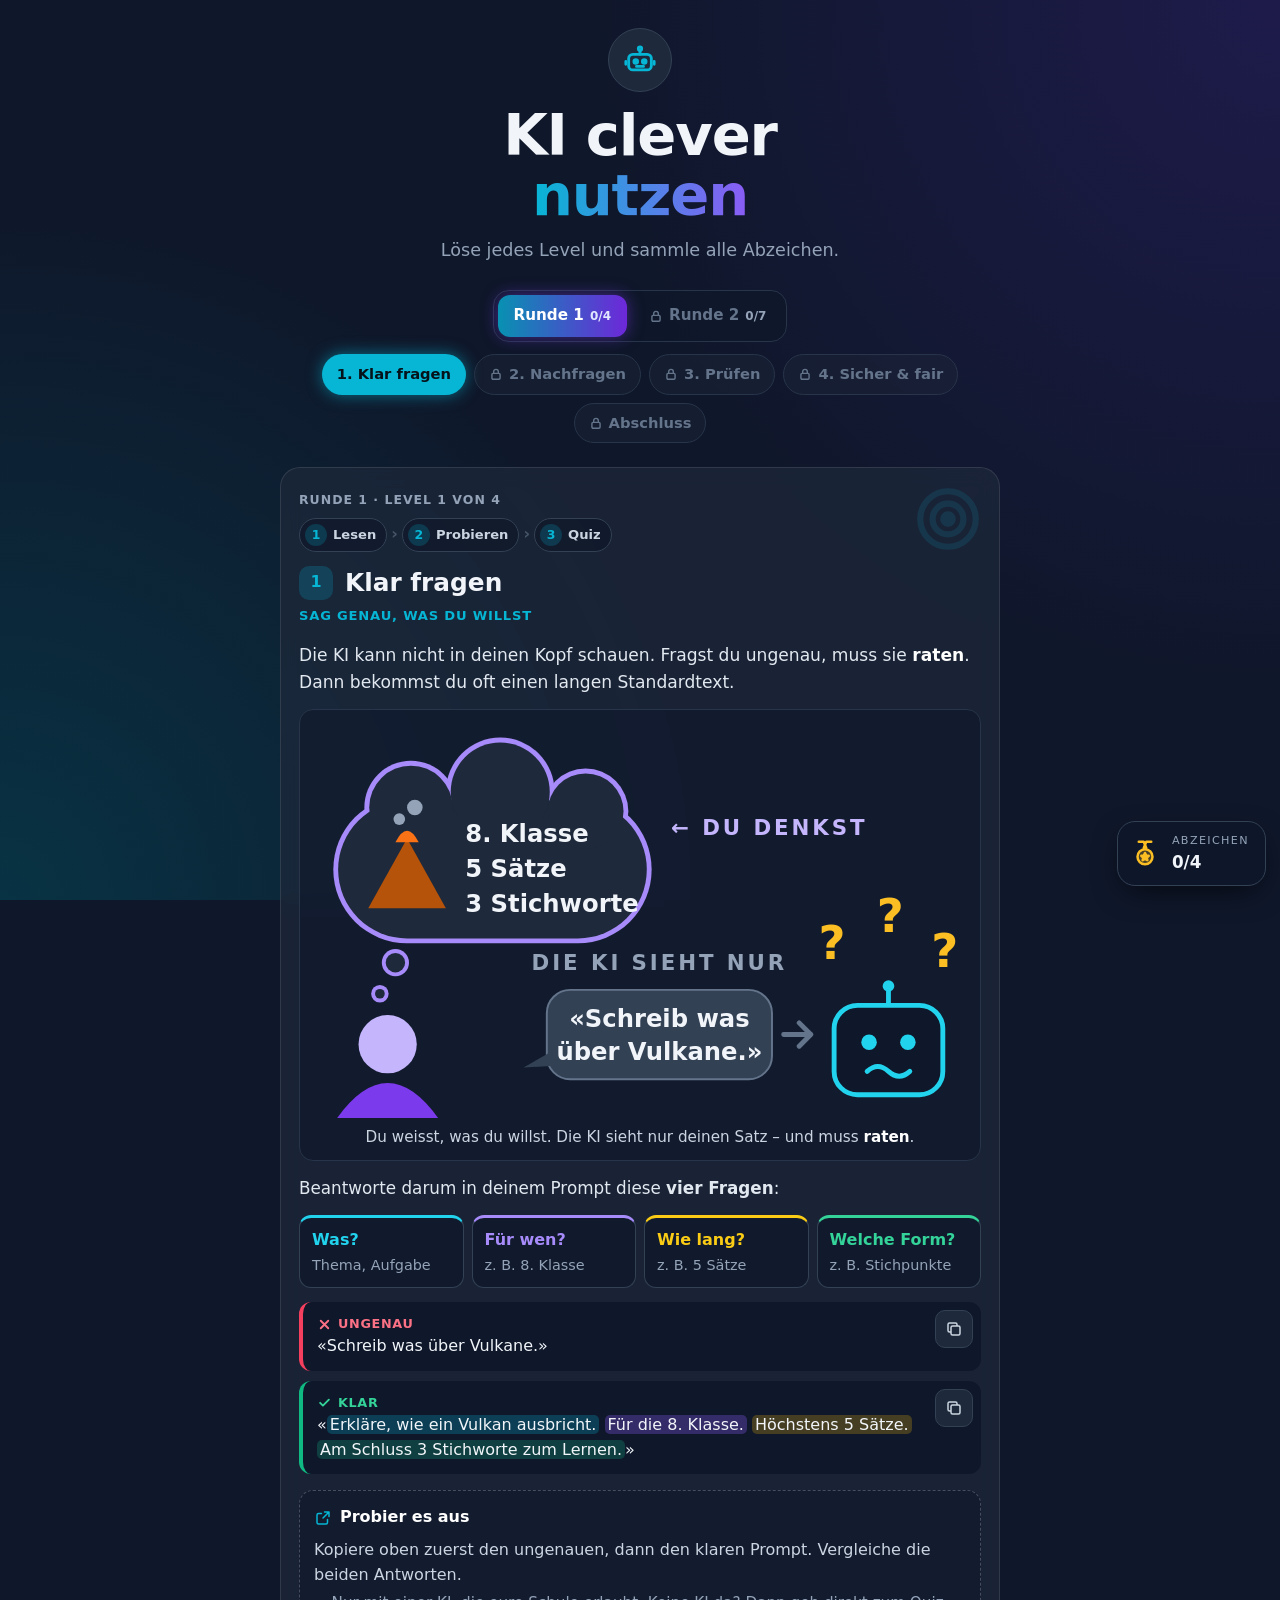
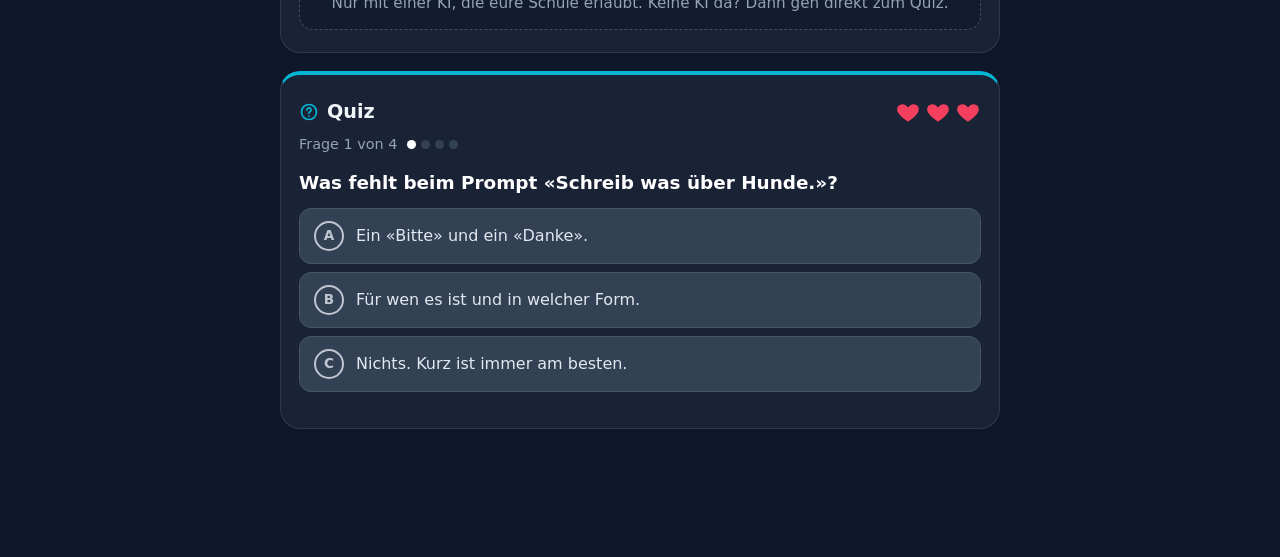
<file: index.html>
<!doctype html>
<html lang="de-CH">
<head>
<meta charset="utf-8">
<meta name="viewport" content="width=device-width, initial-scale=1">
<title>KI clever nutzen</title>
<meta http-equiv="refresh" content="0; url=ki/">
<script>location.replace("ki/" + location.hash);</script>
<style>body{margin:0;min-height:100vh;display:grid;place-items:center;background:#0f172a;color:#f1f5f9;font-family:system-ui,sans-serif}a{color:#67e8f9}</style>
</head>
<body>
<p>Weiter zu <a href="ki/">KI clever nutzen</a> …</p>
</body>
</html>
</file>
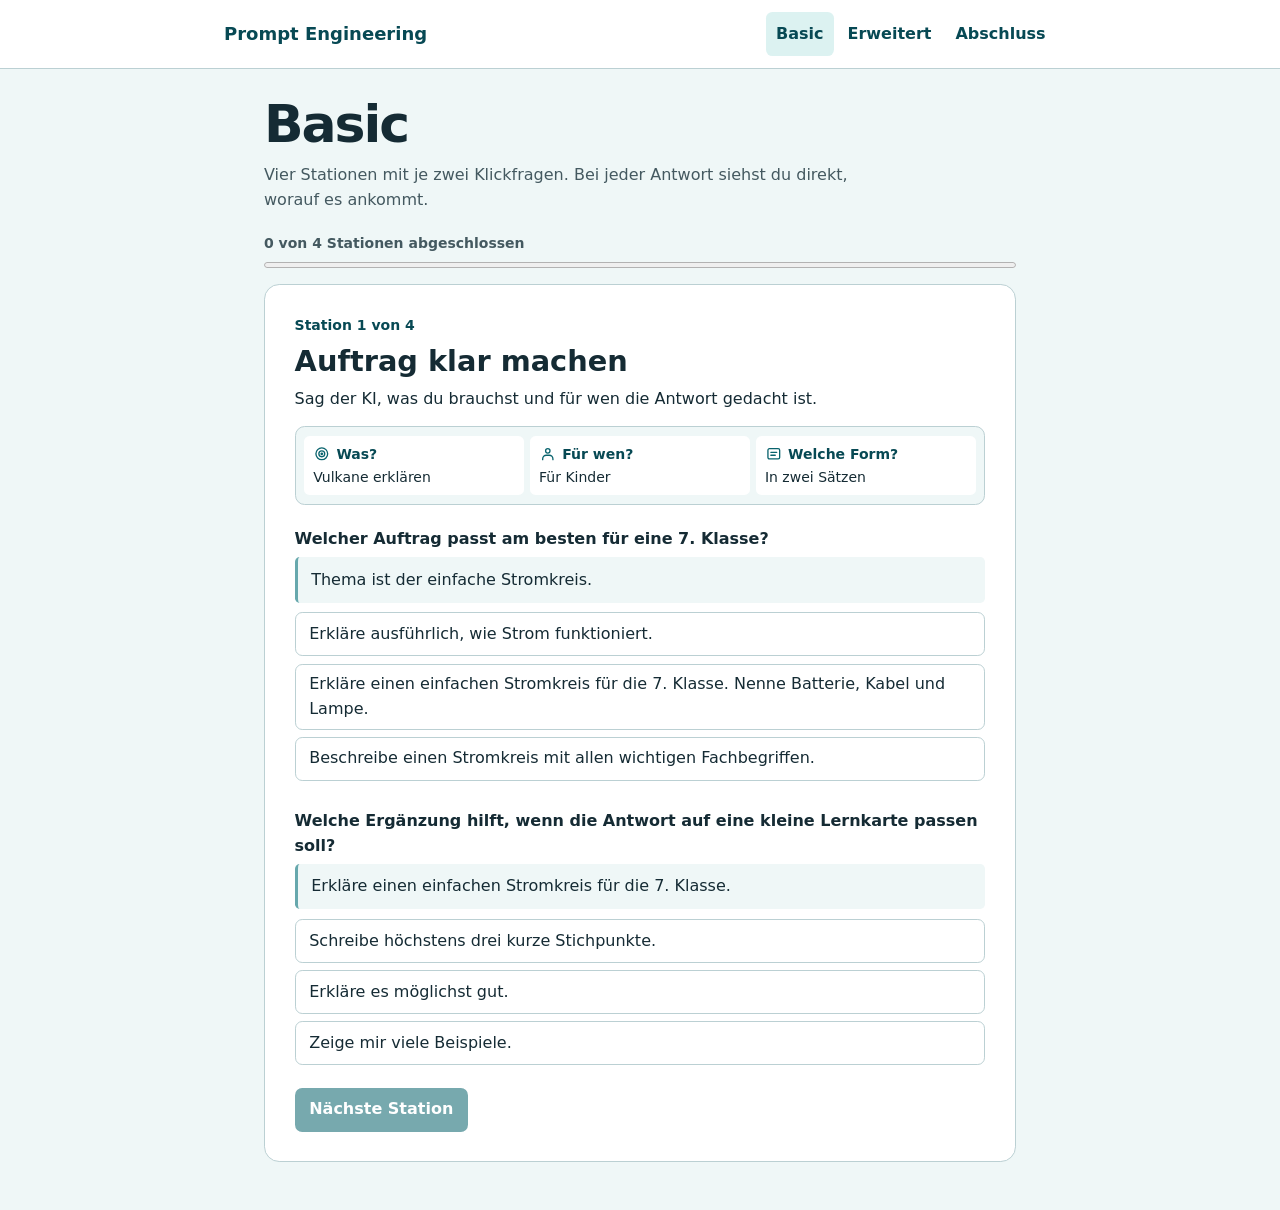
<file: gpt/index.html>
<!doctype html>
<html lang="de-CH">
<head>
  <meta charset="utf-8">
  <meta name="viewport" content="width=device-width, initial-scale=1">
  <title>Prompt Engineering · Basic</title>
  <link rel="stylesheet" href="assets/kurs.css">
  <script defer src="assets/kurs.js"></script>
  <script defer src="assets/abschluss.js"></script>
</head>
<body data-page="basic">
  <svg class="award-symbols" aria-hidden="true" focusable="false" width="0" height="0" xmlns="http://www.w3.org/2000/svg">
    <symbol id="award-auftrag" viewBox="0 0 24 24"><circle cx="12" cy="12" r="8"/><circle cx="12" cy="12" r="4"/><path d="M12 12h.01"/></symbol>
    <symbol id="award-beispiel" viewBox="0 0 24 24"><rect x="4" y="5" width="16" height="14" rx="2"/><path d="M8 10h2m3 0h3m-8 4h2m3 0h3"/></symbol>
    <symbol id="award-beleg" viewBox="0 0 24 24"><circle cx="10.5" cy="10.5" r="5.5"/><path d="m14.5 14.5 4 4m-10-8 1.5 1.5 2.5-3"/></symbol>
    <symbol id="award-antwort" viewBox="0 0 24 24"><path d="M20 15.5H8L4 19V7a2 2 0 0 1 2-2h12a2 2 0 0 1 2 2zM9 10.5l2 2 4-4"/></symbol>
  </svg>
  <div class="award-flight-layer" id="award-flight-layer" aria-hidden="true"></div>
  <a class="skip-link" href="#inhalt">Zum Inhalt</a>
  <header class="site-header">
    <div class="site-header-inner">
      <a class="site-name" href="index.html">Prompt Engineering</a>
      <nav aria-label="Lernbereiche">
        <a href="index.html" id="nav-basic" aria-current="page">Basic</a>
        <a href="erweitert.html">Erweitert</a>
        <a href="#abschluss" id="nav-abschluss">Abschluss</a>
      </nav>
    </div>
  </header>
  <main id="inhalt" tabindex="-1">
    <noscript><p class="notice">Aktiviere JavaScript, um die Stationen zu bearbeiten und das PDF zu erstellen.</p></noscript>
    <p id="storage-notice" class="notice" role="status" hidden>Dieser Browser kann deinen Fortschritt nicht speichern.</p>

    <section id="basic" aria-labelledby="basic-title">
      <header class="page-heading">
        <h1 id="basic-title">Basic</h1>
        <p>Vier Stationen mit je zwei Klickfragen. Bei jeder Antwort siehst du direkt, worauf es ankommt.</p>
      </header>
      <div class="progress-area">
        <label id="progress-label" for="course-progress">0 von 4 Stationen abgeschlossen</label>
        <progress id="course-progress" max="4" value="0"></progress>
      </div>
      <article class="panel" aria-labelledby="station-title">
        <p class="context-label" id="station-position"></p>
        <h2 id="station-title" tabindex="-1"></h2>
        <p id="station-intro"></p>
        <div id="station-example"></div>
        <div id="questions"></div>
        <div class="award station-award" id="station-award" hidden></div>
        <div class="actions">
          <button type="button" class="secondary" id="station-back">Zurück</button>
          <button type="button" id="station-next" disabled>Weiter</button>
        </div>
      </article>
    </section>

    <template id="station-example-1">
      <figure class="course-example" aria-label="Bausteine eines Beispielauftrags">
        <dl class="example-prompt">
          <div>
            <dt>
              <svg viewBox="0 0 24 24" aria-hidden="true" focusable="false"><circle cx="12" cy="12" r="8"/><circle cx="12" cy="12" r="4"/><circle cx="12" cy="12" r="1"/></svg>
              Was?
            </dt>
            <dd>Vulkane erklären</dd>
          </div>
          <div>
            <dt>
              <svg viewBox="0 0 24 24" aria-hidden="true" focusable="false"><circle cx="12" cy="8" r="3"/><path d="M5 20v-1a5 5 0 0 1 5-5h4a5 5 0 0 1 5 5v1"/></svg>
              Für wen?
            </dt>
            <dd>Für Kinder</dd>
          </div>
          <div>
            <dt>
              <svg viewBox="0 0 24 24" aria-hidden="true" focusable="false"><rect x="4" y="5" width="16" height="14" rx="2"/><path d="M8 10h8m-8 4h6"/></svg>
              Welche Form?
            </dt>
            <dd>In zwei Sätzen</dd>
          </div>
        </dl>
      </figure>
    </template>

    <template id="station-example-2">
      <figure class="course-example" aria-label="Zwei Beispiele mit demselben Aufbau">
        <table class="example-pattern">
          <thead><tr><th scope="col">Gemüse</th><th scope="col">Farbe</th></tr></thead>
          <tbody>
            <tr>
              <td>Tomate</td>
              <td><svg viewBox="0 0 24 24" aria-hidden="true" focusable="false"><circle cx="12" cy="12" r="7" fill="#b73536" stroke="none"/></svg>Rot</td>
            </tr>
            <tr>
              <td>Karotte</td>
              <td><svg viewBox="0 0 24 24" aria-hidden="true" focusable="false"><circle cx="12" cy="12" r="7" fill="#c2581b" stroke="none"/></svg>Orange</td>
            </tr>
          </tbody>
        </table>
      </figure>
    </template>

    <template id="station-example-3">
      <figure class="course-example example-comparison" aria-label="Beispiel für eine Aussage mit Beleg">
        <div class="example-card">
          <p class="example-label">Mitteilung</p>
          <p>«Das Training beginnt um <mark>16 Uhr</mark>.»</p>
        </div>
        <svg class="example-arrow" viewBox="0 0 24 24" aria-hidden="true" focusable="false"><path d="M4 12h15m-5-5 5 5-5 5"/></svg>
        <div class="example-card">
          <p class="example-label">Aussage der KI</p>
          <p>«Training ab <mark>16 Uhr</mark>.»</p>
        </div>
      </figure>
    </template>

    <template id="station-example-4">
      <figure class="course-example" aria-label="Beispiel für eine verbesserte Antwort">
        <ol class="example-revision" role="list">
          <li class="example-card">
            <p class="example-label"><svg viewBox="0 0 24 24" aria-hidden="true" focusable="false"><path d="M20 16H8l-4 4V7a2 2 0 0 1 2-2h12a2 2 0 0 1 2 2zM8 10h8"/></svg>Erste Antwort</p>
            <p>«Wasser verdunstet.»</p>
          </li>
          <li class="example-card example-instruction">
            <p class="example-label"><svg viewBox="0 0 24 24" aria-hidden="true" focusable="false"><path d="M20 16H8l-4 4V7a2 2 0 0 1 2-2h12a2 2 0 0 1 2 2zM12 8v5m-2.5-2.5h5"/></svg>Folgeauftrag</p>
            <p>«Gib ein Beispiel.»</p>
          </li>
          <li class="example-card">
            <p class="example-label"><svg viewBox="0 0 24 24" aria-hidden="true" focusable="false"><path d="M20 16H8l-4 4V7a2 2 0 0 1 2-2h12a2 2 0 0 1 2 2zM8.5 10.5l2.5 2.5 4.5-4.5"/></svg>Neue Antwort</p>
            <p>«Eine Pfütze wird kleiner, wenn Wasser daraus verdunstet.»</p>
          </li>
        </ol>
      </figure>
    </template>

    <template id="award-template">
      <span class="award-medal" aria-hidden="true">
        <svg viewBox="0 0 24 24" focusable="false"><use></use></svg>
      </span>
      <span class="award-copy">
        <span class="award-caption" hidden>Abzeichen verdient</span>
        <span class="award-name"></span>
      </span>
    </template>

    <section id="abschluss" aria-labelledby="abschluss-title" hidden>
      <header class="page-heading">
        <div class="completion-heading" id="completion-heading">
          <span class="completion-trophy" id="completion-trophy" aria-hidden="true" hidden>
            <svg viewBox="0 0 40 40" focusable="false">
              <path class="trophy-cup" d="M13 9h14v10a7 7 0 0 1-14 0z"/>
              <path d="M13 12H8v4a5 5 0 0 0 5 5m14-9h5v4a5 5 0 0 1-5 5m-7 5v6m-6 0h12"/>
              <path class="trophy-star" d="m20 12 1 2.5h2.7l-2.1 1.7.8 2.6-2.4-1.6-2.4 1.6.8-2.6-2.1-1.7H19z"/>
              <path class="trophy-sparks" d="M7 4v6M4 7h6m24 17v7m-3.5-3.5h7"/>
            </svg>
          </span>
          <div>
            <h1 id="abschluss-title" tabindex="-1">Abschluss</h1>
            <p id="abschluss-summary"></p>
          </div>
        </div>
        <ul class="completion-awards" id="completion-awards" aria-label="Deine Abzeichen" role="list" hidden></ul>
      </header>
      <section class="panel" id="abschluss-pending" hidden>
        <h2>Dein Fortschritt</h2>
        <p>Schliesse alle vier Stationen ab, um dein PDF herunterzuladen.</p>
        <a class="button" href="index.html">Weiter zu Basic</a>
      </section>
      <form class="panel" id="abschluss-form" hidden>
        <h2>Dein Abschluss-PDF</h2>
        <div class="form-grid">
          <label for="student-name">Vor- und Nachname
            <input id="student-name" name="student-name" type="text" maxlength="65" autocomplete="name" required>
          </label>
          <label for="student-class">Klasse
            <input id="student-class" name="student-class" type="text" maxlength="24" required>
          </label>
        </div>
        <p id="practice-summary"></p>
        <div class="actions">
          <button type="submit">Abschluss-PDF herunterladen</button>
          <a href="erweitert.html">Zum freiwilligen Praxisauftrag</a>
        </div>
        <p id="download-status" role="status" hidden></p>
      </form>
    </section>
  </main>
</body>
</html>
</file>
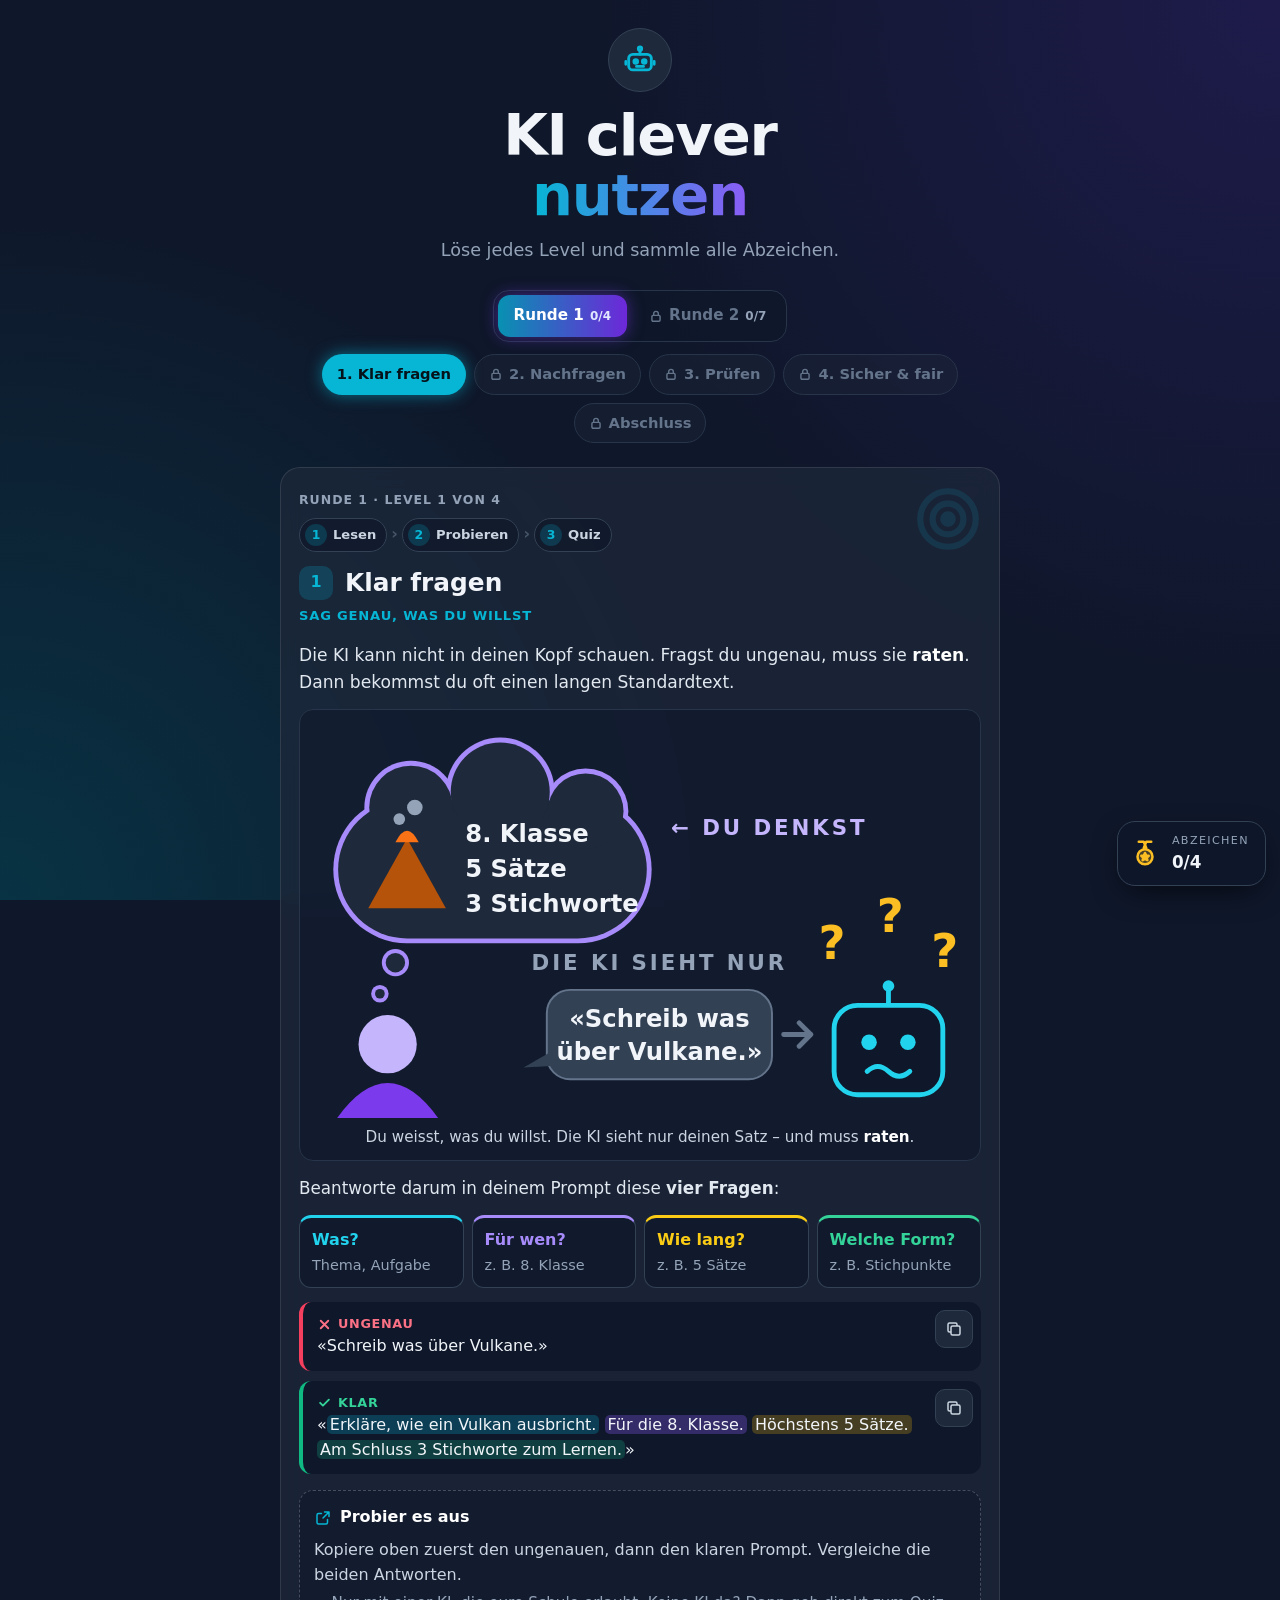
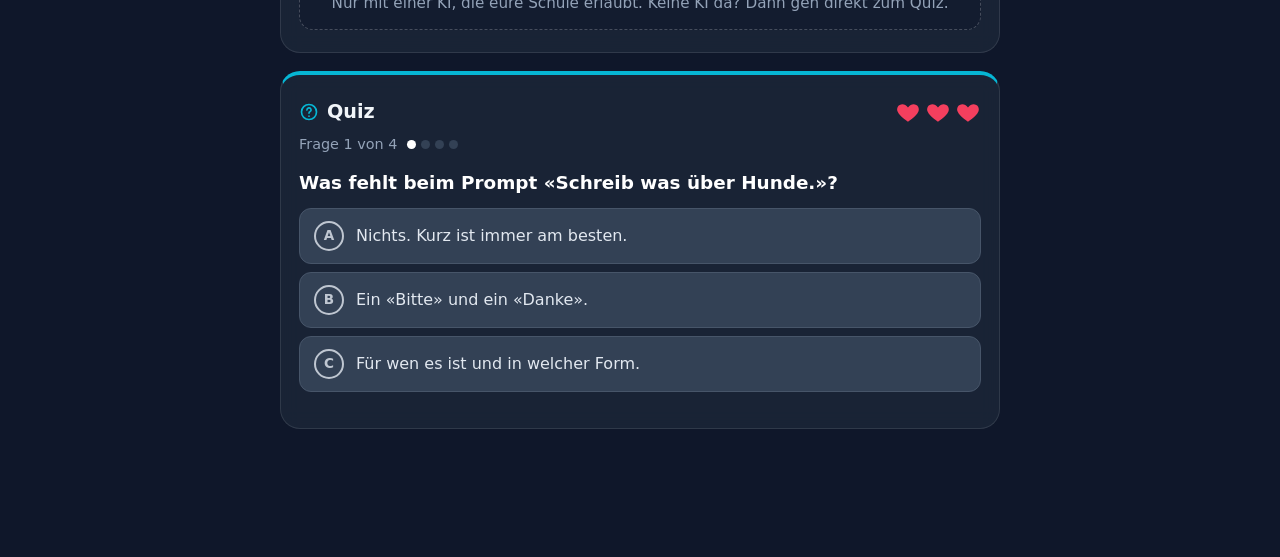
<file: ki/index.html>
<!doctype html>
<html lang="de-CH">
<head>
<meta charset="utf-8">
<meta name="viewport" content="width=device-width, initial-scale=1, viewport-fit=cover">
<meta name="theme-color" content="#0f172a">
<title>KI clever nutzen</title>
<style>
  :root {
    --bg: #0f172a;
    --card: rgba(30, 41, 59, 0.72);
    --line: rgba(255, 255, 255, 0.1);
    --text: #f1f5f9;
    --muted: #94a3b8;
    --soft: #cbd5e1;
    --ok: #10b981;
    --bad: #f43f5e;
    --gold: #fbbf24;
    --lc: #06b6d4;
    --lglow: rgba(6, 182, 212, 0.5);
  }
  * { box-sizing: border-box; }
  html { -webkit-text-size-adjust: 100%; }
  body {
    margin: 0;
    font-family: Inter, system-ui, -apple-system, "Segoe UI", Roboto, sans-serif;
    background-color: var(--bg);
    background-image:
      radial-gradient(circle at top right, #1e1b4b 0%, transparent 45%),
      radial-gradient(circle at bottom left, #083344 0%, transparent 45%);
    background-attachment: fixed;
    color: var(--text);
    line-height: 1.55;
    min-height: 100vh;
    padding: 28px 14px calc(110px + env(safe-area-inset-bottom));
  }
  body.modal-open { overflow: hidden; }
  button { font: inherit; color: inherit; }
  svg { display: block; }
  .wrap { max-width: 720px; margin: 0 auto; }

  /* Kopf */
  .hero { text-align: center; margin-bottom: 26px; }
  .hero-icon {
    width: 64px; height: 64px; border-radius: 50%;
    background: #1e293b; border: 1px solid #334155;
    display: inline-grid; place-items: center; color: #06b6d4;
  }
  .hero-icon svg { width: 34px; height: 34px; }
  h1 {
    font-size: clamp(2.3rem, 10vw, 3.6rem); line-height: 1.05;
    margin: 14px 0 10px; font-weight: 800; letter-spacing: -0.02em;
  }
  .grad {
    background: linear-gradient(90deg, #06b6d4, #8b5cf6);
    -webkit-background-clip: text; background-clip: text; color: transparent;
  }
  .hero p { color: var(--muted); font-size: 1.1rem; margin: 0; }

  /* Level-Navigation */
  .levels { display: flex; flex-wrap: wrap; justify-content: center; gap: 8px; margin: 0 0 24px; }
  .pill {
    font-size: 0.92rem; font-weight: 700; padding: 8px 14px; border-radius: 999px;
    border: 1px solid #334155; background: #1e293b; color: var(--soft);
    display: inline-flex; align-items: center; gap: 6px; cursor: pointer;
    transition: transform 0.15s, background 0.2s;
  }
  .pill svg { width: 14px; height: 14px; }
  .pill:active { transform: scale(0.96); }
  .pill.done svg { color: var(--ok); }
  .pill.locked { background: rgba(30, 41, 59, 0.4); color: #64748b; border-color: #273449; }
  .pill.active { background: var(--pc); color: #06121a; border-color: transparent; box-shadow: 0 0 16px var(--pg); }
  .pill.active svg { color: #06121a; }

  /* Karten */
  .card {
    background: var(--card); border: 1px solid var(--line); border-radius: 20px;
    padding: 22px 18px; margin-bottom: 18px; position: relative; overflow: hidden;
    -webkit-backdrop-filter: blur(10px); backdrop-filter: blur(10px);
  }
  .card-deco { position: absolute; top: 14px; right: 14px; color: var(--lc); opacity: 0.13; pointer-events: none; }
  .card-deco svg { width: 74px; height: 74px; }
  .level-head { display: flex; align-items: center; gap: 12px; margin: 0 0 4px; padding-right: 60px; }
  .num {
    flex: 0 0 auto; width: 34px; height: 34px; border-radius: 10px; display: grid; place-items: center;
    font-weight: 800; color: var(--lc); background: var(--lsoft);
  }
  h2 { font-size: 1.55rem; line-height: 1.2; margin: 0; }
  .tagline { color: var(--lc); font-weight: 700; text-transform: uppercase; letter-spacing: 0.06em; font-size: 0.82rem; margin: 6px 0 16px; }
  .learn p { margin: 0 0 12px; font-size: 1.07rem; color: #e2e8f0; }
  .learn strong { color: #fff; }

  /* Visuelle Beispiele */
  .chips { display: grid; grid-template-columns: repeat(2, 1fr); gap: 8px; margin: 14px 0; }
  .chip { border-radius: 12px; padding: 10px 12px; background: rgba(15, 23, 42, 0.7); border: 1px solid #334155; border-top: 3px solid var(--cc); }
  .chip b { display: block; color: var(--cc); font-size: 1rem; }
  .chip span { color: var(--muted); font-size: 0.9rem; }
  @media (min-width: 620px) { .chips { grid-template-columns: repeat(4, 1fr); } }

  .compare { display: grid; gap: 10px; margin: 14px 0; }
  .ex { border-radius: 12px; padding: 12px 14px; background: rgba(15, 23, 42, 0.85); border-left: 4px solid #475569; }
  .ex.bad { border-left-color: var(--bad); }
  .ex.good { border-left-color: var(--ok); }
  .ex-label { display: flex; align-items: center; gap: 6px; font-size: 0.8rem; font-weight: 800; text-transform: uppercase; letter-spacing: 0.05em; margin: 0 0 4px; }
  .ex.bad .ex-label { color: #fb7185; }
  .ex.good .ex-label { color: #34d399; }
  .ex-label svg { width: 15px; height: 15px; }
  .ex p { margin: 0; }
  .hl { border-radius: 5px; padding: 0 3px; box-decoration-break: clone; -webkit-box-decoration-break: clone; }
  .hl-was { background: rgba(6, 182, 212, 0.25); }
  .hl-wer { background: rgba(139, 92, 246, 0.3); }
  .hl-lang { background: rgba(234, 179, 8, 0.25); }
  .hl-form { background: rgba(16, 185, 129, 0.25); }

  .chat { display: grid; gap: 8px; margin: 14px 0; }
  .bubble { max-width: 88%; padding: 10px 13px; border-radius: 16px; font-size: 0.98rem; }
  .bubble small { display: block; font-size: 0.75rem; font-weight: 800; text-transform: uppercase; letter-spacing: 0.05em; opacity: 0.75; margin-bottom: 2px; }
  .bubble.ki { background: #1e293b; border: 1px solid #334155; border-bottom-left-radius: 4px; }
  .bubble.du { justify-self: end; background: rgba(139, 92, 246, 0.25); border: 1px solid rgba(139, 92, 246, 0.5); border-bottom-right-radius: 4px; }
  .bubble.ki.hard { color: var(--muted); }
  .bubble.ki.better { border-color: rgba(16, 185, 129, 0.55); }

  .phrases { display: flex; flex-wrap: wrap; gap: 6px; margin: 6px 0 14px; }
  .phrase { font-size: 0.9rem; padding: 6px 10px; border-radius: 999px; background: rgba(139, 92, 246, 0.15); border: 1px solid rgba(139, 92, 246, 0.4); }

  .steps { list-style: none; padding: 0; margin: 14px 0; display: grid; gap: 8px; }
  .steps li { display: flex; gap: 10px; align-items: flex-start; background: rgba(15, 23, 42, 0.7); border: 1px solid #334155; border-radius: 12px; padding: 10px 12px; }
  .steps .n { flex: 0 0 auto; width: 26px; height: 26px; border-radius: 50%; display: grid; place-items: center; font-weight: 800; font-size: 0.85rem; background: var(--lsoft); color: var(--lc); }

  .lights { display: grid; gap: 8px; margin: 14px 0; }
  @media (min-width: 620px) { .lights { grid-template-columns: repeat(3, 1fr); } }
  .light { border-radius: 12px; padding: 12px; background: rgba(15, 23, 42, 0.75); border: 1px solid #334155; border-top: 4px solid var(--cc); }
  .light b { display: flex; align-items: center; gap: 8px; color: var(--cc); }
  .light p { margin: 4px 0 0; font-size: 0.95rem; color: var(--soft); }
  .dot { width: 12px; height: 12px; border-radius: 50%; background: var(--cc); box-shadow: 0 0 10px var(--cc); flex: 0 0 auto; }

  .arrow { color: var(--muted); justify-self: center; }
  .arrow svg { width: 22px; height: 22px; transform: rotate(90deg); }
  .mono { white-space: pre-line; font-family: ui-monospace, SFMono-Regular, Menlo, Consolas, monospace; font-size: 0.92rem; }

  /* Probier es aus */
  .try { margin-top: 16px; border-radius: 14px; border: 1px dashed rgba(255, 255, 255, 0.22); padding: 14px; background: rgba(15, 23, 42, 0.5); }
  .try-title { display: flex; align-items: center; gap: 8px; font-weight: 800; margin: 0 0 8px; color: #fff; }
  .try-title svg { width: 18px; height: 18px; color: var(--lc); }
  .prompt-box { position: relative; background: #0b1222; border-left: 4px solid var(--lc); border-radius: 0 10px 10px 0; padding: 12px 48px 12px 14px; white-space: pre-line; }
  .copy {
    position: absolute; top: 6px; right: 6px; width: 38px; height: 38px; border-radius: 10px;
    border: 1px solid #334155; background: #1e293b; color: var(--soft); display: grid; place-items: center; cursor: pointer;
  }
  .copy svg { width: 18px; height: 18px; }
  .try-hint { margin: 8px 0 0; color: var(--muted); font-size: 0.92rem; }
  .try-hint.solo { margin-top: 0; color: var(--soft); font-size: 1rem; }
  .try-hint.note { margin-top: 4px; }
  .copyable { position: relative; padding-right: 54px; scroll-margin-top: 12px; }
  .bubble.copyable { padding-right: 52px; }
  .copyable > .copy { top: 8px; right: 8px; }
  button.phrase { font: inherit; font-size: 0.9rem; color: inherit; cursor: pointer; display: inline-flex; align-items: center; gap: 6px; }
  button.phrase svg { width: 14px; height: 14px; opacity: 0.75; flex: 0 0 auto; }
  button.phrase:active { transform: scale(0.97); }

  /* Quiz */
  .quiz { border-top: 4px solid var(--lc); }
  .quiz-top { display: flex; justify-content: space-between; align-items: center; gap: 10px; margin-bottom: 6px; }
  .quiz-title { display: flex; align-items: center; gap: 8px; font-weight: 800; font-size: 1.2rem; margin: 0; }
  .quiz-title svg { width: 20px; height: 20px; color: var(--lc); }
  .hearts { display: flex; gap: 4px; }
  .heart { width: 26px; height: 26px; color: var(--bad); transition: transform 0.3s, opacity 0.3s, color 0.3s; }
  .heart.lost { color: #334155; }
  .heart.pop { animation: heartLoss 0.6s ease; }
  @keyframes heartLoss { 0% { transform: scale(1); } 30% { transform: scale(1.35) rotate(-10deg); } 60% { transform: scale(0.8) rotate(8deg); } 100% { transform: scale(1); } }
  .qprog { display: flex; align-items: center; gap: 10px; color: var(--muted); font-size: 0.9rem; margin: 0 0 14px; }
  .dots { display: flex; gap: 5px; }
  .dots i { width: 9px; height: 9px; border-radius: 50%; background: #334155; }
  .dots i.on { background: var(--lc); }
  .dots i.now { background: #fff; }
  .qtext { font-size: 1.15rem; font-weight: 700; margin: 0 0 10px; color: #fff; }
  .ctx { white-space: pre-line; background: rgba(15, 23, 42, 0.85); border-left: 4px solid #64748b; border-radius: 0 10px 10px 0; padding: 10px 12px; margin: 0 0 12px; color: #e2e8f0; }
  .opts { display: grid; gap: 8px; }
  .opt {
    display: flex; align-items: center; gap: 12px; width: 100%; text-align: left; cursor: pointer;
    padding: 12px 14px; border-radius: 12px; border: 1px solid #475569; background: #334155; color: #e2e8f0;
    font-size: 1rem; line-height: 1.4; transition: transform 0.12s, background 0.2s, border-color 0.2s;
  }
  .opt:active { transform: scale(0.985); }
  .letter { flex: 0 0 auto; width: 30px; height: 30px; border-radius: 50%; border: 2px solid currentColor; display: grid; place-items: center; font-weight: 800; font-size: 0.85rem; opacity: 0.8; }
  .opt.wrong { background: rgba(244, 63, 94, 0.15); border-color: var(--bad); color: #fda4af; cursor: default; }
  .opt.right { background: rgba(16, 185, 129, 0.18); border-color: var(--ok); color: #6ee7b7; }
  .opt.dim { opacity: 0.35; cursor: default; }
  .opt.shake { animation: shake 0.4s; }
  @keyframes shake { 0%, 100% { transform: translateX(0); } 25% { transform: translateX(-6px); } 75% { transform: translateX(6px); } }
  .fb, .btn-row, #quiz { scroll-margin-bottom: 104px; scroll-margin-top: 12px; }
  .fb { margin-top: 12px; padding: 12px 14px; border-radius: 12px; font-size: 1rem; }
  .fb:empty { display: none; }
  .fb.ok { background: rgba(16, 185, 129, 0.12); border: 1px solid rgba(16, 185, 129, 0.4); color: #a7f3d0; }
  .fb.no { background: rgba(244, 63, 94, 0.1); border: 1px solid rgba(244, 63, 94, 0.4); color: #fecdd3; }
  .fb b { color: #fff; }

  .btn {
    display: inline-flex; align-items: center; justify-content: center; gap: 8px; cursor: pointer;
    border: 0; border-radius: 12px; padding: 13px 22px; font-weight: 800; font-size: 1rem; color: #fff;
    background: linear-gradient(90deg, #0891b2, #7c3aed); box-shadow: 0 8px 24px -10px rgba(124, 58, 237, 0.8);
  }
  .btn svg { width: 18px; height: 18px; }
  .btn.ghost { background: #334155; box-shadow: none; border: 1px solid #475569; }
  .btn-row { display: flex; justify-content: flex-end; margin-top: 14px; }
  .done-box { text-align: center; padding: 8px 0 4px; }
  .done-box p { color: var(--soft); margin: 10px 0 16px; }

  /* Abzeichen */
  .medal {
    width: 92px; height: 92px; border-radius: 50%; display: grid; place-items: center; margin: 0 auto;
    background: radial-gradient(circle at 35% 30%, #334155, #0f172a); border: 3px solid var(--mc); color: var(--mc);
    box-shadow: 0 0 26px var(--mg);
  }
  .medal svg { width: 44px; height: 44px; }
  .medal.sm { width: 56px; height: 56px; border-width: 2px; box-shadow: 0 0 14px var(--mg); }
  .medal.sm svg { width: 26px; height: 26px; }
  .medal.off { --mc: #475569; --mg: transparent; opacity: 0.5; }

  /* Inventar-Knopf */
  .inv-btn {
    position: fixed; right: 14px; bottom: calc(14px + env(safe-area-inset-bottom)); z-index: 20; cursor: pointer;
    display: flex; align-items: center; gap: 12px; padding: 10px 16px 10px 12px; border-radius: 18px;
    background: rgba(15, 23, 42, 0.92); border: 1px solid #334155; box-shadow: 0 10px 30px -8px rgba(0, 0, 0, 0.7);
    -webkit-backdrop-filter: blur(8px); backdrop-filter: blur(8px);
  }
  .inv-btn > svg { width: 30px; height: 30px; color: var(--gold); }
  .inv-btn small { display: block; font-size: 0.7rem; letter-spacing: 0.12em; text-transform: uppercase; color: var(--muted); text-align: left; }
  .inv-btn b { display: block; font-size: 1.05rem; text-align: left; }
  .inv-btn.bump { animation: bump 0.6s ease; }
  @keyframes bump { 40% { transform: scale(1.12); } }

  /* Modal */
  .modal { position: fixed; inset: 0; z-index: 50; display: grid; place-items: center; padding: 18px; background: rgba(2, 6, 23, 0.78); -webkit-backdrop-filter: blur(4px); backdrop-filter: blur(4px); }
  .modal[hidden] { display: none; }
  .sheet {
    width: min(100%, 460px); max-height: calc(100vh - 36px); overflow: auto; text-align: center;
    background: #111a2e; border: 1px solid #334155; border-radius: 22px; padding: 26px 20px 22px;
    animation: sheetIn 0.35s cubic-bezier(0.2, 0.9, 0.3, 1.2);
  }
  @keyframes sheetIn { from { transform: translateY(24px) scale(0.96); opacity: 0; } }
  .sheet h3 { font-size: 1.6rem; margin: 16px 0 6px; }
  .sheet p { color: var(--soft); margin: 0 0 18px; }
  .sheet .btn { width: 100%; }
  .sheet .btn + .btn { margin-top: 10px; }
  .pop { animation: medalPop 0.9s cubic-bezier(0.2, 0.9, 0.3, 1.4); }
  @keyframes medalPop { 0% { transform: scale(0) rotate(-30deg); } 70% { transform: scale(1.15) rotate(6deg); } 100% { transform: scale(1); } }
  .eyebrow { font-size: 0.78rem; letter-spacing: 0.14em; text-transform: uppercase; color: var(--gold); font-weight: 800; }
  .grid-badges { display: grid; grid-template-columns: repeat(3, 1fr); gap: 12px; margin: 18px 0; }
  .grid-badges div { display: grid; gap: 6px; justify-items: center; font-size: 0.78rem; font-weight: 700; color: var(--soft); }
  .reset { background: none; border: 0; color: #64748b; font-size: 0.85rem; text-decoration: underline; cursor: pointer; margin-top: 14px; }
  .reset.armed { color: var(--bad); }

  /* Abschluss */
  .cert { text-align: center; border: 2px solid rgba(251, 191, 36, 0.45); background: linear-gradient(160deg, rgba(30, 41, 59, 0.9), rgba(15, 23, 42, 0.9)); }
  .cert .trophy { color: var(--gold); width: 72px; height: 72px; margin: 4px auto 0; filter: drop-shadow(0 0 14px rgba(251, 191, 36, 0.6)); }
  .cert h2 { font-size: 1.9rem; margin: 10px 0 4px; }
  .cert .who { font-size: 1.35rem; font-weight: 800; color: #fff; margin: 14px 0 4px; min-height: 1.6em; }
  .cert .what { color: var(--soft); margin: 0 0 6px; }
  .cert .date { color: var(--muted); font-size: 0.9rem; }
  .cert-badges { display: flex; flex-wrap: wrap; justify-content: center; gap: 12px; margin: 18px 0 6px; }
  .name-field { display: grid; gap: 6px; text-align: left; font-weight: 700; margin-bottom: 14px; }
  .name-field input { font: inherit; font-size: 1.05rem; padding: 12px 14px; border-radius: 12px; border: 1px solid #475569; background: #0b1222; color: #fff; }
  .note { color: var(--muted); font-size: 0.95rem; text-align: center; }

  /* Sammelkarte */
  @property --ang { syntax: "<angle>"; initial-value: 0deg; inherits: false; }
  .bscene { position: relative; width: 210px; height: 292px; margin: 6px auto 4px; perspective: 900px; }
  .brays {
    position: absolute; left: 50%; top: 50%; width: 480px; height: 480px; margin: -240px 0 0 -240px; border-radius: 50%;
    background: repeating-conic-gradient(from 0deg, var(--mg) 0deg 5deg, transparent 5deg 20deg);
    -webkit-mask: radial-gradient(circle, #000 16%, transparent 60%); mask: radial-gradient(circle, #000 16%, transparent 60%);
    opacity: 0.6; pointer-events: none; animation: spin 20s linear infinite;
  }
  @keyframes spin { to { transform: rotate(360deg); } }
  .bfloat { width: 100%; height: 100%; transform-style: preserve-3d; animation: sway 5.5s ease-in-out infinite; }
  @keyframes sway { 0%, 100% { transform: translateY(0) rotateY(-8deg) rotateX(3deg); } 50% { transform: translateY(-8px) rotateY(8deg) rotateX(-3deg); } }
  .bcard {
    --rx: 0deg; --ry: 0deg; --flip: 0deg; --px: 50%; --py: 50%;
    position: relative; width: 100%; height: 100%; transform-style: preserve-3d; cursor: pointer; outline: none;
    transform: rotateX(var(--rx)) rotateY(calc(var(--ry) + var(--flip)));
    transition: transform 0.55s cubic-bezier(0.2, 0.8, 0.2, 1);
  }
  .bcard.flipped { --flip: 180deg; }
  .bcard:focus-visible .bfront, .bcard:focus-visible .bback { outline: 3px solid #67e8f9; outline-offset: 3px; }
  .bscene.reveal .bcard { animation: reveal 1.9s cubic-bezier(0.15, 0.75, 0.25, 1) both; }
  .bscene.live .bcard { animation: none; }
  @keyframes reveal {
    0% { transform: translateY(70px) scale(0.3) rotateY(180deg); opacity: 0; }
    12% { opacity: 1; }
    100% { transform: translateY(0) scale(1) rotateY(720deg); opacity: 1; }
  }
  .bface {
    position: absolute; inset: 0; border-radius: 18px; overflow: hidden;
    -webkit-backface-visibility: hidden; backface-visibility: hidden;
    border: 3px solid transparent;
    box-shadow: 0 0 34px var(--mg), 0 22px 40px -12px rgba(0, 0, 0, 0.8);
  }
  .bfront {
    display: flex; flex-direction: column; align-items: center; padding: 12px 12px 14px; text-align: center;
    background:
      radial-gradient(120% 70% at 50% 0%, var(--mg) 0%, transparent 60%) padding-box,
      linear-gradient(165deg, #1e293b, #0a1020) padding-box,
      conic-gradient(from var(--ang), var(--mc), #fde68a, #ffffff, var(--mc), #fbbf24, var(--mc)) border-box;
    animation: ang 4s linear infinite;
  }
  @keyframes ang { to { --ang: 360deg; } }
  .btop { width: 100%; display: flex; justify-content: space-between; font-size: 0.66rem; font-weight: 800; letter-spacing: 0.14em; text-transform: uppercase; color: #fde68a; }
  .bmedal {
    width: 104px; height: 104px; border-radius: 50%; display: grid; place-items: center; margin: 22px 0 14px; color: var(--mc);
    background: radial-gradient(circle at 35% 30%, #3b4a63, #0b1222 70%); border: 3px solid var(--mc);
    box-shadow: 0 0 0 5px rgba(251, 191, 36, 0.28), 0 0 30px var(--mg), inset 0 0 18px rgba(0, 0, 0, 0.6);
  }
  .bmedal svg { width: 50px; height: 50px; filter: drop-shadow(0 0 8px var(--mg)); }
  .bname { font-size: 1.3rem; font-weight: 800; color: #fff; margin: 0; line-height: 1.2; }
  .blevel { font-size: 0.8rem; color: var(--muted); margin: 3px 0 0; }
  .bstars { display: flex; gap: 4px; margin-top: auto; }
  .star { width: 24px; height: 24px; color: #334155; }
  .star.on { color: var(--gold); filter: drop-shadow(0 0 6px rgba(251, 191, 36, 0.8)); }
  .bholo {
    position: absolute; inset: 0; pointer-events: none; mix-blend-mode: color-dodge; opacity: 0.55;
    background: linear-gradient(125deg, transparent 20%, rgba(255, 0, 170, 0.22) 34%, rgba(0, 229, 255, 0.22) 48%, rgba(255, 230, 0, 0.22) 62%, transparent 78%);
    background-size: 260% 260%; background-position: var(--px) var(--py); transition: background-position 0.2s;
  }
  .bshine {
    position: absolute; top: -50%; bottom: -50%; left: -50%; width: 200%; pointer-events: none;
    background: linear-gradient(105deg, transparent 42%, rgba(255, 255, 255, 0.5) 50%, transparent 58%);
    transform: translateX(-75%); animation: shine 3.4s ease-in-out 1.8s infinite;
  }
  @keyframes shine { 0% { transform: translateX(-75%); } 40%, 100% { transform: translateX(75%); } }
  .bback {
    transform: rotateY(180deg); display: grid; place-items: center;
    background:
      repeating-linear-gradient(45deg, rgba(255, 255, 255, 0.045) 0 10px, transparent 10px 20px) padding-box,
      radial-gradient(circle at 50% 45%, var(--mg), transparent 65%) padding-box,
      linear-gradient(160deg, #1e1b4b, #0a1020) padding-box,
      conic-gradient(from var(--ang), var(--mc), #fde68a, #ffffff, var(--mc), #fbbf24, var(--mc)) border-box;
    animation: ang 4s linear infinite;
  }
  .bbackin { display: grid; justify-items: center; gap: 10px; color: #fff; font-weight: 800; font-size: 1.25rem; line-height: 1.1; text-align: center; }
  .bbackin svg { width: 70px; height: 70px; color: var(--mc); filter: drop-shadow(0 0 12px var(--mg)); }
  .bsparks { position: absolute; inset: -26px; pointer-events: none; }
  .spark { position: absolute; width: 18px; height: 18px; color: #fff; filter: drop-shadow(0 0 6px #fde68a); animation: twinkle 2.4s ease-in-out infinite; transform: scale(0); }
  @keyframes twinkle { 0%, 100% { transform: scale(0) rotate(0deg); opacity: 0; } 50% { transform: scale(1) rotate(90deg); opacity: 1; } }
  .award-title { font-size: 1.5rem; margin: 26px 0 4px; }
  .card-hint { color: var(--muted); font-size: 0.85rem; margin: 2px 0 14px; }

  /* Mini-Karten */
  .minis { display: grid; grid-template-columns: repeat(3, 1fr); gap: 10px; margin: 16px 0 18px; }
  .mini {
    position: relative; aspect-ratio: 3 / 4; border-radius: 12px; overflow: hidden; cursor: pointer; padding: 6px;
    display: flex; flex-direction: column; align-items: center; justify-content: center; gap: 4px; text-align: center;
    border: 2px solid transparent;
    background: linear-gradient(165deg, #1e293b, #0a1020) padding-box, linear-gradient(135deg, var(--mc), #fde68a, var(--mc)) border-box;
    box-shadow: 0 0 16px var(--mg); color: var(--mc); transition: transform 0.15s;
  }
  .mini:active { transform: scale(0.96); }
  .mini > svg { width: 30px; height: 30px; filter: drop-shadow(0 0 6px var(--mg)); }
  .mini .mname { font-size: 0.7rem; font-weight: 800; color: #fff; line-height: 1.15; overflow-wrap: anywhere; hyphens: auto; }
  .mini .mstars { display: flex; gap: 1px; }
  .mini .star { width: 12px; height: 12px; }
  .mini::after {
    content: ""; position: absolute; top: -50%; bottom: -50%; left: -50%; width: 200%; pointer-events: none;
    background: linear-gradient(105deg, transparent 42%, rgba(255, 255, 255, 0.45) 50%, transparent 58%);
    transform: translateX(-75%); animation: shine 4s ease-in-out infinite; animation-delay: var(--d, 0s);
  }
  .mini.off { cursor: default; background: rgba(15, 23, 42, 0.7); border: 2px solid #273449; box-shadow: none; color: #475569; }
  .mini.off::after { display: none; }
  .mini.off .mname { color: #64748b; }
  .cert-badges .mini { width: 58px; padding: 4px; }
  .cert-badges .mini > svg { width: 24px; height: 24px; }
  .cert-badges .mini .mname { display: none; }
  .cert-badges .mini .star { width: 10px; height: 10px; }
  .done-box .mini { width: 112px; margin: 0 auto; }
  .done-box .mini > svg { width: 40px; height: 40px; }
  .done-box .mini .mname { font-size: 0.8rem; }
  .done-box .mini .star { width: 15px; height: 15px; }

  /* Runden */
  .rounds { display: flex; justify-content: center; gap: 6px; margin: 0 auto 12px; padding: 4px; border-radius: 16px; background: rgba(15, 23, 42, 0.7); border: 1px solid #273449; width: max-content; max-width: 100%; }
  .round { display: inline-flex; align-items: center; gap: 6px; border: 0; background: none; cursor: pointer; font-weight: 800; font-size: 0.95rem; padding: 9px 16px; border-radius: 12px; color: var(--soft); }
  .round svg { width: 14px; height: 14px; }
  .round small { font-weight: 700; font-size: 0.75rem; color: var(--muted); }
  .round.active { background: linear-gradient(90deg, #0891b2, #6d28d9); color: #fff; box-shadow: 0 0 16px rgba(124, 58, 237, 0.5); }
  .round.active small { color: #e0e7ff; }
  .round.r2.active { background: linear-gradient(90deg, #6d28d9, #db2777); }
  .round.locked { color: #64748b; }
  .where { margin: 0 0 8px; font-size: 0.78rem; font-weight: 800; letter-spacing: 0.08em; text-transform: uppercase; color: var(--muted); }
  .r2card { border-color: rgba(196, 181, 253, 0.25); }

  /* Serie 2: silber-violetter Rahmen */
  .s2 .bfront {
    background:
      radial-gradient(120% 70% at 50% 0%, var(--mg) 0%, transparent 60%) padding-box,
      linear-gradient(165deg, #241b4b, #0a1020) padding-box,
      conic-gradient(from var(--ang), var(--mc), #c4b5fd, #ffffff, #67e8f9, var(--mc), #f0abfc, var(--mc)) border-box;
  }
  .s2 .bback {
    background:
      repeating-linear-gradient(-45deg, rgba(255, 255, 255, 0.05) 0 8px, transparent 8px 16px) padding-box,
      radial-gradient(circle at 50% 45%, var(--mg), transparent 65%) padding-box,
      linear-gradient(160deg, #3b0764, #0a1020) padding-box,
      conic-gradient(from var(--ang), var(--mc), #c4b5fd, #ffffff, #67e8f9, var(--mc), #f0abfc, var(--mc)) border-box;
  }
  .s2 .btop { color: #ddd6fe; }
  .s2 .bmedal { box-shadow: 0 0 0 5px rgba(196, 181, 253, 0.35), 0 0 30px var(--mg), inset 0 0 18px rgba(0, 0, 0, 0.6); }
  .s2 .bholo { opacity: 0.8; }
  .bbackin small { font-size: 0.72rem; letter-spacing: 0.16em; text-transform: uppercase; color: var(--muted); }
  .mini.s2 { background: linear-gradient(165deg, #241b4b, #0a1020) padding-box, linear-gradient(135deg, var(--mc), #c4b5fd, #e0f2fe, var(--mc)) border-box; }
  .minis { grid-template-columns: repeat(var(--cols, 3), 1fr); }
  .series-title { display: flex; justify-content: space-between; align-items: baseline; margin: 18px 2px -6px; font-weight: 800; color: #fde68a; text-align: left; font-size: 0.85rem; letter-spacing: 0.1em; text-transform: uppercase; }
  .series-title.s2 { color: #ddd6fe; }
  .series-title span { color: var(--muted); letter-spacing: 0; }
  .series-locked { display: flex; align-items: center; gap: 8px; justify-content: center; margin: 16px 0 18px !important; padding: 14px; border-radius: 12px; border: 1px dashed #334155; color: var(--muted) !important; font-size: 0.9rem; }
  .series-locked svg { width: 16px; height: 16px; flex: 0 0 auto; }

  /* Prompt-Baukasten */
  .builder { display: grid; gap: 12px; margin: 12px 0 4px; }
  .bplabel { display: block; font-size: 0.8rem; font-weight: 800; text-transform: uppercase; letter-spacing: 0.08em; color: var(--lc); margin-bottom: 6px; }
  .bchips { display: flex; flex-wrap: wrap; gap: 6px; }
  .bchip { cursor: pointer; padding: 8px 13px; border-radius: 999px; border: 1px solid #475569; background: #1e293b; color: var(--soft); font-weight: 600; font-size: 0.95rem; transition: transform 0.12s, background 0.2s; }
  .bchip:active { transform: scale(0.95); }
  .bchip[aria-pressed="true"] { background: var(--lc); border-color: transparent; color: #fff; box-shadow: 0 0 14px var(--lglow); }
  .sketch-wrap { margin: 6px 0 0; }
  .sketch-wrap figcaption { text-align: center; color: var(--muted); font-size: 0.82rem; margin-top: 6px; }
  #sketch { position: relative; height: 170px; border-radius: 14px; overflow: hidden; display: grid; place-items: center; border: 1px solid #334155; }
  #sketch .sk-main { font-size: 76px; line-height: 1; position: relative; z-index: 1; animation: bob 2.6s ease-in-out infinite; }
  #sketch .sk-act { position: absolute; z-index: 1; font-size: 40px; right: 26%; bottom: 18%; animation: bob 2.6s ease-in-out 0.4s infinite; }
  @keyframes bob { 50% { transform: translateY(-6px); } }
  #sketch::before, #sketch::after { content: ""; position: absolute; inset: 0; pointer-events: none; z-index: 2; }
  .wo-space { background: radial-gradient(1.5px 1.5px at 15% 25%, #fff, transparent), radial-gradient(1.5px 1.5px at 70% 15%, #fff, transparent), radial-gradient(1px 1px at 40% 70%, #fff, transparent), radial-gradient(1.5px 1.5px at 85% 60%, #fff, transparent), radial-gradient(1px 1px at 25% 85%, #fff, transparent), radial-gradient(circle at 30% 20%, #312e81, #020617 75%); }
  .wo-kitchen { background: linear-gradient(to top, #92400e 0 26%, #b45309 26% 29%, transparent 29%), repeating-linear-gradient(0deg, #cbd5e1 0 1px, transparent 1px 24px), repeating-linear-gradient(90deg, #cbd5e1 0 1px, transparent 1px 24px), #f1f5f9; }
  .wo-mountain { background: linear-gradient(#38bdf8, #bae6fd 78%, #86efac 78%); }
  #sketch .sk-bg { position: absolute; z-index: 0; line-height: 1; }
  .wo-space .sk-bg { top: 10%; right: 9%; font-size: 46px; }
  .wo-kitchen .sk-bg { top: 10%; left: 8%; font-size: 34px; }
  .wo-mountain .sk-bg { bottom: -18px; left: 50%; transform: translateX(-50%); font-size: 170px; }
  .stil-comic { border: 4px solid #0f172a; filter: saturate(1.5) contrast(1.15); }
  .stil-comic::before { background: radial-gradient(rgba(0, 0, 0, 0.22) 1.2px, transparent 1.6px) 0 0 / 7px 7px; }
  .stil-foto::after { background: radial-gradient(transparent 50%, rgba(0, 0, 0, 0.45)); }
  .stil-pixel::before { background: repeating-linear-gradient(0deg, rgba(0, 0, 0, 0.22) 0 2px, transparent 2px 10px), repeating-linear-gradient(90deg, rgba(0, 0, 0, 0.22) 0 2px, transparent 2px 10px); }
  .stil-pixel .sk-main, .stil-pixel .sk-act { filter: contrast(1.3) saturate(1.3); }

  /* Orientierung */
  .stepper { display: flex; align-items: center; flex-wrap: wrap; gap: 4px; margin: 0 0 14px; }
  .step { display: inline-flex; align-items: center; gap: 6px; cursor: pointer; font-size: 0.82rem; font-weight: 800; padding: 5px 10px 5px 5px; border-radius: 999px; background: rgba(15, 23, 42, 0.7); border: 1px solid #334155; color: var(--soft); }
  .step b { width: 22px; height: 22px; border-radius: 50%; display: grid; place-items: center; background: var(--lsoft); color: var(--lc); font-size: 0.78rem; }
  .step-sep { color: #475569; font-weight: 800; }
  #try-box, #level-card { scroll-margin-top: 12px; }
  .learn-line { margin: 14px 0 0; font-size: 1.05rem; color: #e2e8f0; }

  /* Illustrationen */
  .illu { margin: 14px 0; padding: 12px 10px 10px; border-radius: 14px; background: rgba(15, 23, 42, 0.6); border: 1px solid #273449; }
  .illu svg { width: 100%; height: auto; font-family: Inter, system-ui, sans-serif; }
  .illu figcaption { text-align: center; color: var(--soft); font-size: 0.95rem; margin-top: 8px; }
  .illu figcaption strong { color: #fff; }

  .meters { margin: 14px 0; padding: 14px; border-radius: 14px; background: rgba(15, 23, 42, 0.6); border: 1px solid #273449; display: grid; gap: 12px; }
  .meter { display: grid; grid-template-columns: 1fr auto; gap: 4px 10px; align-items: center; }
  .mlabel { grid-column: 1 / -1; font-weight: 700; font-size: 0.95rem; }
  .mbar { height: 16px; border-radius: 999px; background: #1e293b; border: 1px solid #334155; overflow: hidden; }
  .mbar i { display: block; height: 100%; width: 100%; background: linear-gradient(90deg, #22d3ee, #10b981); border-radius: 999px; animation: fillbar 1.2s ease-out; transform-origin: left; }
  @keyframes fillbar { from { transform: scaleX(0); } }
  .mbar.q i { background: repeating-linear-gradient(-45deg, #475569 0 8px, #334155 8px 16px); animation: none; }
  .mval { font-weight: 800; color: #34d399; min-width: 34px; text-align: center; }
  .mval.q { color: var(--gold); font-size: 1.3rem; animation: wobble 2s ease-in-out infinite; }
  @keyframes wobble { 50% { transform: rotate(14deg) scale(1.15); } }
  .mnote { margin: 0; color: var(--soft); text-align: center; }

  .ampel { position: relative; display: grid; grid-template-columns: 64px 1fr; column-gap: 14px; margin: 14px 0 0; }
  .ampel::before { content: ""; position: absolute; left: 0; top: 0; bottom: 0; width: 64px; border-radius: 20px; background: #0b1222; border: 2px solid #334155; }
  .lamp { position: relative; width: 42px; height: 42px; margin: 10px 11px; align-self: center; border-radius: 50%; display: grid; place-items: center; color: rgba(0, 0, 0, 0.55); font-weight: 900; font-size: 1.3rem; background: radial-gradient(circle at 35% 30%, #fff8 0 8%, var(--c) 30%); box-shadow: 0 0 18px var(--c); }
  .lamp svg { width: 22px; height: 22px; }
  .lamp.r { --c: #f43f5e; } .lamp.y { --c: #facc15; } .lamp.g { --c: #10b981; }
  .atext { align-self: center; padding: 8px 0; }
  .atext b { display: block; font-size: 1.02rem; }
  .atext span { color: var(--soft); font-size: 0.95rem; }

  .tone { margin: 14px 0; }
  .tone-tabs { display: grid; grid-template-columns: repeat(3, 1fr); gap: 6px; }
  .ttab { display: flex; flex-direction: column; align-items: center; gap: 2px; cursor: pointer; padding: 8px 6px; border-radius: 12px; border: 1px solid #475569; background: #1e293b; color: var(--soft); font-weight: 700; font-size: 0.92rem; }
  .ttab[aria-pressed="true"] { background: var(--lc); border-color: transparent; color: #fff; box-shadow: 0 0 14px var(--lglow); }
  .tone-prompt { margin: 12px 0 8px; font-size: 0.92rem; color: var(--muted); }
  .tone-prompt b { color: #fdba74; }
  .tone-msg { background: #0b1222; border-left: 4px solid var(--lc); border-radius: 0 12px 12px 0; padding: 12px 14px; font-size: 1.02rem; }
  .tone-msg small { display: block; font-size: 0.75rem; font-weight: 800; text-transform: uppercase; letter-spacing: 0.08em; color: var(--muted); margin-bottom: 4px; }
  .tone-msg.swap { animation: swapin 0.35s ease; }
  @keyframes swapin { from { opacity: 0; transform: translateY(6px); } }
  .tone mark, .tone-note mark { background: rgba(249, 115, 22, 0.25); color: #fff; border-radius: 4px; padding: 0 3px; }
  .tone-note { margin: 10px 0 0; font-size: 0.9rem; color: var(--muted); }

  .spot { margin: 14px 0; }
  .spot-svg { width: 100%; height: auto; border-radius: 14px; border: 3px solid #e2e8f0; cursor: crosshair; display: block; }
  .hot { fill: transparent; cursor: pointer; }
  .hot.found { fill: rgba(251, 191, 36, 0.15); stroke: #fbbf24; stroke-width: 4; stroke-dasharray: 8 5; animation: ring 1.2s linear infinite; }
  @keyframes ring { to { stroke-dashoffset: -26; } }
  .spot-bar { display: flex; justify-content: space-between; align-items: center; margin-top: 8px; font-weight: 800; }
  .spot-help { background: none; border: 1px solid #475569; color: var(--muted); border-radius: 999px; padding: 5px 12px; font-size: 0.82rem; cursor: pointer; }
  .spot-list { list-style: none; padding: 0; margin: 8px 0 0; display: grid; gap: 4px; }
  .spot-list li { display: flex; align-items: center; gap: 8px; color: #a7f3d0; }
  .spot-list svg { width: 16px; height: 16px; color: var(--ok); }
  .spot-msg { margin: 8px 0 0; color: var(--soft); min-height: 1.2em; }
  .spot-msg b { color: #fff; }

  .flow { margin: 10px 0 4px; display: grid; justify-items: center; gap: 10px; }
  .fnode { padding: 10px 14px; border-radius: 12px; background: #1e293b; border: 2px solid #475569; font-weight: 700; text-align: center; }
  .fsplit { position: relative; display: grid; grid-template-columns: 1fr 1fr; gap: 10px; width: 100%; }
  .fbranch { display: grid; justify-items: center; gap: 6px; }
  .fyes, .fno { display: inline-flex; align-items: center; gap: 4px; font-weight: 800; font-size: 0.85rem; }
  .fyes { color: #34d399; } .fno { color: #fb7185; }
  .fyes svg, .fno svg { width: 14px; height: 14px; }
  .fnode.ok { border-color: #10b981; background: rgba(16, 185, 129, 0.12); }
  .fnode.no { border-color: #f43f5e; background: rgba(244, 63, 94, 0.1); }

  /* Konfetti & Toast */
  .confetti { position: fixed; top: -12px; width: 9px; height: 14px; z-index: 60; pointer-events: none; border-radius: 2px; animation: fall linear forwards; }
  @keyframes fall { to { transform: translateY(110vh) rotate(720deg); opacity: 0.7; } }
  .toast {
    position: fixed; left: 50%; bottom: calc(92px + env(safe-area-inset-bottom)); z-index: 70; transform: translate(-50%, 20px);
    background: #f1f5f9; color: #0f172a; font-weight: 700; padding: 10px 16px; border-radius: 999px; opacity: 0;
    transition: opacity 0.25s, transform 0.25s; pointer-events: none; max-width: calc(100% - 28px); text-align: center;
  }
  .toast.show { opacity: 1; transform: translate(-50%, 0); }

  :focus-visible { outline: 3px solid #67e8f9; outline-offset: 2px; }
  @media (prefers-reduced-motion: reduce) {
    *, *::before, *::after { animation: none !important; transition: none !important; }
  }
</style>
</head>
<body>
<div class="wrap">
  <header class="hero">
    <div class="hero-icon" id="hero-icon"></div>
    <h1>KI clever<br><span class="grad">nutzen</span></h1>
    <p>Löse jedes Level und sammle alle Abzeichen.</p>
  </header>
  <div class="rounds" id="rounds" aria-label="Runden"></div>
  <nav class="levels" id="levels" aria-label="Levels"></nav>
  <main id="stage"></main>
</div>

<button class="inv-btn" id="inv-btn" type="button" aria-haspopup="dialog">
  <span id="inv-icon"></span>
  <span><small>Abzeichen</small><b id="inv-count">0/4</b></span>
</button>

<div class="modal" id="modal" hidden><div class="sheet" id="sheet" role="dialog" aria-modal="true" aria-labelledby="sheet-title"></div></div>
<div class="toast" id="toast" role="status" aria-live="polite"></div>

<script>
"use strict";

/* ---------- Icons ---------- */
const ICONS = {
  robot: '<svg viewBox="0 0 24 24" fill="none" stroke="currentColor" stroke-width="2" stroke-linecap="round" stroke-linejoin="round"><rect x="4" y="8" width="16" height="11" rx="3"/><path d="M12 8V5"/><circle cx="12" cy="4" r="1.2"/><path d="M2 13v2M22 13v2"/><circle cx="9" cy="13" r="1.3" fill="currentColor"/><circle cx="15" cy="13" r="1.3" fill="currentColor"/><path d="M9.5 16.5h5"/></svg>',
  lock: '<svg viewBox="0 0 24 24" fill="none" stroke="currentColor" stroke-width="2.4" stroke-linecap="round"><rect x="5" y="11" width="14" height="10" rx="2"/><path d="M8 11V8a4 4 0 0 1 8 0v3"/></svg>',
  check: '<svg viewBox="0 0 24 24" fill="none" stroke="currentColor" stroke-width="3" stroke-linecap="round" stroke-linejoin="round"><path d="m5 12.5 4.5 4.5L19 7.5"/></svg>',
  x: '<svg viewBox="0 0 24 24" fill="none" stroke="currentColor" stroke-width="3" stroke-linecap="round"><path d="M6 6l12 12M18 6 6 18"/></svg>',
  heart: '<svg viewBox="0 0 24 24" fill="currentColor"><path d="M12 21s-7.6-4.7-9.6-9.4C1 8.2 3.3 4.8 6.8 4.8c2 0 3.5 1.1 5.2 3 1.7-1.9 3.2-3 5.2-3 3.5 0 5.8 3.4 4.4 6.8C19.6 16.3 12 21 12 21z"/></svg>',
  broken: '<svg viewBox="0 0 24 24" fill="currentColor"><path d="M11 7.2C9.4 5.6 8.3 4.8 6.8 4.8 3.3 4.8 1 8.2 2.4 11.6 4 15.5 9.4 19.3 11.2 20.5L9.6 14l2.8-2.6L11 7.2z"/><path d="M13 7.4c1.6-1.7 2.7-2.6 4.2-2.6 3.5 0 5.8 3.4 4.4 6.8-1.6 3.8-6.7 7.6-8.6 8.8l1.4-5.9-2.9-2.8L13 7.4z"/></svg>',
  copy: '<svg viewBox="0 0 24 24" fill="none" stroke="currentColor" stroke-width="2" stroke-linejoin="round"><rect x="8" y="8" width="12" height="12" rx="2"/><path d="M16 8V6a2 2 0 0 0-2-2H6a2 2 0 0 0-2 2v8a2 2 0 0 0 2 2h2"/></svg>',
  medal: '<svg viewBox="0 0 24 24" fill="none" stroke="currentColor" stroke-width="2" stroke-linecap="round" stroke-linejoin="round"><path d="M7 3h4l2 5M17 3h-4l-2 5"/><circle cx="12" cy="15" r="6" fill="currentColor" fill-opacity=".25"/><path d="m12 12 .9 1.9 2.1.3-1.5 1.4.4 2.1-1.9-1-1.9 1 .4-2.1L9 14.2l2.1-.3z" fill="currentColor"/></svg>',
  trophy: '<svg viewBox="0 0 24 24" fill="none" stroke="currentColor" stroke-width="1.8" stroke-linecap="round" stroke-linejoin="round"><path d="M7 4h10v5a5 5 0 0 1-10 0z" fill="currentColor" fill-opacity=".3"/><path d="M7 6H4v2a3 3 0 0 0 3 3m10-5h3v2a3 3 0 0 1-3 3M12 14v4m-4 3h8m-6-3h4"/></svg>',
  play: '<svg viewBox="0 0 24 24" fill="none" stroke="currentColor" stroke-width="2" stroke-linecap="round" stroke-linejoin="round"><path d="M14 4h6v6M20 4l-8 8"/><path d="M18 14v4a2 2 0 0 1-2 2H6a2 2 0 0 1-2-2V8a2 2 0 0 1 2-2h4"/></svg>',
  quiz: '<svg viewBox="0 0 24 24" fill="none" stroke="currentColor" stroke-width="2" stroke-linecap="round"><circle cx="12" cy="12" r="9"/><path d="M9.5 9.5a2.5 2.5 0 1 1 3.5 2.3c-.7.3-1 .9-1 1.7M12 17h.01"/></svg>',
  arrow: '<svg viewBox="0 0 24 24" fill="none" stroke="currentColor" stroke-width="2.4" stroke-linecap="round" stroke-linejoin="round"><path d="M5 12h14m-5-5 5 5-5 5"/></svg>',
  redo: '<svg viewBox="0 0 24 24" fill="none" stroke="currentColor" stroke-width="2.4" stroke-linecap="round" stroke-linejoin="round"><path d="M4 12a8 8 0 1 0 2.4-5.7L4 8.5"/><path d="M4 4v4.5h4.5"/></svg>',
  target: '<svg viewBox="0 0 24 24" fill="none" stroke="currentColor" stroke-width="2"><circle cx="12" cy="12" r="9"/><circle cx="12" cy="12" r="5"/><circle cx="12" cy="12" r="1.5" fill="currentColor"/></svg>',
  chat: '<svg viewBox="0 0 24 24" fill="none" stroke="currentColor" stroke-width="2" stroke-linejoin="round"><path d="M3 5h12v8H8l-4 3V5z"/><path d="M15 9h6v9l-3-2h-6v-3"/></svg>',
  search: '<svg viewBox="0 0 24 24" fill="none" stroke="currentColor" stroke-width="2" stroke-linecap="round"><circle cx="10.5" cy="10.5" r="6.5"/><path d="m15.5 15.5 5 5"/><path d="m8 10.5 2 2 3.5-3.5"/></svg>',
  shield: '<svg viewBox="0 0 24 24" fill="none" stroke="currentColor" stroke-width="2" stroke-linejoin="round"><path d="M12 3 4 6v5c0 5 3.4 8.6 8 10 4.6-1.4 8-5 8-10V6z"/><rect x="9" y="11" width="6" height="5" rx="1"/><path d="M10.5 11V9.5a1.5 1.5 0 0 1 3 0V11"/></svg>',
  star: '<svg viewBox="0 0 24 24" fill="currentColor"><path d="m12 2.5 2.9 6 6.6.8-4.9 4.5 1.3 6.5L12 17l-5.9 3.3 1.3-6.5-4.9-4.5 6.6-.8z"/></svg>',
  spark: '<svg viewBox="0 0 24 24" fill="currentColor"><path d="M12 0c.6 5.6 2.7 10.8 12 12-9.3 1.2-11.4 6.4-12 12-.6-5.6-2.7-10.8-12-12C9.3 10.8 11.4 5.6 12 0z"/></svg>',
  coach: '<svg viewBox="0 0 24 24" fill="none" stroke="currentColor" stroke-width="2" stroke-linecap="round" stroke-linejoin="round"><path d="M2 9.5 12 5l10 4.5L12 14z"/><path d="M6 11.5V16c3.5 2.4 8.5 2.4 12 0v-4.5"/><path d="M22 9.5V15"/></svg>',
  tone: '<svg viewBox="0 0 24 24" fill="none" stroke="currentColor" stroke-width="2" stroke-linecap="round" stroke-linejoin="round"><path d="M3 10v4h4l7 5V5l-7 5z"/><path d="M17.5 9a4 4 0 0 1 0 6"/><path d="M20 6.5a8 8 0 0 1 0 11"/></svg>',
  image: '<svg viewBox="0 0 24 24" fill="none" stroke="currentColor" stroke-width="2" stroke-linecap="round" stroke-linejoin="round"><rect x="3" y="4" width="18" height="16" rx="2"/><circle cx="9" cy="10" r="2"/><path d="m21 16-5-5-9 9"/></svg>',
  scan: '<svg viewBox="0 0 24 24" fill="none" stroke="currentColor" stroke-width="2" stroke-linecap="round" stroke-linejoin="round"><path d="M3 7V4h3M21 7V4h-3M3 17v3h3M21 17v3h-3"/><path d="M6 12s2.4-4 6-4 6 4 6 4-2.4 4-6 4-6-4-6-4z"/><circle cx="12" cy="12" r="1.6" fill="currentColor"/></svg>',
  balance: '<svg viewBox="0 0 24 24" fill="none" stroke="currentColor" stroke-width="2" stroke-linecap="round" stroke-linejoin="round"><path d="M12 4v16M7 20h10M5 7h14"/><path d="M5 7l-3 6a3 3 0 0 0 6 0zM19 7l-3 6a3 3 0 0 0 6 0z"/></svg>',
  anchor: '<svg viewBox="0 0 24 24" fill="none" stroke="currentColor" stroke-width="2" stroke-linecap="round" stroke-linejoin="round"><circle cx="12" cy="5" r="2"/><path d="M12 7v14M8 10h8M5 13a7 7 0 0 0 14 0"/><path d="m3 15 2-2 2 2M17 15l2-2 2 2"/></svg>',
  pattern: '<svg viewBox="0 0 24 24" fill="none" stroke="currentColor" stroke-width="2"><rect x="3" y="3" width="7" height="7" rx="1.5"/><rect x="14" y="3" width="7" height="7" rx="1.5"/><rect x="3" y="14" width="7" height="7" rx="1.5"/><rect x="14" y="14" width="7" height="7" rx="1.5" stroke-dasharray="3 2"/></svg>'
};

/* ---------- Inhalte ---------- */
const SAFE = ["Okay", "Erst Namen weglassen", "Nicht eingeben"];
const SAFE_COLORS = ["#10b981", "#facc15", "#f43f5e"];
function sort(context, correct, whyOk, whys) {
  return {
    q: "Darf das in die KI?",
    ctx: context,
    fixed: true,
    options: SAFE.map((label, i) => ({ t: label, dot: SAFE_COLORS[i], ok: i === correct, why: i === correct ? whyOk : whys[i] }))
  };
}

const LEVELS = [
  {
    id: 1, short: "Klar fragen", title: "Klar fragen", tagline: "Sag genau, was du willst",
    color: "#06b6d4", glow: "rgba(6,182,212,.55)", soft: "rgba(6,182,212,.2)", icon: "target",
    badge: "Auftrag-Profi",
    learn: [
      "Die KI kann nicht in deinen Kopf schauen. Fragst du ungenau, muss sie <strong>raten</strong>. Dann bekommst du oft einen langen Standardtext."
    ],
    visual: `
      <figure class="illu">
        <svg viewBox="0 0 340 204" role="img" aria-label="Du denkst an viele Details. Die KI sieht nur deinen kurzen Satz und muss raten.">
          <text x="186" y="58" font-size="11" font-weight="800" fill="#c4b5fd" letter-spacing="1.5">← DU DENKST</text>
          <g fill="#a78bfa"><rect x="12" y="38" width="164" height="76" rx="38"/><circle cx="52" cy="44" r="24"/><circle cx="98" cy="36" r="28"/><circle cx="142" cy="46" r="22"/><circle cx="44" cy="124" r="7"/><circle cx="36" cy="140" r="4.5"/></g>
          <g fill="#1e293b"><rect x="14.5" y="40.5" width="159" height="71" rx="35.5"/><circle cx="52" cy="44" r="21.5"/><circle cx="98" cy="36" r="25.5"/><circle cx="142" cy="46" r="19.5"/><circle cx="44" cy="124" r="5"/><circle cx="36" cy="140" r="2.5"/></g>
          <path d="M30 96 L50 60 L70 96 Z" fill="#b45309"/><path d="M44 62 q6 -12 12 0 z" fill="#f97316"/><circle cx="46" cy="50" r="3" fill="#94a3b8"/><circle cx="54" cy="44" r="4" fill="#94a3b8"/>
          <g font-size="12.5" font-weight="700" fill="#f1f5f9"><text x="80" y="62">8. Klasse</text><text x="80" y="80">5 Sätze</text><text x="80" y="98">3 Stichworte</text></g>
          <circle cx="40" cy="166" r="15" fill="#c4b5fd"/><path d="M14 204 q26 -36 52 0 z" fill="#7c3aed"/>
          <text x="180" y="128" text-anchor="middle" font-size="11" font-weight="800" fill="#94a3b8" letter-spacing="1.5">DIE KI SIEHT NUR</text>
          <rect x="122" y="138" width="116" height="46" rx="12" fill="#334155" stroke="#64748b"/><path d="M124 170 l-14 8 18 -1 z" fill="#334155"/>
          <g font-size="12.5" font-weight="700" fill="#f1f5f9" text-anchor="middle"><text x="180" y="157">«Schreib was</text><text x="180" y="174">über Vulkane.»</text></g>
          <path d="M244 161 h14 m-6 -6 6 6 -6 6" fill="none" stroke="#64748b" stroke-width="2.5" stroke-linecap="round" stroke-linejoin="round"/>
          <g transform="translate(268 134)"><path d="M30 12 V3" stroke="#22d3ee" stroke-width="2.5"/><circle cx="30" cy="2" r="3" fill="#22d3ee"/><rect x="2" y="12" width="56" height="46" rx="12" fill="#0f172a" stroke="#22d3ee" stroke-width="2.5"/><circle cx="20" cy="31" r="4" fill="#22d3ee"/><circle cx="40" cy="31" r="4" fill="#22d3ee"/><path d="M19 46 q5.5 -5 11 0 t11 0" fill="none" stroke="#22d3ee" stroke-width="2.5" stroke-linecap="round"/></g>
          <g font-size="24" font-weight="800" fill="#fbbf24"><text x="262" y="122">?</text><text x="292" y="108">?</text><text x="320" y="126">?</text></g>
        </svg>
        <figcaption>Du weisst, was du willst. Die KI sieht nur deinen Satz – und muss <strong>raten</strong>.</figcaption>
      </figure>
      <p class="learn-line">Beantworte darum in deinem Prompt diese <strong>vier Fragen</strong>:</p>
      <div class="chips">
        <div class="chip" style="--cc:#22d3ee"><b>Was?</b><span>Thema, Aufgabe</span></div>
        <div class="chip" style="--cc:#a78bfa"><b>Für wen?</b><span>z. B. 8. Klasse</span></div>
        <div class="chip" style="--cc:#facc15"><b>Wie lang?</b><span>z. B. 5 Sätze</span></div>
        <div class="chip" style="--cc:#34d399"><b>Welche Form?</b><span>z. B. Stichpunkte</span></div>
      </div>
      <div class="compare">
        <div class="ex bad" data-copy="Schreib was über Vulkane."><p class="ex-label">${ICONS.x} Ungenau</p><p>«Schreib was über Vulkane.»</p></div>
        <div class="ex good" data-copy="Erkläre, wie ein Vulkan ausbricht. Für die 8. Klasse. Höchstens 5 Sätze. Am Schluss 3 Stichworte zum Lernen."><p class="ex-label">${ICONS.check} Klar</p><p>«<span class="hl hl-was">Erkläre, wie ein Vulkan ausbricht.</span> <span class="hl hl-wer">Für die 8. Klasse.</span> <span class="hl hl-lang">Höchstens 5 Sätze.</span> <span class="hl hl-form">Am Schluss 3 Stichworte zum Lernen.</span>»</p></div>
      </div>`,
    tryit: {
      hint: "Kopiere oben zuerst den ungenauen, dann den klaren Prompt. Vergleiche die beiden Antworten."
    },
    questions: [
      {
        q: "Was fehlt beim Prompt «Schreib was über Hunde.»?",
        options: [
          { t: "Für wen es ist und in welcher Form.", ok: true, why: "Genau. Ohne diese Angaben muss die KI raten." },
          { t: "Ein «Bitte» und ein «Danke».", why: "Höflich sein ist nett. Aber die KI weiss trotzdem nicht, was du brauchst." },
          { t: "Nichts. Kurz ist immer am besten.", why: "Ein kurzer Prompt lässt die KI raten. Das Ergebnis passt dann oft nicht." }
        ]
      },
      {
        q: "Welcher Prompt ist am klarsten?",
        options: [
          { t: "«Erkläre Fotosynthese.»", why: "Hier fehlen Zielgruppe, Länge und Form." },
          { t: "«Erkläre Fotosynthese für die 8. Klasse in 4 Sätzen. Mit einem Beispiel aus dem Garten.»", ok: true, why: "Richtig. Thema, Zielgruppe, Länge und Beispiel sind klar." },
          { t: "«Erkläre Fotosynthese sehr gut und ausführlich.»", why: "«Sehr gut» sagt nicht, für wen und wie lang." }
        ]
      },
      {
        q: "Im Prompt steht «für die 8. Klasse». Welche Frage beantwortet das?",
        options: [
          { t: "Für wen?", ok: true, why: "Richtig. Jetzt wählt die KI passende Wörter." },
          { t: "Wie lang?", why: "Die Länge wäre zum Beispiel «in 5 Sätzen»." },
          { t: "Welche Form?", why: "Die Form wäre zum Beispiel «als Tabelle» oder «in Stichpunkten»." }
        ]
      },
      {
        q: "Du brauchst eine Lernkarte für den Test. Was ergänzt du?",
        options: [
          { t: "«Mach daraus eine Lernkarte mit 5 Stichpunkten.»", ok: true, why: "Genau. Jetzt kennt die KI die Form." },
          { t: "«Du bist der beste Lehrer der Welt.»", why: "Solche Sätze helfen kaum. Sag lieber, welche Form du brauchst." },
          { t: "«Mach schnell.»", why: "Die KI ist sowieso schnell. Sie braucht Infos, keine Eile." }
        ]
      }
    ]
  },
  {
    id: 2, short: "Nachfragen", title: "Nachfragen", tagline: "Die erste Antwort ist nur ein Entwurf",
    color: "#8b5cf6", glow: "rgba(139,92,246,.55)", soft: "rgba(139,92,246,.22)", icon: "chat",
    badge: "Nachfrager",
    learn: [
      "Du musst mit der ersten Antwort <strong>nicht zufrieden</strong> sein. Schreib einfach im gleichen Chat weiter.",
      "Sag <strong>genau</strong>, was anders werden soll."
    ],
    visual: `
      <div class="chat">
        <div class="bubble ki hard"><small>KI</small>Fotosynthese ist ein Prozess, bei dem autotrophe Organismen Lichtenergie in chemische Energie umwandeln …</div>
        <div class="bubble du"><small>Du</small>Zu schwierig. Erkläre es für die 8. Klasse, mit einem Beispiel aus dem Alltag.</div>
        <div class="bubble ki better"><small>KI</small>Pflanzen machen ihr Essen selbst. Dafür brauchen sie Licht, Wasser und Luft. Darum wächst eine Zimmerpflanze am Fenster besser.</div>
      </div>
      <p class="learn" style="margin:0 0 4px;color:var(--soft)">Diese Sätze helfen beim Nachfragen. Tippe einen an, dann ist er kopiert:</p>
      <div class="phrases">
        <button type="button" class="phrase" data-copy="Kürzer: höchstens 3 Sätze.">Kürzer: höchstens 3 Sätze.</button>
        <button type="button" class="phrase" data-copy="Einfacher, für die 8. Klasse.">Einfacher, für die 8. Klasse.</button>
        <button type="button" class="phrase" data-copy="Gib mir ein Beispiel.">Gib mir ein Beispiel.</button>
        <button type="button" class="phrase" data-copy="Was heisst das Wort «…»?">Was heisst das Wort «…»?</button>
        <button type="button" class="phrase" data-copy="Mach eine Tabelle daraus.">Mach eine Tabelle daraus.</button>
      </div>`,
    tryit: {
      prompt: "Erkläre, wie das Internet funktioniert.",
      hint: "Frag danach mindestens zweimal nach. Tippe dafür oben einen Satz an und füge ihn in der KI ein."
    },
    questions: [
      {
        q: "Die Antwort ist dir zu schwierig. Was schreibst du?",
        options: [
          { t: "«Erkläre es einfacher, mit einem Beispiel aus dem Alltag.»", ok: true, why: "Genau. Du sagst, was anders werden soll." },
          { t: "«Schreib es besser.»", why: "Was heisst «besser»? Das weiss die KI nicht." },
          { t: "Nichts. Ich gebe auf.", why: "Die erste Antwort ist nur ein Entwurf. Frag einfach nach." }
        ]
      },
      {
        q: "Die Antwort ist viel zu lang. Was hilft am meisten?",
        options: [
          { t: "«Kürze auf höchstens 3 Sätze.»", ok: true, why: "Richtig. Eine Zahl ist klar." },
          { t: "«Weniger.»", why: "Wie viel weniger? Sag eine Zahl." },
          { t: "Ich stelle genau die gleiche Frage nochmals.", why: "Dann weiss die KI nicht, was sie ändern soll." }
        ]
      },
      {
        q: "In der Antwort steht ein Wort, das du nicht kennst. Was machst du?",
        options: [
          { t: "Ich frage: «Was heisst dieses Wort? Erkläre es in einem Satz.»", ok: true, why: "Gut so. Nachfragen ist erlaubt und klug." },
          { t: "Ich schreibe das Wort einfach ab.", why: "Dann verstehst du deinen eigenen Text nicht." },
          { t: "Ich lösche den ganzen Chat.", why: "Nicht nötig. Frag einfach im gleichen Chat nach." }
        ]
      },
      {
        q: "Woran merkst du, dass die neue Antwort besser ist?",
        options: [
          { t: "Sie macht, was ich verlangt habe, und ich verstehe sie.", ok: true, why: "Genau. Du prüfst selbst." },
          { t: "Sie ist länger als vorher.", why: "Länger heisst nicht besser." },
          { t: "Die KI schreibt: «Hier ist die verbesserte Version.»", why: "Das schreibt die KI fast immer. Prüfe selbst." }
        ]
      }
    ]
  },
  {
    id: 3, short: "Prüfen", title: "KI kann sich irren", tagline: "Klingt sicher – stimmt aber nicht immer",
    color: "#f43f5e", glow: "rgba(244,63,94,.5)", soft: "rgba(244,63,94,.2)", icon: "search",
    badge: "Faktenchecker",
    learn: [
      "Die KI schreibt immer <strong>sicher</strong> und in gutem Deutsch. Trotzdem kann sie sich irren. Manchmal <strong>erfindet</strong> sie sogar Namen, Zahlen oder Quellen.",
      "Wichtige Infos prüfst du <strong>selbst</strong>."
    ],
    visual: `
      <div class="meters" role="img" aria-label="Die KI klingt sehr sicher. Ob es stimmt, ist offen.">
        <div class="meter"><span class="mlabel">So sicher klingt die KI</span><div class="mbar"><i></i></div><span class="mval">sehr</span></div>
        <div class="meter"><span class="mlabel">Stimmt es auch?</span><div class="mbar q"><i></i></div><span class="mval q">?</span></div>
        <p class="mnote">Sicher klingen und richtig sein ist <strong>nicht dasselbe</strong>.</p>
      </div>
      <div class="compare">
        <div class="ex bad"><p class="ex-label">${ICONS.robot} KI sagt</p><p>«Der Rhein ist 2500 km lang.»</p></div>
        <div class="arrow">${ICONS.arrow}</div>
        <div class="ex good"><p class="ex-label">${ICONS.search} Nachgeschaut</p><p>Im Lexikon steht: rund 1230 km. Die KI lag falsch.</p></div>
      </div>
      <p class="learn-line">So prüfst du:</p>
      <ol class="steps">
        <li><span class="n">1</span><span><strong>Quelle öffnen:</strong> Steht es dort wirklich?</span></li>
        <li><span class="n">2</span><span><strong>Zweite Quelle suchen:</strong> Schulbuch, Lexikon, offizielle Webseite.</span></li>
        <li><span class="n">3</span><span><strong>Besonders aufpassen</strong> bei Zahlen, Namen und Daten.</span></li>
      </ol>`,
    tryit: {
      prompt: "Fasse die Biografie der Solothurner Astronautin Klara Sternenstaub zusammen.",
      hint: "Diese Person gibt es nicht. Gibt die KI das zu – oder erfindet sie etwas?"
    },
    questions: [
      {
        q: "Die KI antwortet sehr sicher. Heisst das, es stimmt?",
        options: [
          { t: "Nein. Wichtiges prüfe ich selbst.", ok: true, why: "Richtig. Sicher klingen heisst nicht richtig sein." },
          { t: "Ja, sonst würde sie nicht so sicher klingen.", why: "Die KI klingt immer sicher – auch wenn sie falsch liegt." },
          { t: "Ja, wenn die Antwort lang ist.", why: "Auch lange Antworten können Fehler haben." }
        ]
      },
      {
        q: "Die KI nennt eine Quelle mit Link. Was machst du?",
        options: [
          { t: "Ich öffne den Link und schaue, ob es dort wirklich steht.", ok: true, why: "Genau so. Manchmal steht dort etwas anderes." },
          { t: "Nichts. Ein Link beweist, dass es stimmt.", why: "Ein Link kann falsch sein oder etwas anderes sagen." },
          { t: "Ich kopiere den Link in meine Arbeit, ohne ihn zu öffnen.", why: "Dann weisst du nicht, ob er passt." }
        ]
      },
      {
        q: "Wo musst du bei KI-Antworten besonders aufpassen?",
        options: [
          { t: "Bei Zahlen, Namen und Daten.", ok: true, why: "Richtig. Solche Fakten erfindet die KI am ehesten." },
          { t: "Bei der Rechtschreibung.", why: "Rechtschreibung kann die KI gut. Die Fakten sind das Problem." },
          { t: "Bei der Begrüssung.", why: "Die Begrüssung ist egal. Prüfe die Fakten." }
        ]
      },
      {
        q: "Was stimmt?",
        ctx: "Brief der Schule: «Die Turnhalle ist am Freitag geschlossen.»\nDie KI fasst zusammen: «Die Turnhalle ist die ganze Woche geschlossen.»",
        options: [
          { t: "Die KI hat sich geirrt. Im Brief steht nur Freitag.", ok: true, why: "Genau. Du hast mit dem Original verglichen." },
          { t: "Die KI hat recht. Sie weiss mehr als der Brief.", why: "Die KI kennt nur den Brief. Dort steht Freitag." },
          { t: "Beides stimmt.", why: "Freitag und «die ganze Woche» ist nicht dasselbe." }
        ]
      }
    ]
  },
  {
    id: 4, short: "Sicher & fair", title: "Sicher und fair", tagline: "Was gebe ich ein – und was nicht?",
    color: "#10b981", glow: "rgba(16,185,129,.5)", soft: "rgba(16,185,129,.2)", icon: "shield",
    badge: "Datenschützer",
    learn: [
      "Was du eintippst, kann <strong>gespeichert</strong> werden. Gib keine privaten Daten ein – nicht von dir und nicht von anderen.",
      "Nutze nur KI-Tools, die eure <strong>Schule erlaubt</strong>. Und wenn dir die KI hilft: Sag es <strong>ehrlich</strong>."
    ],
    visual: `
      <div class="ampel" role="list" aria-label="Daten-Ampel">
        <div class="lamp r" aria-hidden="true">${ICONS.x}</div><div class="atext" role="listitem"><b style="color:#fb7185">Nicht eingeben</b><span>Passwörter, Adresse, Telefonnummer, Fotos von anderen, Noten</span></div>
        <div class="lamp y" aria-hidden="true"><span>!</span></div><div class="atext" role="listitem"><b style="color:#facc15">Erst Namen weglassen</b><span>Eigene Texte, in denen andere Personen vorkommen</span></div>
        <div class="lamp g" aria-hidden="true">${ICONS.check}</div><div class="atext" role="listitem"><b style="color:#34d399">Okay</b><span>Fragen zu Schulthemen, Erklärungen, Ideen</span></div>
      </div>
      <p class="learn-line" style="color:var(--soft)">Frag dich vor dem Eintippen: <strong>Welche Farbe hat das?</strong></p>`,
    tryit: {
      prompt: "Hilf mir bei Hausaufgaben zu Brüchen. Ich bin in der 8. Klasse. Erkläre mir zuerst, wie man Brüche kürzt.",
      hint: "Für gute Hilfe braucht die KI weder deinen Namen noch deine Adresse."
    },
    questions: [
      sort("«Erkläre mir, wie ein Regenbogen entsteht.»", 0,
        "Richtig. Das ist eine Schulfrage ohne private Daten.",
        [null, "Hier kommt gar keine Person vor.", "Das ist eine ganz normale Schulfrage."]),
      sort("Dein Instagram-Passwort, damit die KI ein besseres vorschlägt.", 2,
        "Genau. Passwörter gibst du nie ein. Für ein neues Passwort braucht die KI dein altes nicht.",
        ["Ein Passwort gehört nur dir – auch keine KI darf es wissen.", "Auch ohne Namen bleibt ein Passwort geheim.", null]),
      sort("Dein Aufsatz über die Ferien. Darin steht der volle Name deines Bruders. Die KI soll Rechtschreibfehler finden.", 1,
        "Richtig. Ersetze den Namen, zum Beispiel durch «mein Bruder». Dann ist es okay.",
        ["Fast. Ersetze aber zuerst den Namen.", null, "Den Aufsatz darfst du prüfen lassen. Nimm nur den Namen raus."]),
      sort("Ein Foto von deiner Klasse, damit die KI lustige Bilder daraus macht.", 2,
        "Genau. Fotos von anderen gibst du nicht ein. Sie haben nicht zugestimmt.",
        ["Auf dem Foto sind andere Personen. Sie haben nicht zugestimmt.", "Gesichter kann man nicht einfach weglassen. Lass das Foto weg.", null]),
      {
        q: "Die KI hat dir bei deinem Vortrag stark geholfen. Was machst du?",
        options: [
          { t: "Ich sage der Lehrperson, wobei mir die KI geholfen hat.", ok: true, why: "Genau. Ehrlich sein ist fair. Frag auch nach, was erlaubt ist." },
          { t: "Ich sage nichts. Das merkt niemand.", why: "Oft merkt man es doch. Und es ist nicht fair gegenüber den anderen." },
          { t: "Ich sage, ich habe alles selbst gemacht.", why: "Das stimmt nicht. Sag ehrlich, wobei dir die KI geholfen hat." }
        ]
      }
    ]
  },
  {
    id: 5, round: 2, short: "Beispiel", title: "Beispiel zeigen", tagline: "Zeig der KI, wie es aussehen soll",
    color: "#fbbf24", glow: "rgba(251,191,36,.55)", soft: "rgba(251,191,36,.2)", icon: "pattern",
    badge: "Muster-Meister",
    learn: [
      "Willst du immer den <strong>gleichen Aufbau</strong>? Dann zeig der KI ein Beispiel. Sie macht es dann genau so."
    ],
    visual: `
      <figure class="illu">
        <svg viewBox="0 0 330 112" role="img" aria-label="Ein Beispiel ist wie eine Ausstechform. Alle Teile bekommen die gleiche Form.">
          <path d="M50.0 18.0L58.8 39.9L82.3 41.5L64.3 56.6L70.0 79.5L50.0 67.0L30.0 79.5L35.7 56.6L17.7 41.5L41.2 39.9Z" fill="none" stroke="#fbbf24" stroke-width="4" stroke-linejoin="round" stroke-dasharray="7 4"/>
          <path d="M104 52 h28 m-8 -8 8 8 -8 8" fill="none" stroke="#94a3b8" stroke-width="3" stroke-linecap="round" stroke-linejoin="round"/>
          <g fill="#fbbf24" stroke="#b45309" stroke-width="2" stroke-linejoin="round">
            <path d="M178.0 28.0L184.2 43.5L200.8 44.6L188.0 55.2L192.1 71.4L178.0 62.5L163.9 71.4L168.0 55.2L155.2 44.6L171.8 43.5Z"/>
            <path d="M234.0 28.0L240.2 43.5L256.8 44.6L244.0 55.2L248.1 71.4L234.0 62.5L219.9 71.4L224.0 55.2L211.2 44.6L227.8 43.5Z"/>
            <path d="M290.0 28.0L296.2 43.5L312.8 44.6L300.0 55.2L304.1 71.4L290.0 62.5L275.9 71.4L280.0 55.2L267.2 44.6L283.8 43.5Z"/>
          </g>
          <g font-size="12" font-weight="800" fill="#94a3b8" text-anchor="middle" letter-spacing="1"><text x="50" y="104">BEISPIEL</text><text x="234" y="104">ALLE GLEICH</text></g>
        </svg>
        <figcaption>Ein Beispiel ist wie eine <strong>Ausstechform</strong>: Alles bekommt die gleiche Form.</figcaption>
      </figure>
      <div class="compare">
        <div class="ex" data-copy="Schreib Lernkarten genau so wie im Beispiel:&#10;Begriff: Maus&#10;Erklärung: Damit bewegst du den Zeiger.&#10;&#10;Jetzt für: Tastatur, Drucker"><p class="ex-label" style="color:#fbbf24">Dein Prompt</p><p class="mono">Schreib Lernkarten genau so wie im Beispiel:
Begriff: Maus
Erklärung: Damit bewegst du den Zeiger.

Jetzt für: Tastatur, Drucker</p></div>
        <div class="arrow">${ICONS.arrow}</div>
        <div class="ex good"><p class="ex-label">${ICONS.robot} KI antwortet</p><p class="mono">Begriff: Tastatur
Erklärung: Damit tippst du Buchstaben und Zahlen.

Begriff: Drucker
Erklärung: Damit bringst du Texte aufs Papier.</p></div>
      </div>`,
    tryit: {
      hint: "Kopiere oben «Dein Prompt». Ändere danach die Begriffe, zum Beispiel Bildschirm und Router. Behält die KI den Aufbau?"
    },
    questions: [
      {
        q: "Wann hilft ein Beispiel im Prompt am meisten?",
        options: [
          { t: "Wenn die Antwort einen bestimmten Aufbau haben soll.", ok: true, why: "Genau. Das Beispiel zeigt den Aufbau." },
          { t: "Wenn die KI schneller antworten soll.", why: "Ein Beispiel macht die KI nicht schneller." },
          { t: "Wenn ich nur eine Zahl wissen will.", why: "Für eine Zahl brauchst du kein Muster." }
        ]
      },
      {
        q: "Welche Zeile passt zum Muster?",
        ctx: "Beispiel im Prompt:\nApfel = 🍎\nBanane = 🍌",
        options: [
          { t: "Kirsche = 🍒", ok: true, why: "Richtig. Gleicher Aufbau: Wort = Emoji." },
          { t: "Die Kirsche ist rot.", why: "Hier fehlt das Muster «Wort = Emoji»." },
          { t: "🍒", why: "Hier fehlt das Wort vor dem Gleichheitszeichen." }
        ]
      },
      {
        q: "Du willst 10 Lernkarten im gleichen Aufbau. Was machst du?",
        options: [
          { t: "Ich schreibe eine Karte als Beispiel in den Prompt.", ok: true, why: "Genau. Dann macht die KI alle 10 gleich." },
          { t: "Ich schreibe «Mach schöne Karten».", why: "«Schön» zeigt keinen Aufbau." },
          { t: "Ich frage zehnmal einzeln, ohne Beispiel.", why: "Das geht, ist aber mühsam. Ein Beispiel reicht." }
        ]
      }
    ]
  },
  {
    id: 6, round: 2, short: "Abfragen", title: "Lass dich abfragen", tagline: "Die KI als Lerncoach",
    color: "#3b82f6", glow: "rgba(59,130,246,.55)", soft: "rgba(59,130,246,.22)", icon: "coach",
    badge: "Lernprofi",
    learn: [
      "Die KI kann nicht nur antworten. Sie kann dir auch <strong>Fragen stellen</strong> – wie ein Lerncoach. So übst du für eine Prüfung, statt Antworten abzuschreiben.",
      "Wichtig: Sag ihr, dass sie <strong>immer nur eine Frage</strong> stellen und auf deine Antwort warten soll."
    ],
    visual: `
      <div class="chat">
        <div class="bubble du" data-copy="Frag mich 5 Fragen zu Brüchen. Immer nur eine Frage. Warte auf meine Antwort. Sag mir dann, ob sie stimmt, und erkläre es kurz."><small>Du</small>Frag mich 5 Fragen zu Brüchen. Immer nur eine Frage. Warte auf meine Antwort. Sag mir dann, ob sie stimmt, und erkläre es kurz.</div>
        <div class="bubble ki"><small>KI</small>Frage 1: Kürze 4/8 so weit wie möglich.</div>
        <div class="bubble du"><small>Du</small>1/2</div>
        <div class="bubble ki better"><small>KI</small>Richtig! 4 und 8 kann man beide durch 4 teilen. Frage 2: …</div>
      </div>`,
    tryit: {
      hint: "Kopiere oben deine erste Nachricht. Ersetze «Brüche» durch ein Thema, das ihr gerade in der Schule habt."
    },
    questions: [
      {
        q: "Wofür ist «Lass dich abfragen» gut?",
        options: [
          { t: "Um für eine Prüfung zu üben.", ok: true, why: "Genau. Du denkst selbst nach, und die KI gibt dir Rückmeldung." },
          { t: "Um die Hausaufgaben schneller fertig zu haben.", why: "Dann lernst du nichts. Beim Abfragen denkst du selbst." },
          { t: "Damit sich die KI das Thema merkt.", why: "Es geht um dein Wissen, nicht um das der KI." }
        ]
      },
      {
        q: "Die KI stellt alle 10 Fragen auf einmal und schreibt die Lösungen gleich dazu. Was schreibst du?",
        options: [
          { t: "«Stell mir immer nur eine Frage. Die Lösung erst nach meiner Antwort.»", ok: true, why: "Richtig. So kannst du zuerst selbst überlegen." },
          { t: "«Danke!» – und ich lese die Lösungen.", why: "Dann siehst du die Lösung, bevor du selbst nachdenkst." },
          { t: "Ich schliesse den Chat.", why: "Nicht nötig. Sag der KI genau, wie sie fragen soll." }
        ]
      },
      {
        q: "Du hast eine Frage falsch beantwortet. Was hilft dir am meisten?",
        options: [
          { t: "«Erkläre mir meinen Fehler und stell mir eine ähnliche Frage.»", ok: true, why: "Genau. So übst du das, was noch nicht sitzt." },
          { t: "«Nächste Frage.»", why: "Dann bleibt dein Fehler ungeklärt." },
          { t: "«Sag einfach, es war richtig.»", why: "Das hilft dir an der Prüfung nicht." }
        ]
      },
      {
        q: "Die KI sagt, deine Antwort sei falsch. Du bist aber sicher, dass sie stimmt. Was machst du?",
        options: [
          { t: "Ich schaue im Heft oder im Buch nach.", ok: true, why: "Richtig. Auch beim Abfragen kann sich die KI irren." },
          { t: "Ich glaube der KI. Sie hat immer recht.", why: "Erinnerst du dich an Runde 1? Die KI kann sich irren." },
          { t: "Ich gebe auf.", why: "Schau lieber im Heft nach, wer recht hat." }
        ]
      }
    ]
  },
  {
    id: 7, round: 2, short: "Ton", title: "Den richtigen Ton treffen", tagline: "Gleiche Infos – anders geschrieben",
    color: "#f97316", glow: "rgba(249,115,22,.55)", soft: "rgba(249,115,22,.22)", icon: "tone",
    badge: "Ton-Profi",
    learn: [
      "Die KI kann die gleichen Infos ganz verschieden schreiben: locker, herzlich oder höflich.",
      "Sag ihr, <strong>wer</strong> die Nachricht liest und <strong>wie</strong> sie klingen soll. Tippe auf die Knöpfe:"
    ],
    visual: `<div class="tone" id="tone"></div>`,
    setup: setupTone,
    tryit: {
      prompt: "Schreib eine kurze Nachricht an meine Lehrperson. Ich habe mein Mathebuch in der Schule vergessen. Frag, ob ich die Aufgaben einen Tag später abgeben darf. Der Ton soll höflich sein. Höchstens 3 Sätze.",
      hint: "Probier danach: «Schreib das Gleiche locker, für einen Kollegen.» Was ändert sich?"
    },
    questions: [
      {
        q: "Du schreibst eine E-Mail an deine Lehrperson. Welcher Ton passt?",
        options: [
          { t: "Höflich und sachlich", ok: true, why: "Genau. So kommt deine Bitte gut an." },
          { t: "Locker, mit vielen Emojis", why: "Emojis passen in den Chat mit Freunden, nicht in eine E-Mail an die Lehrperson." },
          { t: "Lustig, mit vielen Witzen", why: "Witze können falsch ankommen. Bleib höflich." }
        ]
      },
      {
        q: "Was gehört in den Prompt, damit der Ton stimmt?",
        options: [
          { t: "Wer die Nachricht liest und wie sie klingen soll.", ok: true, why: "Richtig. Dann muss die KI den Ton nicht raten." },
          { t: "Möglichst viele Ausrufezeichen.", why: "Ausrufezeichen sagen der KI nicht, für wen die Nachricht ist." },
          { t: "Nur das Thema.", why: "Mit nur dem Thema muss die KI den Ton raten." }
        ]
      },
      {
        q: "Für wen passt diese Nachricht?",
        ctx: "«Hey Leute! 🏃 Dienstag ist Sporttag. Turnschuhe nicht vergessen! 👟»",
        options: [
          { t: "Für den Klassenchat", ok: true, why: "Genau. Unter Freunden darf es locker sein." },
          { t: "Für einen Brief an die Eltern", why: "Für Eltern wäre das zu locker." },
          { t: "Für die Schulleitung", why: "Für die Schulleitung passt ein höflicher Ton besser." }
        ]
      },
      {
        q: "Die KI hat deine Nachricht geschrieben. Was machst du vor dem Senden?",
        options: [
          { t: "Ich prüfe, ob alle Infos stimmen und ob der Ton passt.", ok: true, why: "Genau. Du sendest die Nachricht – also bist du verantwortlich." },
          { t: "Nichts. Die KI hat sie ja geschrieben.", why: "Du sendest sie unter deinem Namen. Lies sie vorher durch." },
          { t: "Ich prüfe nur, ob sie lang genug ist.", why: "Die Länge ist nicht das Wichtigste. Prüfe Infos und Ton." }
        ]
      }
    ]
  },
  {
    id: 8, round: 2, short: "Bilder", title: "Bilder beschreiben", tagline: "Bau deinen Bild-Prompt",
    color: "#ec4899", glow: "rgba(236,72,153,.55)", soft: "rgba(236,72,153,.22)", icon: "image",
    badge: "Bild-Regisseur",
    learn: [
      "Eine Bild-KI malt das, was du beschreibst. Je genauer du beschreibst, desto eher bekommst du <strong>dein</strong> Bild.",
      "Beschreibe: <strong>Wer</strong> ist zu sehen? <strong>Was</strong> passiert? <strong>Wo</strong>? In welchem <strong>Stil</strong>?",
      "Tippe die Bausteine an und bau deinen Prompt:"
    ],
    visual: `<div class="builder" id="builder"></div>`,
    builder: [
      { key: "wer", label: "Wer?", options: [["Eine Katze", "🐱"], ["Ein Roboter", "🤖"], ["Ein Drache", "🐉"]] },
      { key: "tut", label: "Was passiert?", options: [["kocht Spaghetti", "🍝"], ["spielt Fussball", "⚽"], ["liest ein Buch", "📖"]] },
      { key: "wo", label: "Wo?", options: [["im Weltall", "space"], ["in einer Schulküche", "kitchen"], ["auf einem Berg", "mountain"]] },
      { key: "stil", label: "Welcher Stil?", options: [["Comic", "comic"], ["Foto", "foto"], ["Pixel-Art", "pixel"]] }
    ],
    tryit: {
      prompt: "Erstelle ein Bild: Eine Katze kocht Spaghetti im Weltall. Stil: Comic.",
      hint: "Kopiere deinen Prompt in eine Bild-KI. Ändere danach einen Baustein und vergleiche."
    },
    questions: [
      {
        q: "Welcher Prompt gibt dir am ehesten das Bild, das du willst?",
        options: [
          { t: "«Eine orange Katze schläft auf einem Sofa. Stil: Comic.»", ok: true, why: "Genau. Wer, was, wo und Stil sind klar." },
          { t: "«Katze»", why: "Die KI weiss nicht, was die Katze macht, wo sie ist und wie das Bild aussehen soll." },
          { t: "«Mach ein schönes Bild.»", why: "«Schön» sagt nichts darüber, was zu sehen ist." }
        ]
      },
      {
        q: "Was fehlt beim Prompt «Ein Drache auf einem Berg»?",
        options: [
          { t: "Was er macht und welcher Stil.", ok: true, why: "Richtig. Wer und wo sind schon da." },
          { t: "Wer auf dem Bild ist.", why: "Das steht schon da: ein Drache." },
          { t: "Wo das Bild spielt.", why: "Das steht schon da: auf einem Berg." }
        ]
      },
      {
        q: "Darfst du ein Foto von deinem Kollegen hochladen und daraus ein lustiges KI-Bild machen?",
        options: [
          { t: "Nein. Fotos von anderen gebe ich nicht ein.", ok: true, why: "Genau. Was für dich lustig ist, kann für ihn verletzend sein." },
          { t: "Ja, wenn es lustig ist.", why: "Lustig für dich kann verletzend für ihn sein. Lass es." },
          { t: "Ja, wenn ich es nicht poste.", why: "Auch ohne Posten landet sein Foto bei der KI." }
        ]
      },
      {
        q: "Auf deinem KI-Bild hat eine Person sechs Finger. Was ist los?",
        options: [
          { t: "Bild-KIs machen solche Fehler. Ich schaue genau hin.", ok: true, why: "Richtig. Hände, Schrift und kleine Details sind oft falsch." },
          { t: "Das ist Absicht.", why: "Die KI hat das nicht absichtlich gemacht. Es ist ein typischer Fehler." },
          { t: "Das Bild ist ein echtes Foto.", why: "Echte Menschen haben fünf Finger. Das ist ein KI-Fehler." }
        ]
      },
      {
        q: "Du brauchst ein KI-Bild für deinen Vortrag. Was schreibst du darunter?",
        options: [
          { t: "«Bild: mit KI erstellt»", ok: true, why: "Genau. So ist klar, dass es kein echtes Foto ist." },
          { t: "Nichts.", why: "Dann denken andere vielleicht, es sei ein echtes Foto." },
          { t: "«Foto: von mir»", why: "Das stimmt nicht. Du hast es mit KI erstellt." }
        ]
      }
    ]
  },
  {
    id: 9, round: 2, short: "Echt oder KI?", title: "Echt oder KI?", tagline: "Fälschungen erkennen",
    color: "#14b8a6", glow: "rgba(20,184,166,.55)", soft: "rgba(20,184,166,.22)", icon: "scan",
    badge: "Fake-Detektiv",
    learn: [
      "KI kann Bilder, Videos und sogar Stimmen fälschen. Solche Fälschungen heissen <strong>Deepfakes</strong>. Sie sehen oft echt aus.",
      "Manchmal sieht man Fehler. <strong>Finde die 3 KI-Fehler</strong> in diesem Bild – tippe darauf:"
    ],
    setup: setupSpot,
    visual: `
      <div class="spot" id="spot">
        <svg viewBox="0 0 320 220" class="spot-svg" id="spot-svg" role="img" aria-label="KI-Bild mit drei versteckten Fehlern">
          <rect width="320" height="220" fill="#7dd3fc"/><rect y="172" width="320" height="48" fill="#86efac"/><circle cx="292" cy="34" r="16" fill="#fde047"/>
          <path d="M20 160 q20 -30 40 0 M250 150 q18 -26 36 0" fill="none"/>
          <rect x="58" y="82" width="8" height="96" fill="#92400e"/>
          <rect x="10" y="34" width="104" height="54" rx="6" fill="#fef3c7" stroke="#92400e" stroke-width="3"/>
          <g font-size="16" font-weight="800" fill="#b91c1c" text-anchor="middle" font-family="system-ui, sans-serif"><text x="62" y="57">SHCULE</text><text x="62" y="78">FSETT!</text></g>
          <rect x="154" y="160" width="12" height="24" rx="4" fill="#1e3a8a"/><rect x="174" y="160" width="12" height="24" rx="4" fill="#1e3a8a"/>
          <rect x="148" y="108" width="44" height="58" rx="14" fill="#f97316"/>
          <path d="M151 122 l-14 32" stroke="#fcd9b6" stroke-width="9" stroke-linecap="round"/>
          <path d="M189 120 L216 80" stroke="#fcd9b6" stroke-width="9" stroke-linecap="round"/>
          <circle cx="222" cy="72" r="9" fill="#fcd9b6"/>
          <path d="M215.4 69.6L206.0 66.2M217.3 66.8L210.6 59.4M220.1 65.3L217.3 55.7M223.2 65.1L225.0 55.3M226.1 66.3L232.0 58.2M228.2 68.7L237.0 64.0" stroke="#fcd9b6" stroke-width="4.5" stroke-linecap="round"/>
          <circle cx="170" cy="86" r="22" fill="#fcd9b6"/>
          <path d="M148 84 a22 22 0 0 1 44 0 q-10 -11 -22 -9 q-12 -2 -22 9 z" fill="#78350f"/>
          <circle cx="162" cy="89" r="2.6" fill="#1e293b"/><circle cx="178" cy="89" r="2.6" fill="#1e293b"/>
          <path d="M162 97 q8 7 16 0" fill="none" stroke="#1e293b" stroke-width="2" stroke-linecap="round"/>
          <g fill="none" stroke="#1e293b" stroke-width="3" stroke-linejoin="round" stroke-linecap="round">
            <circle cx="228" cy="193" r="11"/><circle cx="258" cy="193" r="11"/><circle cx="288" cy="193" r="11"/>
            <path d="M228 193 L244 173 L272 173 L258 193 Z M272 173 L288 193 M244 173 l-3 -7 h10 M272 173 l3 -9 h7"/>
          </g>
          <g class="hots">
            <circle class="hot" data-spot="0" cx="62" cy="61" r="46"/>
            <circle class="hot" data-spot="1" cx="222" cy="66" r="28"/>
            <circle class="hot" data-spot="2" cx="260" cy="184" r="38"/>
          </g>
        </svg>
        <div class="spot-bar"><span id="spot-count">Gefunden: 0 von 3</span><button type="button" class="spot-help" id="spot-help">Lösung zeigen</button></div>
        <ul class="spot-list" id="spot-list"></ul>
        <p class="spot-msg" id="spot-msg" role="status" aria-live="polite"></p>
      </div>
      <p class="learn-line">Aber Achtung: Viele Fälschungen haben <strong>keine</strong> sichtbaren Fehler. Das Wichtigste ist die <strong>Quelle</strong>:</p>
      <ol class="steps">
        <li><span class="n">1</span><span><strong>Genau hinschauen:</strong> Hände, Schrift, Ohren, Schmuck, Hintergrund.</span></li>
        <li><span class="n">2</span><span><strong>Quelle prüfen:</strong> Wer hat es zuerst gepostet?</span></li>
        <li><span class="n">3</span><span><strong>Gegencheck:</strong> Berichten auch seriöse Medien darüber?</span></li>
      </ol>`,
    tryit: {
      prompt: "Woran erkenne ich, ob ein Bild oder Video mit KI gefälscht wurde? Nenne 5 Tipps für Jugendliche. Kurz und einfach.",
      hint: "Vergleiche die Tipps der KI mit den drei Schritten oben."
    },
    questions: [
      {
        q: "Was ist ein Deepfake?",
        options: [
          { t: "Ein mit KI gefälschtes Bild, Video oder eine gefälschte Stimme.", ok: true, why: "Genau. Deepfakes sehen oft echt aus." },
          { t: "Ein besonders scharfes Foto.", why: "Ein Deepfake ist eine Fälschung, kein gutes Foto." },
          { t: "Ein Virus auf dem Handy.", why: "Ein Deepfake ist kein Virus, sondern eine Fälschung." }
        ]
      },
      {
        q: "Ein Video zeigt einen Star, der etwas sehr Seltsames sagt. Was machst du zuerst?",
        options: [
          { t: "Ich prüfe, wer es gepostet hat und ob seriöse Medien darüber berichten.", ok: true, why: "Richtig. Die Quelle ist der beste Hinweis." },
          { t: "Ich teile es sofort mit allen.", why: "Wenn es ein Fake ist, verbreitest du eine Lüge." },
          { t: "Ich glaube es, weil es echt aussieht.", why: "Deepfakes sehen oft echt aus. Prüfe die Quelle." }
        ]
      },
      {
        q: "Woran kann man KI-Bilder manchmal erkennen?",
        options: [
          { t: "An Fehlern bei Händen, Schrift oder im Hintergrund.", ok: true, why: "Genau. Aber nicht jedes KI-Bild hat solche Fehler." },
          { t: "An der Dateigrösse.", why: "Die Dateigrösse sagt nichts darüber, ob ein Bild echt ist." },
          { t: "KI-Bilder sind immer schwarz-weiss.", why: "KI-Bilder können jede Farbe haben." }
        ]
      },
      {
        q: "Du findest bei einem Bild keine Fehler. Ist es dann sicher echt?",
        options: [
          { t: "Nein. Gute Fälschungen haben keine sichtbaren Fehler.", ok: true, why: "Richtig. Darum prüfst du immer auch die Quelle." },
          { t: "Ja. Ohne Fehler ist es echt.", why: "Gute Fälschungen sind fehlerfrei. Prüfe die Quelle." },
          { t: "Ja, wenn es viele Likes hat.", why: "Likes sagen nichts darüber, ob etwas echt ist." }
        ]
      },
      {
        q: "Jemand macht ein Deepfake-Video von einer Mitschülerin. Was ist richtig?",
        options: [
          { t: "Nicht weiterleiten und einer Lehrperson Bescheid sagen.", ok: true, why: "Genau. So etwas kann sehr verletzend und sogar strafbar sein." },
          { t: "Weiterleiten, ist ja nur Spass.", why: "Für sie ist das kein Spass. Leite es nicht weiter." },
          { t: "Behalten und nichts sagen.", why: "Sag es einer erwachsenen Vertrauensperson. So kann man ihr helfen." }
        ]
      }
    ]
  },
  {
    id: 10, round: 2, short: "Sichtweisen", title: "Mehrere Sichtweisen", tagline: "Nicht nur eine Meinung",
    color: "#6366f1", glow: "rgba(99,102,241,.6)", soft: "rgba(99,102,241,.24)", icon: "balance",
    badge: "Meinungs-Checker",
    learn: [
      "Bei <strong>Meinungsfragen</strong> gibt es nicht nur eine richtige Antwort. Die KI antwortet aber oft nur aus einer Sicht.",
      "Frag gezielt nach <strong>anderen Sichtweisen</strong> und <strong>Gegenargumenten</strong>. Dann entscheidest du selbst."
    ],
    visual: `
      <div class="ex" style="border-left-color:#6366f1;margin:14px 0 8px"><p class="ex-label" style="color:#a5b4fc">Frage</p><p>Soll es an der Schule eine handyfreie Pause geben?</p></div>
      <div class="lights">
        <div class="light" style="--cc:#a78bfa"><b>Schüler:in</b><p>«In der Pause will ich Musik hören.»</p></div>
        <div class="light" style="--cc:#22d3ee"><b>Lehrperson</b><p>«Ohne Handy reden alle mehr miteinander.»</p></div>
        <div class="light" style="--cc:#facc15"><b>Eltern</b><p>«Mein Kind soll erreichbar sein, wenn etwas passiert.»</p></div>
      </div>`,
    tryit: {
      prompt: "Soll es an unserer Schule eine handyfreie Pause geben? Nenne je zwei Argumente aus Sicht von Schüler:innen, Lehrpersonen und Eltern. Kurz und einfach.",
      hint: "Entscheide danach selbst: Welches Argument überzeugt dich am meisten – und warum?"
    },
    questions: [
      {
        q: "Die KI gibt dir zu einer Meinungsfrage nur Argumente dafür. Was fragst du?",
        options: [
          { t: "«Nenne mir auch Argumente dagegen.»", ok: true, why: "Genau. Bei Meinungsfragen gibt es fast immer zwei Seiten." },
          { t: "Nichts. Dann ist die Sache klar.", why: "Bei Meinungsfragen fehlt dann die andere Seite." },
          { t: "«Schreib es länger.»", why: "Länger heisst nicht ausgewogener." }
        ]
      },
      {
        q: "Wer entscheidet am Schluss, welche Meinung du hast?",
        options: [
          { t: "Ich selbst.", ok: true, why: "Richtig. Die KI sammelt Argumente – entscheiden musst du." },
          { t: "Die KI.", why: "Die KI kann Argumente sammeln. Entscheiden musst du." },
          { t: "Wer am lautesten ist.", why: "Laut heisst nicht richtig. Überleg dir selbst, was dich überzeugt." }
        ]
      },
      {
        q: "Welche Frage ist eine Meinungsfrage?",
        options: [
          { t: "Sollen Hausaufgaben abgeschafft werden?", ok: true, why: "Genau. Da kann man verschiedener Meinung sein." },
          { t: "Wie viele Kantone hat die Schweiz?", why: "Das ist eine Faktenfrage. Die Antwort ist 26." },
          { t: "In welchem Kanton liegt Solothurn?", why: "Das ist eine Faktenfrage. Man kann es nachschlagen." }
        ]
      },
      {
        q: "Die KI antwortet «als Lehrperson». Was ist das?",
        options: [
          { t: "Eine gespielte Sicht. Keine echte Lehrperson hat das gesagt.", ok: true, why: "Genau. Für echte Meinungen fragst du echte Menschen." },
          { t: "Die Meinung meiner Lehrperson.", why: "Die KI kennt deine Lehrperson nicht. Sie spielt nur eine Rolle." },
          { t: "Ein Beweis, dass es stimmt.", why: "Eine gespielte Rolle ist kein Beweis." }
        ]
      }
    ]
  },
  {
    id: 11, round: 2, short: "Eigener Text", title: "Mit eigenem Text arbeiten", tagline: "Gib der KI den Text – und prüf trotzdem",
    color: "#84cc16", glow: "rgba(132,204,22,.5)", soft: "rgba(132,204,22,.2)", icon: "anchor",
    badge: "Text-Anker",
    learn: [
      "Du kannst der KI einen <strong>eigenen Text</strong> geben, zum Beispiel aus dem Schulbuch. Dann soll sie <strong>nur mit diesem Text</strong> arbeiten.",
      "So muss sie weniger raten. Aber sie kann sich <strong>trotzdem irren</strong>. Vergleiche ihre Antwort mit dem Text.",
      "Ein guter Prompt hat drei Teile:"
    ],
    visual: `
      <div class="chips" style="grid-template-columns:repeat(3,1fr)">
        <div class="chip" style="--cc:#22d3ee"><b>1 Regel</b><span>Nur dieser Text</span></div>
        <div class="chip" style="--cc:#34d399"><b>2 Text</b><span>Hier einfügen</span></div>
        <div class="chip" style="--cc:#a78bfa"><b>3 Frage</b><span>Was willst du?</span></div>
      </div>
      <div class="compare">
        <div class="ex" data-copy="Antworte nur mit diesem Text. Wenn etwas nicht im Text steht, schreib: «Steht nicht im Text.»&#10;Text: «Der Informatikraum ist am Mittwoch von 13.30 bis 15 Uhr offen. Bring deine Kopfhörer mit.»&#10;Frage: Wann ist der Raum offen? Gibt es dort einen Drucker?"><p class="ex-label" style="color:#bef264">Dein Prompt</p><p><span class="hl hl-was">Antworte nur mit diesem Text. Wenn etwas nicht im Text steht, schreib: «Steht nicht im Text.»</span><br><span class="hl hl-form">Text: «Der Informatikraum ist am Mittwoch von 13.30 bis 15 Uhr offen. Bring deine Kopfhörer mit.»</span><br><span class="hl hl-wer">Frage: Wann ist der Raum offen? Gibt es dort einen Drucker?</span></p></div>
        <div class="arrow">${ICONS.arrow}</div>
        <div class="ex good"><p class="ex-label">${ICONS.robot} KI antwortet</p><p>Der Raum ist am Mittwoch von 13.30 bis 15 Uhr offen. Ob es einen Drucker gibt, steht nicht im Text.</p></div>
      </div>
      <p class="learn-line">So soll die KI bei jeder Frage entscheiden:</p>
      <div class="flow" role="img" aria-label="Steht die Antwort im Text? Ja: Antwort aus dem Text. Nein: Steht nicht im Text.">
        <div class="fnode">Steht die Antwort im Text?</div>
        <div class="fsplit">
          <div class="fbranch"><span class="fyes">${ICONS.check} Ja</span><div class="fnode ok">Antwort aus dem Text</div></div>
          <div class="fbranch"><span class="fno">${ICONS.x} Nein</span><div class="fnode no">«Steht nicht im Text.»</div></div>
        </div>
      </div>`,
    tryit: {
      hint: "Kopiere oben «Dein Prompt». Schreibt die KI beim Drucker «Steht nicht im Text»? Danach ersetzt du Text und Frage durch einen kurzen Text aus eurem Schulbuch."
    },
    questions: [
      {
        q: "Wozu gibst du der KI einen eigenen Text?",
        options: [
          { t: "Damit sie mit genau diesem Text arbeitet und weniger rät.", ok: true, why: "Genau. Sie hat dann eine klare Grundlage." },
          { t: "Damit sie nie mehr Fehler macht.", why: "Auch mit Text kann sie sich irren. Prüfe die Antwort." },
          { t: "Damit die Antwort länger wird.", why: "Es geht nicht um die Länge, sondern um die Grundlage." }
        ]
      },
      {
        q: "Welcher Satz hilft, damit die KI nicht rät?",
        options: [
          { t: "«Wenn es nicht im Text steht, schreib: Steht nicht im Text.»", ok: true, why: "Richtig. Jetzt weiss die KI, was sie bei fehlenden Infos tun soll." },
          { t: "«Bitte gib dir Mühe.»", why: "Das sagt der KI nicht, was sie bei fehlenden Infos tun soll." },
          { t: "«Antworte möglichst ausführlich.»", why: "Ausführlich heisst nicht genau. Die KI könnte etwas dazuerfinden." }
        ]
      },
      {
        q: "Du fragst: «Kann man dort Bücher ausleihen?» Was ist die beste Antwort der KI?",
        ctx: "Text: «Die Bibliothek ist am Montag und am Donnerstag offen.»",
        options: [
          { t: "«Das steht nicht im Text.»", ok: true, why: "Richtig. Ehrlich sagen, was fehlt, ist besser als raten." },
          { t: "«Ja, natürlich.»", why: "Das steht nicht im Text. Die KI hätte geraten." },
          { t: "«Nein.»", why: "Auch das steht nicht im Text." }
        ]
      },
      {
        q: "Was machst du?",
        ctx: "Text: «Die Klassenreise führt nach Luzern. Abfahrt ist um 7.40 Uhr.»\nDie KI fasst zusammen: «Die Klasse fährt um 8.40 Uhr nach Luzern.»",
        options: [
          { t: "Ich korrigiere die Uhrzeit. Im Text steht 7.40 Uhr.", ok: true, why: "Genau. Auch mit Text kann die KI Fehler machen." },
          { t: "Nichts. Die KI hatte ja den Text.", why: "Vergleiche selbst: Im Text steht 7.40 Uhr." },
          { t: "Ich glaube der KI. Sie ist schneller als ich.", why: "Schnell heisst nicht richtig. Im Text steht 7.40 Uhr." }
        ]
      },
      {
        q: "Welchen Text darfst du der KI geben?",
        options: [
          { t: "Einen Text aus dem Schulbuch.", ok: true, why: "Genau. Schultexte sind dafür gut geeignet." },
          { t: "Den Chatverlauf mit deiner besten Freundin.", why: "Das sind private Nachrichten. Die gehören nicht in die KI." },
          { t: "Das Zeugnis deines Bruders.", why: "Noten und Zeugnisse sind private Daten. Nicht eingeben." }
        ]
      }
    ]
  }
];

LEVELS.forEach((l) => { if (!l.round) l.round = 1; });
const byId = (id) => LEVELS.find((l) => l.id === id);
const inRound = (r) => LEVELS.filter((l) => l.round === r);
const posInRound = (lvl) => inRound(lvl.round).indexOf(lvl) + 1;
const CORE = inRound(1).length;
const HEARTS = 3;

/* ---------- Speicher ---------- */
const KEY = "ki-clever-nutzen-v1";
function load() {
  try {
    const s = JSON.parse(localStorage.getItem(KEY) || "{}");
    const done = Array.isArray(s.done) ? s.done.filter((n) => LEVELS.some((l) => l.id === n)) : [];
    const best = {};
    for (const id of done) {
      const v = s.best && Number(s.best[id]);
      best[id] = v >= 1 && v <= HEARTS ? v : 1;
    }
    return { done, best, name: typeof s.name === "string" ? s.name.slice(0, 40) : "" };
  } catch { return { done: [], best: {}, name: "" }; }
}
let state = load();
function save() { try { localStorage.setItem(KEY, JSON.stringify(state)); } catch { /* Speichern nicht möglich */ } }

const isDone = (id) => state.done.includes(id);
const doneIn = (r) => inRound(r).filter((l) => isDone(l.id)).length;
const coreDone = () => doneIn(1);
const r1Complete = () => coreDone() === CORE;
function unlocked(id) {
  if (id === "abschluss") return r1Complete();
  const lvl = byId(id);
  if (!lvl) return false;
  if (lvl.round === 2 && !r1Complete()) return false;
  const list = inRound(lvl.round);
  const i = list.indexOf(lvl);
  return i === 0 || isDone(list[i - 1].id);
}
const firstOpen = (r) => inRound(r).find((l) => !isDone(l.id)) || inRound(r)[0];

/* ---------- Hilfen ---------- */
const $ = (id) => document.getElementById(id);
const esc = (s) => String(s).replace(/[&<>"']/g, (c) => ({ "&": "&amp;", "<": "&lt;", ">": "&gt;", '"': "&quot;", "'": "&#39;" }[c]));
const reduced = window.matchMedia("(prefers-reduced-motion: reduce)");
function shuffle(arr) {
  const a = arr.slice();
  for (let i = a.length - 1; i > 0; i--) { const j = Math.floor(Math.random() * (i + 1)); [a[i], a[j]] = [a[j], a[i]]; }
  return a;
}
let toastTimer;
function toast(msg) {
  const t = $("toast");
  t.textContent = msg;
  t.classList.add("show");
  clearTimeout(toastTimer);
  toastTimer = setTimeout(() => t.classList.remove("show"), 2000);
}
function medal(lvl, cls = "") {
  return `<div class="medal ${cls}" style="--mc:${lvl.color};--mg:${lvl.glow}">${ICONS[lvl.icon]}</div>`;
}
function starsHtml(n) {
  let s = "";
  for (let i = 0; i < HEARTS; i++) s += `<span class="star${i < n ? " on" : ""}">${ICONS.star}</span>`;
  return s;
}
const SPARK_POS = [[4, 8], [88, 4], [96, 42], [2, 52], [92, 78], [6, 84], [50, -2]];
function badgeCard(lvl, reveal) {
  const best = state.best[lvl.id] || 1;
  const no = String(posInRound(lvl)).padStart(2, "0") + " / " + String(inRound(lvl.round).length).padStart(2, "0");
  const sparks = SPARK_POS.map(([x, y], i) =>
    `<span class="spark" style="left:${x}%;top:${y}%;animation-delay:${(i * 0.37).toFixed(2)}s">${ICONS.spark}</span>`).join("");
  return `
    <div class="bscene${reveal ? " reveal" : ""}${lvl.round === 2 ? " s2" : ""}" style="--mc:${lvl.color};--mg:${lvl.glow}">
      <div class="brays" aria-hidden="true"></div>
      <div class="bfloat">
        <div class="bcard" tabindex="0" role="button" aria-label="Abzeichen ${esc(lvl.badge)}, ${best} von ${HEARTS} Sternen. Tippen zum Umdrehen.">
          <div class="bface bfront">
            <div class="bholo"></div>
            <div class="btop"><span>Serie ${lvl.round}</span><span>${no}</span></div>
            <div class="bmedal">${ICONS[lvl.icon]}</div>
            <p class="bname">${esc(lvl.badge)}</p>
            <p class="blevel">Level ${posInRound(lvl)} · ${esc(lvl.title)}</p>
            <div class="bstars">${starsHtml(best)}</div>
            <div class="bshine"></div>
          </div>
          <div class="bface bback"><div class="bbackin">${ICONS.robot}<span>KI clever<br>nutzen</span><small>Serie ${lvl.round}</small></div></div>
        </div>
      </div>
      <div class="bsparks" aria-hidden="true">${sparks}</div>
    </div>`;
}
function attachCard(root) {
  const scene = root.querySelector(".bscene");
  if (!scene) return;
  const card = scene.querySelector(".bcard");
  const goLive = () => {
    card.style.transition = "none";
    scene.classList.add("live");
    void card.offsetWidth;
    card.style.transition = "";
  };
  if (scene.classList.contains("reveal") && !reduced.matches) card.addEventListener("animationend", (e) => { if (e.target === card) goLive(); }, { once: false });
  else goLive();
  scene.addEventListener("pointermove", (e) => {
    if (!scene.classList.contains("live")) return;
    const r = card.getBoundingClientRect();
    const x = Math.max(-0.5, Math.min(0.5, (e.clientX - r.left) / r.width - 0.5));
    const y = Math.max(-0.5, Math.min(0.5, (e.clientY - r.top) / r.height - 0.5));
    card.style.setProperty("--ry", (x * 26).toFixed(1) + "deg");
    card.style.setProperty("--rx", (-y * 20).toFixed(1) + "deg");
    card.style.setProperty("--px", (x * 100 + 50).toFixed(0) + "%");
    card.style.setProperty("--py", (y * 100 + 50).toFixed(0) + "%");
  });
  scene.addEventListener("pointerleave", () => {
    card.style.setProperty("--ry", "0deg");
    card.style.setProperty("--rx", "0deg");
  });
  const flip = () => { if (scene.classList.contains("live")) card.classList.toggle("flipped"); };
  card.addEventListener("click", flip);
  card.addEventListener("keydown", (e) => { if (e.key === "Enter" || e.key === " ") { e.preventDefault(); flip(); } });
}
function miniCard(lvl, i = 0) {
  if (!isDone(lvl.id)) {
    return `<div class="mini off" aria-label="Level ${posInRound(lvl)} noch nicht geschafft">${ICONS.lock}<span class="mname">Level ${posInRound(lvl)}</span></div>`;
  }
  return `<button type="button" class="mini${lvl.round === 2 ? " s2" : ""}" data-card="${lvl.id}" style="--mc:${lvl.color};--mg:${lvl.glow};--d:${(i * 0.6).toFixed(1)}s" aria-label="Karte ${esc(lvl.badge)} ansehen">
      ${ICONS[lvl.icon]}<span class="mname">${esc(lvl.badge)}</span><span class="mstars">${starsHtml(state.best[lvl.id] || 1)}</span></button>`;
}
function openCardView(lvl, backToInventory) {
  openModal(`
    ${badgeCard(lvl, true)}
    <h3 id="sheet-title" class="award-title">${esc(lvl.badge)}</h3>
    <p class="card-hint">Tippe auf die Karte, um sie umzudrehen.</p>
    <button class="btn" type="button" id="card-back">${backToInventory ? "Zurück zu den Abzeichen" : "Schliessen"}</button>`);
  $("card-back").addEventListener("click", () => { if (backToInventory) openInventory(); else closeModal(); });
}

function confetti() {
  if (reduced.matches) return;
  const colors = ["#06b6d4", "#8b5cf6", "#fbbf24", "#10b981", "#f43f5e", "#f8fafc"];
  for (let i = 0; i < 46; i++) {
    const c = document.createElement("span");
    c.className = "confetti";
    c.style.left = Math.random() * 100 + "vw";
    c.style.background = colors[i % colors.length];
    c.style.animationDuration = 1.6 + Math.random() * 1.6 + "s";
    c.style.animationDelay = Math.random() * 0.3 + "s";
    c.addEventListener("animationend", () => c.remove());
    document.body.append(c);
  }
}
async function copyText(text) {
  try {
    await navigator.clipboard.writeText(text);
  } catch {
    const ta = document.createElement("textarea");
    ta.value = text; ta.setAttribute("readonly", ""); ta.style.position = "fixed"; ta.style.opacity = "0";
    document.body.append(ta); ta.select();
    try { document.execCommand("copy"); } catch { /* nichts */ }
    ta.remove();
  }
  toast("Kopiert! Jetzt in die KI einfügen.");
}

/* ---------- Navigation ---------- */
let current = 1;
let viewRound = 1;
function setAccent(lvl) {
  const r = document.documentElement.style;
  r.setProperty("--lc", lvl.color);
  r.setProperty("--lglow", lvl.glow);
  r.setProperty("--lsoft", lvl.soft);
}
function renderNav() {
  const rounds = $("rounds");
  rounds.innerHTML = "";
  for (const r of [1, 2]) {
    const b = document.createElement("button");
    b.type = "button";
    const open = r === 1 || r1Complete();
    const complete = doneIn(r) === inRound(r).length;
    b.className = "round" + (viewRound === r ? " active" : "") + (open ? "" : " locked") + (r === 2 ? " r2" : "");
    b.innerHTML = (open ? (complete ? ICONS.check : "") : ICONS.lock) + `<span>Runde ${r}</span><small>${doneIn(r)}/${inRound(r).length}</small>`;
    b.setAttribute("aria-pressed", String(viewRound === r));
    b.addEventListener("click", () => {
      if (!open) { toast("Schliesse zuerst Runde 1 ab."); return; }
      go(firstOpen(r).id, true);
    });
    rounds.append(b);
  }
  const nav = $("levels");
  nav.innerHTML = "";
  const items = inRound(viewRound).map((l) => ({ id: l.id, label: `${posInRound(l)}. ${l.short}`, color: l.color, glow: l.glow, lvl: l }));
  items.push({ id: "abschluss", label: "Abschluss", color: "#fbbf24", glow: "rgba(251,191,36,.55)" });
  for (const it of items) {
    const b = document.createElement("button");
    b.type = "button";
    const open = unlocked(it.id);
    const done = it.id !== "abschluss" && isDone(it.id);
    b.className = "pill" + (current === it.id ? " active" : "") + (open ? "" : " locked") + (done ? " done" : "");
    b.style.setProperty("--pc", it.color);
    b.style.setProperty("--pg", it.glow);
    b.innerHTML = (open ? (done ? ICONS.check : "") : ICONS.lock) + `<span>${esc(it.label)}</span>`;
    if (!open) b.setAttribute("aria-disabled", "true");
    if (current === it.id) b.setAttribute("aria-current", "page");
    b.addEventListener("click", () => {
      if (!open) {
        if (it.id === "abschluss" || it.lvl.round === 2 && !r1Complete()) toast(`Löse zuerst alle ${CORE} Levels von Runde 1.`);
        else toast(`Löse zuerst Level ${posInRound(it.lvl) - 1}.`);
        return;
      }
      go(it.id, true);
    });
    nav.append(b);
  }
}
function updateInventory() {
  $("inv-count").textContent = r1Complete() ? `${state.done.length}/${LEVELS.length}` : `${coreDone()}/${CORE}`;
}
function go(id, scroll) {
  current = id;
  if (id !== "abschluss") viewRound = byId(id).round;
  if (history.replaceState) history.replaceState(null, "", "#" + (id === "abschluss" ? "abschluss" : "level-" + id));
  renderNav();
  if (id === "abschluss") renderFinish(); else renderLevel(byId(id));
  if (scroll) $("rounds").scrollIntoView({ behavior: reduced.matches ? "auto" : "smooth", block: "start" });
}

/* ---------- Level ---------- */
let run = null;
function renderLevel(lvl) {
  setAccent(lvl);
  const stage = $("stage");
  const pos = posInRound(lvl);
  stage.innerHTML = `
    <article class="card${lvl.round === 2 ? " r2card" : ""}" id="level-card" aria-labelledby="level-title">
      <div class="card-deco" aria-hidden="true">${ICONS[lvl.icon]}</div>
      <p class="where">Runde ${lvl.round} · Level ${pos} von ${inRound(lvl.round).length}</p>
      <div class="stepper" aria-label="So gehst du vor">
        <button type="button" class="step" data-jump="level-card"><b>1</b>Lesen</button><span class="step-sep" aria-hidden="true">›</span>
        <button type="button" class="step" data-jump="try-box"><b>2</b>Probieren</button><span class="step-sep" aria-hidden="true">›</span>
        <button type="button" class="step" data-jump="quiz"><b>3</b>Quiz</button>
      </div>
      <div class="level-head"><span class="num">${pos}</span><h2 id="level-title" tabindex="-1">${esc(lvl.title)}</h2></div>
      <p class="tagline">${esc(lvl.tagline)}</p>
      <div class="learn">${lvl.learn.map((p) => `<p>${p}</p>`).join("")}</div>
      ${lvl.visual}
      <div class="try" id="try-box">
        <p class="try-title">${ICONS.play} Probier es aus</p>
        ${lvl.tryit.prompt ? `<div class="prompt-box"><span id="try-text">${esc(lvl.tryit.prompt)}</span><button class="copy" type="button" id="copy-btn" aria-label="Prompt kopieren">${ICONS.copy}</button></div>` : ""}
        <p class="try-hint${lvl.tryit.prompt ? "" : " solo"}">${esc(lvl.tryit.hint)}</p>
        <p class="try-hint note">Nur mit einer KI, die eure Schule erlaubt. Keine KI da? Dann geh direkt zum Quiz.</p>
      </div>
    </article>
    <section class="card quiz" id="quiz" aria-labelledby="quiz-title"></section>`;
  if ($("copy-btn")) $("copy-btn").addEventListener("click", () => copyText($("try-text").textContent));
  /* Prompts in den Beispielen: direkt dort kopieren statt ein zweites Mal im Probier-Feld */
  stage.querySelectorAll("[data-copy]").forEach((el) => {
    if (el.tagName === "BUTTON") {
      el.insertAdjacentHTML("beforeend", ICONS.copy);
      el.addEventListener("click", () => copyText(el.dataset.copy));
      return;
    }
    el.classList.add("copyable");
    const b = document.createElement("button");
    b.type = "button"; b.className = "copy"; b.setAttribute("aria-label", "Prompt kopieren"); b.innerHTML = ICONS.copy;
    b.addEventListener("click", () => copyText(el.dataset.copy));
    el.append(b);
  });
  const firstCopy = !lvl.tryit.prompt && stage.querySelector(".copyable");
  if (firstCopy) {
    firstCopy.id = "try-first";
    stage.querySelector('[data-jump="try-box"]').dataset.jump = "try-first";
  }
  if (lvl.builder) setupBuilder(lvl);
  if (lvl.setup) lvl.setup();
  stage.querySelectorAll("[data-jump]").forEach((b) => b.addEventListener("click", () => {
    $(b.dataset.jump).scrollIntoView({ behavior: reduced.matches ? "auto" : "smooth", block: "start" });
  }));
  if (isDone(lvl.id)) renderDoneBox(lvl); else startQuiz(lvl, false);
}

/* Ton-Umschalter (Level «Den richtigen Ton treffen») */
const TONES = [
  { label: "Klassenchat", icon: "💬", forText: "für den Klassenchat", ton: "locker",
    msg: "Hey Leute! 🏃 <mark>Dienstag</mark> ist Sporttag, Start <mark>8.15 Uhr</mark>. <mark>Turnschuhe</mark> nicht vergessen! 👟" },
  { label: "Grosi", icon: "👵", forText: "für mein Grosi", ton: "herzlich",
    msg: "Liebes Grosi ❤️ Am <mark>Dienstag</mark> haben wir Sporttag! Es geht um <mark>8.15 Uhr</mark> los. Ich nehme meine <mark>Turnschuhe</mark> mit. Liebe Grüsse" },
  { label: "Eltern", icon: "📄", forText: "für einen Brief an die Eltern", ton: "höflich",
    msg: "Guten Tag. Am <mark>Dienstag</mark> findet der Sporttag statt. Beginn ist um <mark>8.15 Uhr</mark>. Bitte geben Sie Ihrem Kind <mark>Turnschuhe</mark> mit." }
];
function setupTone() {
  const box = $("tone");
  box.innerHTML = `
    <div class="tone-tabs" role="group" aria-label="Für wen ist die Nachricht?">
      ${TONES.map((t, i) => `<button type="button" class="ttab" data-t="${i}"><span aria-hidden="true" style="font-size:1.3rem">${t.icon}</span>${esc(t.label)}</button>`).join("")}
    </div>
    <p class="tone-prompt" id="tone-prompt"></p>
    <div class="tone-msg" id="tone-msg" aria-live="polite"></div>
    <p class="tone-note">Gleiche Infos, anderer Ton: <mark>Dienstag</mark> <mark>8.15 Uhr</mark> <mark>Turnschuhe</mark></p>`;
  function show(i) {
    const t = TONES[i];
    box.querySelectorAll(".ttab").forEach((b) => b.setAttribute("aria-pressed", String(Number(b.dataset.t) === i)));
    $("tone-prompt").innerHTML = `Prompt: «Schreib die Infos zum Sporttag <b>${esc(t.forText)}</b>. Ton: <b>${esc(t.ton)}</b>.»`;
    const m = $("tone-msg");
    m.innerHTML = `<small>${esc(t.label)} · ${esc(t.ton)}</small>${t.msg}`;
    m.classList.remove("swap"); void m.offsetWidth; m.classList.add("swap");
  }
  box.querySelectorAll(".ttab").forEach((b) => b.addEventListener("click", () => show(Number(b.dataset.t))));
  show(0);
}

/* Fehlersuchbild (Level «Echt oder KI?») */
const SPOTS = ["Buchstabensalat auf dem Schild", "Hand mit 6 Fingern", "Velo mit 3 Rädern"];
function setupSpot() {
  const found = new Set();
  const svg = $("spot-svg");
  function mark(i) {
    if (found.has(i)) return;
    found.add(i);
    svg.querySelector(`.hot[data-spot="${i}"]`).classList.add("found");
    $("spot-count").textContent = `Gefunden: ${found.size} von ${SPOTS.length}`;
    $("spot-list").innerHTML = [...found].map((n) => `<li>${ICONS.check}<span>${esc(SPOTS[n])}</span></li>`).join("");
    if (found.size === SPOTS.length) {
      $("spot-msg").innerHTML = "<b>Alle gefunden!</b> Solche Fehler verraten KI-Bilder. Aber gute Fälschungen haben sie nicht – darum prüfst du die Quelle.";
      $("spot-help").hidden = true;
    } else {
      $("spot-msg").textContent = "Gut gesehen! Such weiter.";
    }
  }
  svg.querySelectorAll(".hot").forEach((h) => h.addEventListener("click", (e) => { e.stopPropagation(); mark(Number(h.dataset.spot)); }));
  svg.addEventListener("click", () => { if (found.size < SPOTS.length) $("spot-msg").textContent = "Da ist alles normal. Schau genau hin: Schrift, Hände, Dinge im Hintergrund."; });
  $("spot-help").addEventListener("click", () => SPOTS.forEach((_, i) => mark(i)));
}

/* Prompt-Baukasten (Level «Bilder beschreiben») */
const builderSel = {};
function setupBuilder(lvl) {
  const box = $("builder");
  for (const part of lvl.builder) if (!(part.key in builderSel)) builderSel[part.key] = 0;
  const get = (key) => lvl.builder.find((p) => p.key === key).options[builderSel[key]];
  function update() {
    const [wer, werEmoji] = get("wer");
    const [tut, tutEmoji] = get("tut");
    const [wo, woKey] = get("wo");
    const [stil, stilKey] = get("stil");
    $("try-text").textContent = `Erstelle ein Bild: ${wer} ${tut} ${wo}. Stil: ${stil}.`;
    const sk = $("sketch");
    sk.className = `sketch wo-${woKey} stil-${stilKey}`;
    const place = { space: "🪐", kitchen: "🍳", mountain: "🏔️" }[woKey];
    sk.innerHTML = `<span class="sk-bg">${place}</span><span class="sk-main">${werEmoji}</span><span class="sk-act">${tutEmoji}</span>`;
    box.querySelectorAll(".bchip").forEach((c) => c.setAttribute("aria-pressed", String(builderSel[c.dataset.key] === Number(c.dataset.i))));
  }
  box.innerHTML = lvl.builder.map((part) => `
    <div class="bpart" role="group" aria-label="${esc(part.label)}">
      <span class="bplabel">${esc(part.label)}</span>
      <div class="bchips">${part.options.map((o, i) => `<button type="button" class="bchip" data-key="${part.key}" data-i="${i}">${esc(o[0])}</button>`).join("")}</div>
    </div>`).join("") + `<figure class="sketch-wrap"><div id="sketch" aria-hidden="true"></div><figcaption>Nur eine Skizze – das echte Bild malt die Bild-KI.</figcaption></figure>`;
  box.querySelectorAll(".bchip").forEach((c) => c.addEventListener("click", () => {
    builderSel[c.dataset.key] = Number(c.dataset.i);
    update();
  }));
  update();
}

function renderDoneBox(lvl) {
  run = null;
  const best = state.best[lvl.id] || 1;
  $("quiz").innerHTML = `
    <div class="done-box">
      ${miniCard(lvl)}
      <h3 id="quiz-title" style="margin:14px 0 0;font-size:1.3rem">Level geschafft!</h3>
      <p>${best < HEARTS ? `Du hast ${best} von ${HEARTS} Sternen. Übe nochmals ohne Fehler, dann bekommt deine Karte alle Sterne.` : "Volle Sterne! Tippe auf die Karte, um sie anzusehen."}</p>
      <button class="btn ghost" type="button" id="practice">${ICONS.redo} ${best < HEARTS ? "Mehr Sterne holen" : "Nochmals üben"}</button>
    </div>`;
  $("quiz").querySelector("[data-card]").addEventListener("click", () => openCardView(lvl, false));
  $("practice").addEventListener("click", () => startQuiz(lvl, true));
}

function startQuiz(lvl, practice) {
  run = { lvl, practice, qi: 0, hearts: HEARTS, order: lvl.questions.map((q) => (q.fixed ? q.options.slice() : shuffle(q.options))), answered: false };
  renderQuestion(false);
}

function heartsHtml() {
  let h = "";
  for (let i = 0; i < HEARTS; i++) h += `<span class="heart${i < run.hearts ? "" : " lost"}" data-h="${i}">${ICONS.heart}</span>`;
  return h;
}

function renderQuestion(focus) {
  const { lvl, qi } = run;
  const q = lvl.questions[qi];
  const total = lvl.questions.length;
  let dots = "";
  for (let i = 0; i < total; i++) dots += `<i class="${i < qi ? "on" : i === qi ? "now" : ""}"></i>`;
  $("quiz").innerHTML = `
    <div class="quiz-top">
      <h3 class="quiz-title" id="quiz-title">${ICONS.quiz} Quiz${run.practice ? " (Übung)" : ""}</h3>
      <div class="hearts" id="hearts" role="img" aria-label="${run.hearts} von ${HEARTS} Herzen">${heartsHtml()}</div>
    </div>
    <div class="qprog"><span>Frage ${qi + 1} von ${total}</span><span class="dots" aria-hidden="true">${dots}</span></div>
    <p class="qtext" id="qtext" tabindex="-1">${esc(q.q)}</p>
    ${q.ctx ? `<p class="ctx">${esc(q.ctx)}</p>` : ""}
    <div class="opts" id="opts"></div>
    <div class="fb" id="fb" role="status" aria-live="polite"></div>
    <div class="btn-row" id="next-row" hidden></div>`;
  const opts = $("opts");
  run.answered = false;
  run.order[qi].forEach((o, i) => {
    const b = document.createElement("button");
    b.type = "button";
    b.className = "opt";
    b.innerHTML = `<span class="letter">${"ABC"[i]}</span><span>${esc(o.t)}</span>${o.dot ? `<span class="dot" style="--cc:${o.dot};margin-left:auto"></span>` : ""}`;
    b.addEventListener("click", () => answer(b, o));
    opts.append(b);
  });
  if (focus) $("qtext").focus({ preventScroll: true });
}

function answer(btn, opt) {
  if (run.answered || btn.classList.contains("wrong")) return;
  const fb = $("fb");
  if (opt.ok) {
    run.answered = true;
    btn.classList.add("right");
    btn.querySelector(".letter").innerHTML = ICONS.check;
    $("opts").querySelectorAll(".opt").forEach((b) => { if (b !== btn) b.classList.add("dim"); b.setAttribute("aria-disabled", "true"); });
    fb.className = "fb ok";
    fb.innerHTML = `<b>Richtig!</b> ${esc(opt.why)}`;
    const last = run.qi === run.lvl.questions.length - 1;
    const row = $("next-row");
    row.hidden = false;
    row.innerHTML = `<button class="btn" type="button" id="next">${last ? "Level abschliessen" : "Weiter"} ${ICONS.arrow}</button>`;
    $("next").addEventListener("click", () => {
      if (last) finishLevel();
      else { run.qi++; renderQuestion(true); $("quiz").scrollIntoView({ behavior: reduced.matches ? "auto" : "smooth", block: "start" }); }
    });
    row.scrollIntoView({ behavior: reduced.matches ? "auto" : "smooth", block: "nearest" });
  } else {
    run.hearts--;
    btn.classList.add("wrong", "shake");
    btn.setAttribute("aria-disabled", "true");
    btn.querySelector(".letter").innerHTML = ICONS.x;
    const heart = document.querySelector(`.heart[data-h="${run.hearts}"]`);
    if (heart) { heart.classList.add("lost", "pop"); }
    $("hearts").setAttribute("aria-label", `${run.hearts} von ${HEARTS} Herzen`);
    fb.className = "fb no";
    fb.innerHTML = run.hearts > 0
      ? `<b>Nicht ganz.</b> ${esc(opt.why)} Versuch es nochmals.`
      : `<b>Nicht ganz.</b> ${esc(opt.why)}`;
    fb.scrollIntoView({ behavior: reduced.matches ? "auto" : "smooth", block: "nearest" });
    if (run.hearts <= 0) {
      run.answered = true;
      setTimeout(showFail, 1400);
    }
  }
}

function finishLevel() {
  const lvl = run.lvl;
  const earned = run.hearts;
  if (run.practice || isDone(lvl.id)) {
    const old = state.best[lvl.id] || 1;
    if (earned > old) {
      state.best[lvl.id] = earned;
      save();
      renderDoneBox(lvl);
      confetti();
      openModal(`
        ${badgeCard(lvl, true)}
        <h3 id="sheet-title" class="award-title">Neuer Rekord!</h3>
        <p>Deine Karte hat jetzt ${earned} von ${HEARTS} Sternen.</p>
        <button class="btn" type="button" id="card-back">Super!</button>`);
      $("card-back").addEventListener("click", closeModal);
    } else {
      toast("Gut geübt!");
      renderDoneBox(lvl);
    }
    return;
  }
  state.done.push(lvl.id);
  state.best[lvl.id] = earned;
  save();
  updateInventory();
  const inv = $("inv-btn");
  inv.classList.remove("bump"); void inv.offsetWidth; inv.classList.add("bump");
  renderNav();
  renderDoneBox(lvl);
  confetti();
  const list = inRound(lvl.round);
  const pos = posInRound(lvl);
  const next = list.find((l) => !isDone(l.id));
  const roundComplete = !next;
  let actions, msg;
  if (roundComplete && lvl.round === 1) {
    const r2 = firstOpen(2);
    msg = `Stark! Du hast Runde 1 geschafft. <b>Runde 2 ist jetzt offen</b> – mit einer neuen Kartenserie.`;
    actions = `<button class="btn" type="button" data-go="${r2.id}">Runde 2 starten ${ICONS.arrow}</button>
               <button class="btn ghost" type="button" data-go="abschluss">${ICONS.trophy} Zur Urkunde</button>`;
  } else if (roundComplete) {
    msg = `Wow! Du hast alle ${LEVELS.length} Karten gesammelt.`;
    actions = `<button class="btn" type="button" data-go="abschluss">${ICONS.trophy} Zur Urkunde</button>`;
  } else {
    msg = `Level ${pos} geschafft. Level ${posInRound(next)} ist jetzt offen.`;
    actions = `<button class="btn" type="button" data-go="${next.id}">Weiter zu Level ${posInRound(next)} ${ICONS.arrow}</button>`;
  }
  const starText = earned === HEARTS ? "Ohne Fehler – alle 3 Sterne!" : `${earned} von ${HEARTS} Sternen. Mit «Mehr Sterne holen» kannst du sie später füllen.`;
  openModal(`
    ${badgeCard(lvl, true)}
    <h3 id="sheet-title" class="award-title">Abzeichen verdient!</h3>
    <p>${msg}<br><span style="color:var(--gold)">${starText}</span></p>
    ${actions}`);
}

function showFail() {
  const lvl = run.lvl;
  openModal(`
    <div style="color:var(--bad);width:84px;height:84px;margin:0 auto" class="pop">${ICONS.broken}</div>
    <h3 id="sheet-title">Keine Herzen mehr</h3>
    <p>Kein Problem. Lies den Text oben nochmals genau. Dann startest du das Level neu.</p>
    <button class="btn" type="button" id="restart">${ICONS.redo} Level neu starten</button>`);
  $("restart").addEventListener("click", () => {
    closeModal();
    startQuiz(lvl, run.practice);
    $("level-card").scrollIntoView({ behavior: reduced.matches ? "auto" : "smooth", block: "start" });
    $("level-title").focus({ preventScroll: true });
  });
}

/* ---------- Abschluss ---------- */
function renderFinish() {
  document.documentElement.style.setProperty("--lc", "#fbbf24");
  const date = new Intl.DateTimeFormat("de-CH", { day: "numeric", month: "long", year: "numeric" }).format(new Date());
  const badges = LEVELS.filter((l) => isDone(l.id)).map((l, i) => miniCard(l, i)).join("");
  const r2 = doneIn(2), r2n = inRound(2).length;
  const extra = r2 === r2n ? " – und Runde 2 komplett" : r2 > 0 ? ` – und ${r2} von ${r2n} Levels aus Runde 2` : "";
  $("stage").innerHTML = `
    <section class="card">
      <label class="name-field" for="name">Dein Vorname
        <input id="name" type="text" maxlength="40" autocomplete="given-name" value="${esc(state.name)}" placeholder="z. B. Lea">
      </label>
      <p class="note" style="margin:0">Dein Name bleibt nur auf diesem Gerät.</p>
    </section>
    <section class="card cert" aria-labelledby="cert-title">
      <div class="trophy">${ICONS.trophy}</div>
      <p class="eyebrow" style="margin:10px 0 0">Urkunde</p>
      <h2 id="cert-title" tabindex="-1">KI clever nutzen</h2>
      <p class="who" id="cert-name">${esc(state.name) || "&nbsp;"}</p>
      <p class="what">hat Runde 1 geschafft${extra}.</p>
      <div class="cert-badges">${badges}</div>
      <p class="date">${esc(date)}</p>
    </section>
    <p class="note">Zeig diesen Bildschirm deiner Lehrperson.</p>
    ${r2 === r2n ? "" : `<div style="text-align:center;margin-top:14px"><button class="btn ghost" type="button" id="to-bonus">${r2 ? "Runde 2 weiterspielen" : "Runde 2 starten"} ${ICONS.arrow}</button></div>`}`;
  $("name").addEventListener("input", (e) => {
    state.name = e.target.value.slice(0, 40);
    save();
    $("cert-name").innerHTML = esc(state.name.trim()) || "&nbsp;";
  });
  $("stage").querySelectorAll("[data-card]").forEach((b) => b.addEventListener("click", () => openCardView(LEVELS.find((l) => l.id === Number(b.dataset.card)), false)));
  const tb = $("to-bonus");
  if (tb) tb.addEventListener("click", () => go(firstOpen(2).id, true));
}

/* ---------- Modal & Inventar ---------- */
let lastFocus = null;
function openModal(html) {
  if ($("modal").hidden) lastFocus = document.activeElement;
  const sheet = $("sheet");
  sheet.innerHTML = html;
  sheet.scrollTop = 0;
  attachCard(sheet);
  $("modal").hidden = false;
  document.body.classList.add("modal-open");
  sheet.querySelectorAll("[data-go]").forEach((b) => b.addEventListener("click", () => {
    closeModal();
    const t = b.dataset.go;
    go(t === "abschluss" ? "abschluss" : Number(t), true);
  }));
  const first = sheet.querySelector("button, input");
  if (first) first.focus({ preventScroll: true });
}
function closeModal() {
  $("modal").hidden = true;
  document.body.classList.remove("modal-open");
  if (lastFocus && document.contains(lastFocus)) lastFocus.focus({ preventScroll: true });
}
function openInventory() {
  const s1 = inRound(1).map((l, i) => miniCard(l, i)).join("");
  const s2 = r1Complete()
    ? `<div class="minis" style="--cols:4">${inRound(2).map((l, i) => miniCard(l, i)).join("")}</div>`
    : `<p class="series-locked">${ICONS.lock} Wird freigeschaltet, wenn du Runde 1 geschafft hast.</p>`;
  openModal(`
    <div style="color:var(--gold);width:48px;height:48px;margin:0 auto">${ICONS.medal}</div>
    <h3 id="sheet-title">Deine Abzeichen</h3>
    <p style="margin-bottom:0">${state.done.length ? "Tippe auf eine Karte, um sie anzusehen." : "Löse Levels und sammle Karten."}</p>
    <p class="series-title">Serie 1 <span>${doneIn(1)}/${CORE}</span></p>
    <div class="minis" style="--cols:4">${s1}</div>
    <p class="series-title s2">Serie 2 <span>${doneIn(2)}/${inRound(2).length}</span></p>
    ${s2}
    <button class="btn" type="button" id="close-inv">Schliessen</button>
    <button class="reset" type="button" id="reset">Fortschritt löschen</button>`);
  $("close-inv").addEventListener("click", closeModal);
  $("sheet").querySelectorAll("[data-card]").forEach((b) => b.addEventListener("click", () => openCardView(LEVELS.find((l) => l.id === Number(b.dataset.card)), true)));
  const r = $("reset");
  r.addEventListener("click", () => {
    if (!r.classList.contains("armed")) { r.classList.add("armed"); r.textContent = "Wirklich alles löschen? Nochmals tippen."; return; }
    state = { done: [], best: {}, name: "" };
    save();
    closeModal();
    updateInventory();
    go(1, true);
    toast("Fortschritt gelöscht.");
  });
}
const closable = () => $("sheet").querySelector("#close-inv, #card-back");
$("modal").addEventListener("click", (e) => { if (e.target.id === "modal" && closable()) closeModal(); });
document.addEventListener("keydown", (e) => { if (e.key === "Escape" && !$("modal").hidden && closable()) closeModal(); });
$("inv-btn").addEventListener("click", openInventory);

/* ---------- Start ---------- */
$("hero-icon").innerHTML = ICONS.robot;
$("inv-icon").outerHTML = ICONS.medal;
updateInventory();
(function init() {
  const h = location.hash;
  let target = null;
  if (h === "#abschluss" && unlocked("abschluss")) target = "abschluss";
  const m = h.match(/^#level-(\d+)$/);
  if (m && unlocked(Number(m[1]))) target = Number(m[1]);
  if (target === null) {
    target = r1Complete() ? "abschluss" : firstOpen(1).id;
  }
  go(target, false);
})();
</script>
</body>
</html>
</file>
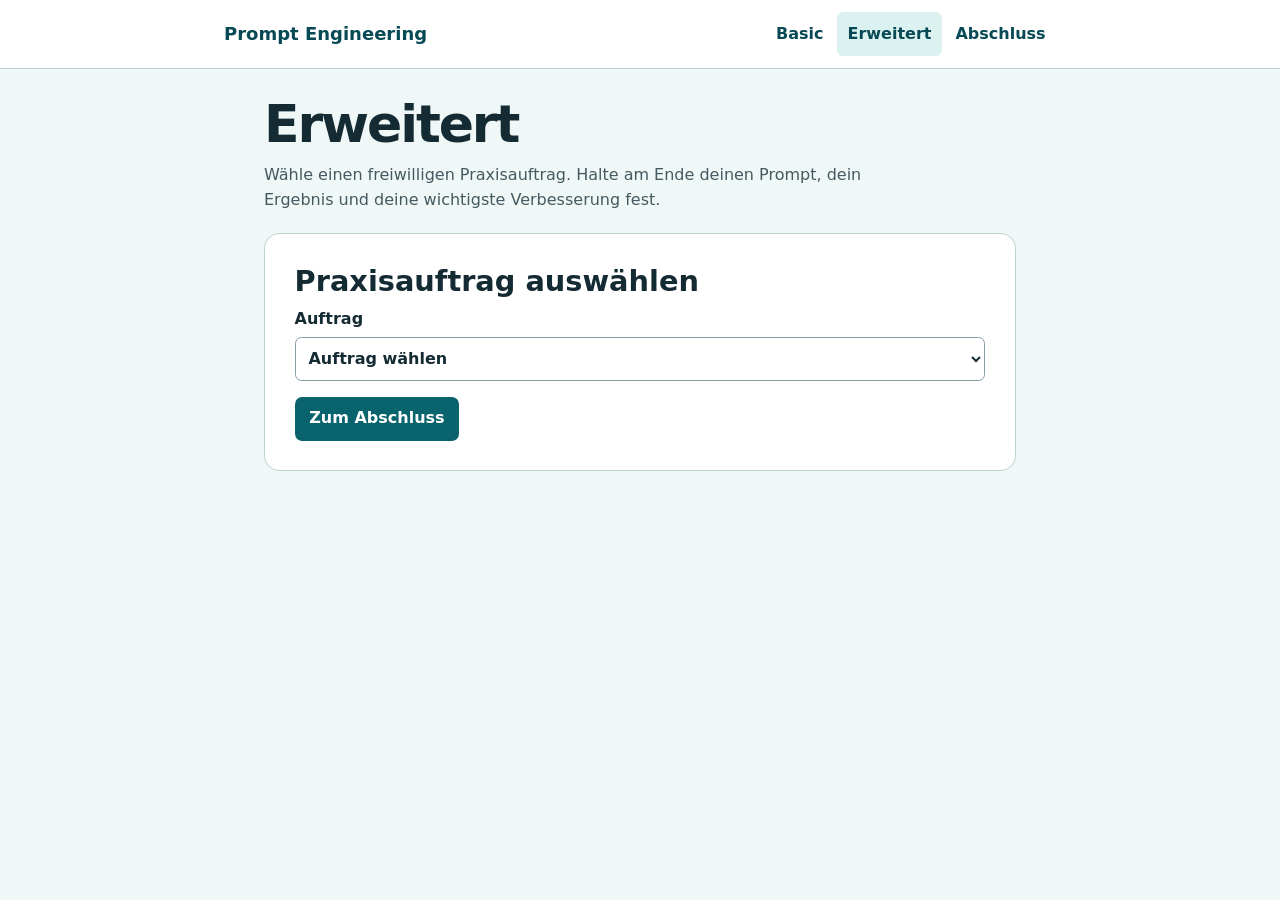
<file: erweitert.html>
<!doctype html>
<html lang="de-CH">
<head>
  <meta charset="utf-8">
  <meta name="viewport" content="width=device-width, initial-scale=1">
  <title>Prompt Engineering · Erweitert</title>
  <link rel="stylesheet" href="assets/kurs.css">
  <script defer src="assets/kurs.js"></script>
</head>
<body data-page="erweitert">
  <a class="skip-link" href="#inhalt">Zum Inhalt</a>
  <header class="site-header">
    <div class="site-header-inner">
      <a class="site-name" href="index.html">Prompt Engineering</a>
      <nav aria-label="Lernbereiche">
        <a href="index.html">Basic</a>
        <a href="erweitert.html" aria-current="page">Erweitert</a>
        <a href="index.html#abschluss">Abschluss</a>
      </nav>
    </div>
  </header>
  <main id="inhalt">
    <noscript><p class="notice">Aktiviere JavaScript, um einen Auftrag zu wählen und deine Ergebnisse festzuhalten.</p></noscript>
    <p id="storage-notice" class="notice" role="status" hidden>Dieser Browser kann deinen Fortschritt nicht speichern.</p>

    <header class="page-heading">
      <h1>Erweitert</h1>
      <p>Wähle einen freiwilligen Praxisauftrag. Halte am Ende deinen Prompt, dein Ergebnis und deine wichtigste Verbesserung fest.</p>
    </header>
    <section class="panel" aria-labelledby="praxis-title">
      <h2 id="praxis-title">Praxisauftrag auswählen</h2>
      <label for="task-choice">Auftrag
        <select id="task-choice">
          <option value="">Auftrag wählen</option>
        </select>
      </label>
      <div id="task-content" hidden>
        <h3 id="task-title"></h3>
        <div id="practice-example"></div>
        <ol id="task-steps" class="task-steps"></ol>
        <details class="self-check">
          <summary>Woran erkenne ich ein gutes Ergebnis?</summary>
          <p id="task-criteria"></p>
        </details>
        <div class="work-fields">
          <label for="work-prompt">Dein endgültiger Prompt <small>(max. 340 Zeichen)</small>
            <textarea id="work-prompt" rows="3" maxlength="340"></textarea>
          </label>
          <label for="work-result">Kurzer Antwortausschnitt oder Bildbeschreibung <small>(max. 340 Zeichen)</small>
            <textarea id="work-result" rows="3" maxlength="340"></textarea>
          </label>
          <label for="work-change">Was hast du verbessert? <small>(max. 180 Zeichen)</small>
            <textarea id="work-change" rows="2" maxlength="180"></textarea>
          </label>
        </div>
        <p id="work-status" role="status"></p>
      </div>
      <div class="actions">
        <a class="button" href="index.html#abschluss">Zum Abschluss</a>
      </div>
    </section>

    <template id="practice-example-feedback">
      <figure class="course-example" aria-label="Beispiel für eine gezielte Überarbeitung">
        <ol class="example-revision" role="list">
          <li class="example-card">
            <p class="example-label"><svg viewBox="0 0 24 24" aria-hidden="true" focusable="false"><circle cx="10" cy="10" r="5"/><path d="m14 14 5 5"/></svg>Stelle finden</p>
            <p>«Reibung» bleibt unklar.</p>
          </li>
          <li class="example-card example-instruction">
            <p class="example-label"><svg viewBox="0 0 24 24" aria-hidden="true" focusable="false"><path d="M20 16H8l-4 4V7a2 2 0 0 1 2-2h12a2 2 0 0 1 2 2zM8 10h8"/></svg>Änderung verlangen</p>
            <p>«Erkläre Reibung mit einem Alltagsbeispiel.»</p>
          </li>
          <li class="example-card">
            <p class="example-label"><svg viewBox="0 0 24 24" aria-hidden="true" focusable="false"><rect x="5" y="5" width="14" height="14" rx="2"/><path d="m8 12 3 3 5-6"/></svg>Ergebnis prüfen</p>
            <p>Ist das Beispiel da? Verstehst du den Begriff jetzt?</p>
          </li>
        </ol>
      </figure>
    </template>

    <template id="practice-example-stil">
      <figure class="course-example example-pair" aria-label="Angaben und Ton einer Beispielmitteilung">
        <div class="example-card">
          <p class="example-label"><svg viewBox="0 0 24 24" aria-hidden="true" focusable="false"><rect x="5" y="4" width="14" height="16" rx="2"/><path d="M8 9h8m-8 5h6"/></svg>Was steht drin?</p>
          <p>Büchertausch am Freitag</p>
        </div>
        <div class="example-card example-instruction">
          <p class="example-label"><svg viewBox="0 0 24 24" aria-hidden="true" focusable="false"><path d="M7 17H4v-4L15 2l4 4L8 17H7zm6-13 4 4M4 21h16"/></svg>Wie klingt es?</p>
          <p>Ruhig und sachlich</p>
        </div>
      </figure>
    </template>

    <template id="practice-example-loesung">
      <figure class="course-example example-motion" aria-label="Höhenänderung der Schnecke an einem Tag und in der Nacht">
        <svg viewBox="0 0 160 76" aria-hidden="true" focusable="false">
          <path class="example-guide" d="M16 65h128M16 11h128m-57 36h57"/>
          <path d="M25 65 83 11m-3 10 3-10-10 2"/>
          <path class="example-descent" d="M90 11 136 47m-12-1 12 1-4-11"/>
        </svg>
        <dl class="example-motion-labels">
          <div><dt>Am Tag</dt><dd>+3 m</dd></div>
          <div><dt>Nachts</dt><dd>−2 m</dd></div>
        </dl>
      </figure>
    </template>

    <template id="practice-example-sichtweisen">
      <figure class="course-example" aria-label="Zwei vorgegebene Sichtweisen und Platz für eine dritte">
        <ol class="example-revision" role="list">
          <li class="example-card">
            <p class="example-label"><svg viewBox="0 0 24 24" aria-hidden="true" focusable="false"><path d="m3 8 9-4 9 4-9 4-9-4zm4 3v5c3 2 7 2 10 0v-5"/></svg>Schüler:in</p>
          </li>
          <li class="example-card">
            <p class="example-label"><svg viewBox="0 0 24 24" aria-hidden="true" focusable="false"><rect x="4" y="4" width="16" height="12" rx="2"/><path d="M12 16v4m-4 0h8M8 8h8"/></svg>Lehrperson</p>
          </li>
          <li class="example-card example-instruction">
            <p class="example-label"><svg viewBox="0 0 24 24" aria-hidden="true" focusable="false"><circle cx="12" cy="12" r="8"/><path d="M9.5 9a2.5 2.5 0 1 1 4 2c-1.1.7-1.5 1.2-1.5 2.5m0 2.8h.01"/></svg>Deine dritte Sicht</p>
          </li>
        </ol>
      </figure>
    </template>

    <template id="practice-example-promptentwurf">
      <figure class="course-example example-frame" aria-label="Bildaufbau mit Platz für eine Überschrift">
        <div class="example-frame-title">Platz für die Überschrift</div>
        <div class="example-frame-content">
          <svg viewBox="0 0 24 24" aria-hidden="true" focusable="false"><rect x="3" y="4" width="18" height="16" rx="2"/><circle cx="16" cy="9" r="1.5"/><path d="m4 17 5-6 5 6m-2-2 2-2 5 4"/></svg>
          <span>Motiv unten im Bild</span>
        </div>
      </figure>
    </template>

    <template id="practice-example-quelle">
      <figure class="course-example" aria-label="Eine belegte und eine offene Frage zu einem Aushang">
        <div class="example-card example-table-heading">
          <p class="example-label"><svg viewBox="0 0 24 24" aria-hidden="true" focusable="false"><rect x="4" y="4" width="16" height="16" rx="2"/><path d="M8 9h8m-8 5h6"/></svg>Aushang</p>
          <p>«<mark>Eintritt frei</mark>.»</p>
        </div>
        <table class="example-pattern">
          <thead><tr><th scope="col">Frage</th><th scope="col">Beleg</th></tr></thead>
          <tbody>
            <tr><td>Kostet der Eintritt etwas?</td><td>«<mark>Eintritt frei</mark>»</td></tr>
            <tr><td>Muss man sich anmelden?</td><td>Keine Angabe</td></tr>
          </tbody>
        </table>
      </figure>
    </template>

    <template id="practice-example-vorlage">
      <figure class="course-example" aria-label="Eine Schablone mit unterschiedlichen Themen und Klassen">
        <div class="example-card example-table-heading">
          <p class="example-label"><svg viewBox="0 0 24 24" aria-hidden="true" focusable="false"><path d="M8 5H5v14h3m8-14h3v14h-3M10 12h4"/></svg>Schablone</p>
          <p>Erkläre <mark>[THEMA]</mark> für <mark>[KLASSE]</mark> in zwei Sätzen.</p>
        </div>
        <table class="example-pattern">
          <thead><tr><th scope="col">Thema</th><th scope="col">Klasse</th></tr></thead>
          <tbody>
            <tr><td>Wolken</td><td>6. Klasse</td></tr>
            <tr><td>Magnete</td><td>8. Klasse</td></tr>
          </tbody>
        </table>
      </figure>
    </template>
  </main>
</body>
</html>
</file>
<file: gpt/assets/kurs.css>
:root {
  color-scheme: light;
  --ink: #152b34;
  --muted: #445960;
  --paper: #fff;
  --background: #eff7f7;
  --line: #bbd0d3;
  --primary: #09636d;
  --primary-dark: #074954;
  --selected: #dcf2f1;
  --success-bg: #e7f5ec;
  --success: #22583c;
  --warning-bg: #fff1e8;
  --warning: #853b22;
  font-family: system-ui, sans-serif;
}

* { box-sizing: border-box; }

[hidden] { display: none !important; }

body { margin: 0; background: var(--background); color: var(--ink); line-height: 1.55; }

a { color: var(--primary-dark); text-underline-offset: 0.2em; }

button, input, select, textarea { font: inherit; }

:focus-visible { outline: 3px solid #a33f1c; outline-offset: 3px; }

h1, h2, h3, p { margin: 0; }

h1, h2, h3 { line-height: 1.2; }

p + p { margin-top: 0.75rem; }

.site-header {
  background: var(--paper);
  border-bottom: 1px solid var(--line);
}

.site-header-inner {
  display: flex;
  align-items: center;
  justify-content: space-between;
  flex-wrap: wrap;
  gap: 0.65rem 1rem;
  max-width: 54rem;
  padding: 0.75rem 1rem;
  margin-inline: auto;
}

.site-name { font-size: 1.125rem; font-weight: 750; text-decoration: none; }

nav { display: flex; flex-wrap: wrap; gap: 0.2rem; }

nav a {
  display: inline-flex;
  align-items: center;
  min-height: 44px;
  padding: 0.35rem 0.65rem;
  border-radius: 0.4rem;
  font-weight: 650;
  text-decoration: none;
}

nav a:hover, nav a[aria-current="page"] { background: var(--selected); }

.skip-link { position: absolute; top: 0.5rem; left: 0.5rem; transform: translateY(-200%); }

.skip-link:focus { transform: none; background: var(--paper); z-index: 1; padding: 0.65rem; }

main { max-width: 49rem; margin: 0 auto; padding: 1.5rem 1rem 3rem; }

.page-heading { margin-bottom: 1.25rem; }

.page-heading h1 { font-size: clamp(2.2rem, 7vw, 3.25rem); letter-spacing: -0.04em; }

.page-heading p { max-width: 59ch; margin-top: 0.5rem; color: var(--muted); }

.progress-area { margin-bottom: 0.85rem; color: var(--muted); font-size: 0.875rem; font-weight: 650; }

progress { display: block; width: 100%; margin-top: 0.3rem; height: 0.7rem; accent-color: var(--primary); }

.panel {
  background: var(--paper);
  border: 1px solid var(--line);
  border-radius: 0.95rem;
  padding: clamp(1rem, 4vw, 1.85rem);
}

.panel h2 { margin-bottom: 0.55rem; font-size: clamp(1.35rem, 5vw, 1.8rem); }

.panel h3 { margin: 1.35rem 0 0.6rem; font-size: 1.2rem; }

.context-label { color: var(--primary-dark); font-size: 0.875rem; font-weight: 700; margin-bottom: 0.45rem; }

.course-example {
  margin: 0.9rem 0 0;
  padding: 0.55rem;
  border: 1px solid var(--line);
  border-radius: 0.6rem;
  background: var(--background);
  font-size: 0.875rem;
  line-height: 1.35;
}

.course-example svg {
  flex: 0 0 auto;
  width: 1.1rem;
  height: 1.1rem;
  color: var(--primary);
  fill: none;
  stroke: currentColor;
  stroke-width: 1.8;
  stroke-linecap: round;
  stroke-linejoin: round;
}

.example-prompt, .example-revision {
  display: grid;
  grid-template-columns: repeat(3, minmax(0, 1fr));
  gap: 0.4rem;
  margin: 0;
  padding: 0;
}

.example-prompt div, .example-card {
  padding: 0.55rem;
  border-radius: 0.35rem;
  background: var(--paper);
  overflow-wrap: anywhere;
}

.example-prompt dt, .example-label {
  display: flex;
  align-items: center;
  gap: 0.35rem;
  color: var(--primary-dark);
  font-weight: 750;
}

.example-prompt dd, .example-card p + p { margin: 0.25rem 0 0; }

.example-pattern { width: 100%; border-collapse: collapse; text-align: left; }

.example-pattern th, .example-pattern td { width: 50%; padding: 0.3rem 0.55rem; }

.example-pattern th { color: var(--primary-dark); }

.example-pattern td { border-top: 2px solid var(--background); background: var(--paper); }

.example-pattern svg { margin-right: 0.25rem; vertical-align: middle; }

.example-comparison {
  display: grid;
  grid-template-columns: minmax(0, 1fr) auto minmax(0, 1fr);
  gap: 0.45rem;
  align-items: center;
}

.example-comparison .example-card { min-height: 100%; }

.course-example mark {
  padding-inline: 0.16em;
  border-radius: 0.2em;
  color: var(--primary-dark);
  background: var(--selected);
  font-weight: 750;
  white-space: nowrap;
}

.example-revision { list-style: none; }

.example-instruction { background: var(--selected); }

.example-pair, .example-motion {
  display: grid;
  grid-template-columns: repeat(2, minmax(0, 1fr));
  gap: 0.4rem;
}

.example-motion { align-items: center; max-width: 26rem; }

.example-motion > svg { width: 100%; height: 4.75rem; }

.example-guide { stroke: #a0b9bd; stroke-dasharray: 3 4; }

.example-descent { stroke: var(--warning); }

.example-motion-labels {
  margin: 0;
  padding: 0.55rem;
  border-radius: 0.35rem;
  background: var(--paper);
}

.example-motion-labels div { display: flex; flex-wrap: wrap; justify-content: space-between; gap: 0.25rem 0.6rem; }

.example-motion-labels div + div { margin-top: 0.35rem; }

.example-motion-labels dd { margin: 0; font-weight: 750; white-space: nowrap; }

.example-frame { max-width: 26rem; }

.example-frame-title, .example-frame-content {
  padding: 0.6rem;
  border-radius: 0.35rem;
  text-align: center;
}

.example-frame-title {
  border: 1px dashed var(--primary);
  background: var(--paper);
  color: var(--primary-dark);
  font-weight: 750;
}

.example-frame-content {
  display: flex;
  align-items: center;
  justify-content: center;
  gap: 0.4rem;
  min-height: 2.85rem;
  margin-top: 0.4rem;
  background: var(--selected);
}

.example-table-heading { margin-bottom: 0.3rem; }

.question { margin: 1.35rem 0 0; padding: 0; border: 0; min-width: 0; }

.question legend { font-weight: 700; padding: 0; }

.question-context {
  white-space: pre-line;
  padding: 0.65rem 0.85rem;
  margin-top: 0.35rem;
  background: var(--background);
  border-inline-start: 3px solid #67a8ad;
  border-radius: 0.3rem;
  overflow-wrap: anywhere;
}

.answers { display: grid; gap: 0.45rem; margin-top: 0.6rem; }

button, .button {
  display: inline-flex;
  align-items: center;
  justify-content: center;
  min-height: 44px;
  padding: 0.45rem 0.85rem;
  border: 1px solid transparent;
  border-radius: 0.45rem;
  color: var(--paper);
  background: var(--primary);
  font-weight: 700;
  text-decoration: none;
  cursor: pointer;
}

button:not(:disabled):hover, .button:hover { background: var(--primary-dark); }

button:disabled { opacity: 0.55; cursor: default; }

.secondary, .option { color: var(--ink); background: var(--paper); border-color: var(--line); }

.secondary:not(:disabled):hover, .option:not(:disabled):hover { background: var(--selected); }

.option { justify-content: start; font-weight: 500; text-align: start; overflow-wrap: anywhere; }

.option.correct, .option.correct:hover { background: var(--success-bg); border-color: var(--success); color: var(--success); }

.option.incorrect { border-color: var(--warning); }

.option[aria-disabled="true"] { cursor: default; }

.feedback { margin-top: 0.4rem; }

.feedback:not(:empty), .notice { padding: 0.55rem 0.75rem; border-radius: 0.4rem; }

.feedback.success { color: var(--success); background: var(--success-bg); }

.feedback.try-again, .notice { color: var(--warning); background: var(--warning-bg); }

.notice { margin-bottom: 1rem; }

.award-symbols { position: absolute; }

.award {
  --medal-paper: #def3ed;
  --medal-line: #99cebc;
  --medal-ink: #175c49;
  display: flex;
  align-items: center;
  gap: 0.55rem;
  min-width: 0;
  padding: 0.6rem;
  border: 1px solid var(--line);
  border-radius: 0.55rem;
  background: var(--paper);
}

.award[data-award="beispiel"] { --medal-paper: #f0e8f8; --medal-line: #d4bce7; --medal-ink: #654184; }
.award[data-award="beleg"] { --medal-paper: #e4f0fb; --medal-line: #a8c7e4; --medal-ink: #2c5681; }
.award[data-award="antwort"] { --medal-paper: #fff0d8; --medal-line: #e4c286; --medal-ink: #815013; }

.award-medal {
  display: grid;
  place-items: center;
  flex: 0 0 auto;
  width: 2.2rem;
  height: 2.2rem;
  border: 1px solid var(--medal-line);
  border-radius: 50%;
  background: var(--medal-paper);
  color: var(--medal-ink);
}

.award-medal svg, .completion-trophy svg {
  display: block;
  width: 1.35rem;
  height: 1.35rem;
  fill: none;
  stroke: currentColor;
  stroke-width: 1.75;
  stroke-linecap: round;
  stroke-linejoin: round;
}

.award-caption, .award-name { display: block; }

.award-caption { font-size: 0.8rem; color: var(--muted); }

.award-name { font-size: 0.9rem; font-weight: 750; line-height: 1.25; overflow-wrap: anywhere; }

.station-award { margin-top: 1rem; border-color: var(--medal-line); background: var(--medal-paper); }

.station-award .award-medal { background: var(--paper); }

.award-flight-layer {
  position: fixed;
  inset-inline: 0;
  top: max(0.85rem, env(safe-area-inset-top));
  z-index: 3;
  display: grid;
  justify-items: center;
  padding-inline: 0.75rem;
  pointer-events: none;
}

.award-flight {
  padding: 0.75rem 1rem;
  border-color: var(--medal-line);
  background: var(--medal-paper);
  box-shadow: 0 0.65rem 1.75rem #152b3433;
  animation: award-flight 1.55s ease-out both;
}

.award-flight .award-medal {
  width: 2.75rem;
  height: 2.75rem;
  background: var(--paper);
  animation: medal-turn 720ms ease-out both;
}

@keyframes award-flight {
  0% { opacity: 0; transform: translateY(2.75rem) scale(0.92); }
  20% { opacity: 1; transform: translateY(-0.18rem) scale(1.025); }
  33%, 80% { opacity: 1; transform: translateY(0) scale(1); }
  100% { opacity: 0; transform: translateY(-0.75rem) scale(0.98); }
}

@keyframes medal-turn {
  0% { transform: perspective(15rem) rotateY(0deg) scale(0.78); }
  68% { transform: perspective(15rem) rotateY(310deg) scale(1.1); }
  100% { transform: perspective(15rem) rotateY(360deg) scale(1); }
}

@keyframes trophy-rise {
  0% { opacity: 0; transform: translateY(1.25rem) scale(0.72); }
  75% { opacity: 1; transform: translateY(-0.15rem) scale(1.08); }
  100% { opacity: 1; transform: translateY(0) scale(1); }
}

@keyframes sparks-appear {
  0%, 55% { opacity: 0; }
  80%, 100% { opacity: 1; }
}

.completion-celebration {
  display: flex;
  align-items: center;
  gap: clamp(0.65rem, 3vw, 1.2rem);
  padding: clamp(0.8rem, 4vw, 1.35rem);
  border: 1px solid #9bc8bd;
  border-radius: 0.75rem;
  background: linear-gradient(110deg, #dff2ed, #f7f9ee);
}

.completion-celebration h1 { font-size: clamp(1.65rem, 6vw, 2.75rem); }

.completion-celebration p { margin-top: 0.3rem; }

.completion-trophy {
  display: grid;
  place-items: center;
  flex: 0 0 auto;
  width: clamp(2.75rem, 10vw, 4rem);
  aspect-ratio: 1;
  border: 1px solid #debb79;
  border-radius: 50%;
  background: #fff1d0;
  color: #7e4b13;
  animation: trophy-rise 560ms ease-out both;
}

.completion-trophy svg { width: 78%; height: 78%; animation: medal-turn 760ms ease-out both; }

.trophy-cup { fill: #efbd58; }

.trophy-star { fill: #fff5d9; stroke-width: 1; }

.trophy-sparks { stroke: #a6661c; stroke-width: 1.5; animation: sparks-appear 900ms ease-out both; }

.completion-awards {
  display: grid;
  grid-template-columns: repeat(4, minmax(0, 1fr));
  gap: 0.45rem;
  margin: 0.55rem 0 0;
  padding: 0;
  list-style: none;
}

.actions { display: flex; flex-wrap: wrap; align-items: center; gap: 0.6rem 1rem; margin-top: 1rem; }

.form-grid, .work-fields { display: grid; gap: 0.85rem; margin: 1rem 0; }

.form-grid { grid-template-columns: minmax(0, 2fr) minmax(0, 1fr); }

label { display: block; font-weight: 650; }

label small { font-weight: 500; color: var(--muted); }

input, select, textarea {
  display: block;
  width: 100%;
  min-height: 44px;
  margin-top: 0.3rem;
  padding: 0.48rem 0.55rem;
  color: var(--ink);
  background: var(--paper);
  border: 1px solid #829fa4;
  border-radius: 0.4rem;
}

textarea { resize: vertical; }

.task-steps { padding-left: 1.4rem; }

.task-steps li { padding-left: 0.2rem; margin-bottom: 0.32rem; }

.self-check { border-radius: 0.5rem; padding: 0.7rem 0.85rem; background: var(--background); }

.self-check summary { cursor: pointer; font-weight: 650; }

.self-check p { margin-top: 0.35rem; }

#download-status { margin-top: 0.6rem; }

@media (max-width: 31rem) {
  .form-grid { grid-template-columns: 1fr; }
  .example-prompt dt { display: block; }
  .example-prompt dt svg { display: block; margin-bottom: 0.25rem; }
  .example-revision { grid-template-columns: 1fr; }
  .completion-awards { grid-template-columns: repeat(2, minmax(0, 1fr)); }
}

@media (max-width: 24rem) {
  .site-header-inner { gap: 0.1rem; }
}

@media (prefers-reduced-motion: reduce) {
  .award-flight-layer { display: none; }
  .completion-trophy, .completion-trophy svg, .trophy-sparks { animation: none; }
}
</file>
<file: assets/kurs.css>
:root {
  color-scheme: light;
  --ink: #152b34;
  --muted: #445960;
  --paper: #fff;
  --background: #eff7f7;
  --line: #bbd0d3;
  --primary: #09636d;
  --primary-dark: #074954;
  --selected: #dcf2f1;
  --success-bg: #e7f5ec;
  --success: #22583c;
  --warning-bg: #fff1e8;
  --warning: #853b22;
  font-family: system-ui, sans-serif;
}

* { box-sizing: border-box; }

[hidden] { display: none !important; }

body { margin: 0; background: var(--background); color: var(--ink); line-height: 1.55; }

a { color: var(--primary-dark); text-underline-offset: 0.2em; }

button, input, select, textarea { font: inherit; }

:focus-visible { outline: 3px solid #a33f1c; outline-offset: 3px; }

h1, h2, h3, p { margin: 0; }

h1, h2, h3 { line-height: 1.2; }

p + p { margin-top: 0.75rem; }

.site-header {
  background: var(--paper);
  border-bottom: 1px solid var(--line);
}

.site-header-inner {
  display: flex;
  align-items: center;
  justify-content: space-between;
  flex-wrap: wrap;
  gap: 0.65rem 1rem;
  max-width: 54rem;
  padding: 0.75rem 1rem;
  margin-inline: auto;
}

.site-name { font-size: 1.125rem; font-weight: 750; text-decoration: none; }

nav { display: flex; flex-wrap: wrap; gap: 0.2rem; }

nav a {
  display: inline-flex;
  align-items: center;
  min-height: 44px;
  padding: 0.35rem 0.65rem;
  border-radius: 0.4rem;
  font-weight: 650;
  text-decoration: none;
}

nav a:hover, nav a[aria-current="page"] { background: var(--selected); }

.skip-link { position: absolute; top: 0.5rem; left: 0.5rem; transform: translateY(-200%); }

.skip-link:focus { transform: none; background: var(--paper); z-index: 1; padding: 0.65rem; }

main { max-width: 49rem; margin: 0 auto; padding: 1.5rem 1rem 3rem; }

.page-heading { margin-bottom: 1.25rem; }

.page-heading h1 { font-size: clamp(2.2rem, 7vw, 3.25rem); letter-spacing: -0.04em; }

.page-heading p { max-width: 59ch; margin-top: 0.5rem; color: var(--muted); }

.progress-area { margin-bottom: 0.85rem; color: var(--muted); font-size: 0.875rem; font-weight: 650; }

progress { display: block; width: 100%; margin-top: 0.3rem; height: 0.7rem; accent-color: var(--primary); }

.panel {
  background: var(--paper);
  border: 1px solid var(--line);
  border-radius: 0.95rem;
  padding: clamp(1rem, 4vw, 1.85rem);
}

.panel h2 { margin-bottom: 0.55rem; font-size: clamp(1.35rem, 5vw, 1.8rem); }

.panel h3 { margin: 1.35rem 0 0.6rem; font-size: 1.2rem; }

.context-label { color: var(--primary-dark); font-size: 0.875rem; font-weight: 700; margin-bottom: 0.45rem; }

.course-example {
  margin: 0.9rem 0 0;
  padding: 0.55rem;
  border: 1px solid var(--line);
  border-radius: 0.6rem;
  background: var(--background);
  font-size: 0.875rem;
  line-height: 1.35;
}

.course-example svg {
  flex: 0 0 auto;
  width: 1.1rem;
  height: 1.1rem;
  color: var(--primary);
  fill: none;
  stroke: currentColor;
  stroke-width: 1.8;
  stroke-linecap: round;
  stroke-linejoin: round;
}

.example-prompt, .example-revision {
  display: grid;
  grid-template-columns: repeat(3, minmax(0, 1fr));
  gap: 0.4rem;
  margin: 0;
  padding: 0;
}

.example-prompt div, .example-card {
  padding: 0.55rem;
  border-radius: 0.35rem;
  background: var(--paper);
  overflow-wrap: anywhere;
}

.example-prompt dt, .example-label {
  display: flex;
  align-items: center;
  gap: 0.35rem;
  color: var(--primary-dark);
  font-weight: 750;
}

.example-prompt dd, .example-card p + p { margin: 0.25rem 0 0; }

.example-pattern { width: 100%; border-collapse: collapse; text-align: left; }

.example-pattern th, .example-pattern td { width: 50%; padding: 0.3rem 0.55rem; }

.example-pattern th { color: var(--primary-dark); }

.example-pattern td { border-top: 2px solid var(--background); background: var(--paper); }

.example-pattern svg { margin-right: 0.25rem; vertical-align: middle; }

.example-comparison {
  display: grid;
  grid-template-columns: minmax(0, 1fr) auto minmax(0, 1fr);
  gap: 0.45rem;
  align-items: center;
}

.example-comparison .example-card { min-height: 100%; }

.course-example mark {
  padding-inline: 0.16em;
  border-radius: 0.2em;
  color: var(--primary-dark);
  background: var(--selected);
  font-weight: 750;
  white-space: nowrap;
}

.example-revision { list-style: none; }

.example-instruction { background: var(--selected); }

.example-pair, .example-motion {
  display: grid;
  grid-template-columns: repeat(2, minmax(0, 1fr));
  gap: 0.4rem;
}

.example-motion { align-items: center; max-width: 26rem; }

.example-motion > svg { width: 100%; height: 4.75rem; }

.example-guide { stroke: #a0b9bd; stroke-dasharray: 3 4; }

.example-descent { stroke: var(--warning); }

.example-motion-labels {
  margin: 0;
  padding: 0.55rem;
  border-radius: 0.35rem;
  background: var(--paper);
}

.example-motion-labels div { display: flex; flex-wrap: wrap; justify-content: space-between; gap: 0.25rem 0.6rem; }

.example-motion-labels div + div { margin-top: 0.35rem; }

.example-motion-labels dd { margin: 0; font-weight: 750; white-space: nowrap; }

.example-frame { max-width: 26rem; }

.example-frame-title, .example-frame-content {
  padding: 0.6rem;
  border-radius: 0.35rem;
  text-align: center;
}

.example-frame-title {
  border: 1px dashed var(--primary);
  background: var(--paper);
  color: var(--primary-dark);
  font-weight: 750;
}

.example-frame-content {
  display: flex;
  align-items: center;
  justify-content: center;
  gap: 0.4rem;
  min-height: 2.85rem;
  margin-top: 0.4rem;
  background: var(--selected);
}

.example-table-heading { margin-bottom: 0.3rem; }

.question { margin: 1.35rem 0 0; padding: 0; border: 0; min-width: 0; }

.question legend { font-weight: 700; padding: 0; }

.question-context {
  white-space: pre-line;
  padding: 0.65rem 0.85rem;
  margin-top: 0.35rem;
  background: var(--background);
  border-inline-start: 3px solid #67a8ad;
  border-radius: 0.3rem;
  overflow-wrap: anywhere;
}

.answers { display: grid; gap: 0.45rem; margin-top: 0.6rem; }

button, .button {
  display: inline-flex;
  align-items: center;
  justify-content: center;
  min-height: 44px;
  padding: 0.45rem 0.85rem;
  border: 1px solid transparent;
  border-radius: 0.45rem;
  color: var(--paper);
  background: var(--primary);
  font-weight: 700;
  text-decoration: none;
  cursor: pointer;
}

button:not(:disabled):hover, .button:hover { background: var(--primary-dark); }

button:disabled { opacity: 0.55; cursor: default; }

.secondary, .option { color: var(--ink); background: var(--paper); border-color: var(--line); }

.secondary:not(:disabled):hover, .option:not(:disabled):hover { background: var(--selected); }

.option { justify-content: start; font-weight: 500; text-align: start; overflow-wrap: anywhere; }

.option.correct, .option.correct:hover { background: var(--success-bg); border-color: var(--success); color: var(--success); }

.option.incorrect { border-color: var(--warning); }

.option[aria-disabled="true"] { cursor: default; }

.feedback { margin-top: 0.4rem; }

.feedback:not(:empty), .notice { padding: 0.55rem 0.75rem; border-radius: 0.4rem; }

.feedback.success { color: var(--success); background: var(--success-bg); }

.feedback.try-again, .notice { color: var(--warning); background: var(--warning-bg); }

.notice { margin-bottom: 1rem; }

.award-symbols { position: absolute; }

.award {
  --medal-paper: #def3ed;
  --medal-line: #99cebc;
  --medal-ink: #175c49;
  display: flex;
  align-items: center;
  gap: 0.55rem;
  min-width: 0;
  padding: 0.6rem;
  border: 1px solid var(--line);
  border-radius: 0.55rem;
  background: var(--paper);
}

.award[data-award="beispiel"] { --medal-paper: #f0e8f8; --medal-line: #d4bce7; --medal-ink: #654184; }
.award[data-award="beleg"] { --medal-paper: #e4f0fb; --medal-line: #a8c7e4; --medal-ink: #2c5681; }
.award[data-award="antwort"] { --medal-paper: #fff0d8; --medal-line: #e4c286; --medal-ink: #815013; }

.award-medal {
  display: grid;
  place-items: center;
  flex: 0 0 auto;
  width: 2.2rem;
  height: 2.2rem;
  border: 1px solid var(--medal-line);
  border-radius: 50%;
  background: var(--medal-paper);
  color: var(--medal-ink);
}

.award-medal svg, .completion-trophy svg {
  display: block;
  width: 1.35rem;
  height: 1.35rem;
  fill: none;
  stroke: currentColor;
  stroke-width: 1.75;
  stroke-linecap: round;
  stroke-linejoin: round;
}

.award-caption, .award-name { display: block; }

.award-caption { font-size: 0.8rem; color: var(--muted); }

.award-name { font-size: 0.9rem; font-weight: 750; line-height: 1.25; overflow-wrap: anywhere; }

.station-award { margin-top: 1rem; border-color: var(--medal-line); background: var(--medal-paper); }

.station-award .award-medal { background: var(--paper); }

.award-flight-layer {
  position: fixed;
  inset-inline: 0;
  top: max(0.85rem, env(safe-area-inset-top));
  z-index: 3;
  display: grid;
  justify-items: center;
  padding-inline: 0.75rem;
  pointer-events: none;
}

.award-flight {
  padding: 0.75rem 1rem;
  border-color: var(--medal-line);
  background: var(--medal-paper);
  box-shadow: 0 0.65rem 1.75rem #152b3433;
  animation: award-flight 1.55s ease-out both;
}

.award-flight .award-medal {
  width: 2.75rem;
  height: 2.75rem;
  background: var(--paper);
  animation: medal-turn 720ms ease-out both;
}

@keyframes award-flight {
  0% { opacity: 0; transform: translateY(2.75rem) scale(0.92); }
  20% { opacity: 1; transform: translateY(-0.18rem) scale(1.025); }
  33%, 80% { opacity: 1; transform: translateY(0) scale(1); }
  100% { opacity: 0; transform: translateY(-0.75rem) scale(0.98); }
}

@keyframes medal-turn {
  0% { transform: perspective(15rem) rotateY(0deg) scale(0.78); }
  68% { transform: perspective(15rem) rotateY(310deg) scale(1.1); }
  100% { transform: perspective(15rem) rotateY(360deg) scale(1); }
}

@keyframes trophy-rise {
  0% { opacity: 0; transform: translateY(1.25rem) scale(0.72); }
  75% { opacity: 1; transform: translateY(-0.15rem) scale(1.08); }
  100% { opacity: 1; transform: translateY(0) scale(1); }
}

@keyframes sparks-appear {
  0%, 55% { opacity: 0; }
  80%, 100% { opacity: 1; }
}

.completion-celebration {
  display: flex;
  align-items: center;
  gap: clamp(0.65rem, 3vw, 1.2rem);
  padding: clamp(0.8rem, 4vw, 1.35rem);
  border: 1px solid #9bc8bd;
  border-radius: 0.75rem;
  background: linear-gradient(110deg, #dff2ed, #f7f9ee);
}

.completion-celebration h1 { font-size: clamp(1.65rem, 6vw, 2.75rem); }

.completion-celebration p { margin-top: 0.3rem; }

.completion-trophy {
  display: grid;
  place-items: center;
  flex: 0 0 auto;
  width: clamp(2.75rem, 10vw, 4rem);
  aspect-ratio: 1;
  border: 1px solid #debb79;
  border-radius: 50%;
  background: #fff1d0;
  color: #7e4b13;
  animation: trophy-rise 560ms ease-out both;
}

.completion-trophy svg { width: 78%; height: 78%; animation: medal-turn 760ms ease-out both; }

.trophy-cup { fill: #efbd58; }

.trophy-star { fill: #fff5d9; stroke-width: 1; }

.trophy-sparks { stroke: #a6661c; stroke-width: 1.5; animation: sparks-appear 900ms ease-out both; }

.completion-awards {
  display: grid;
  grid-template-columns: repeat(4, minmax(0, 1fr));
  gap: 0.45rem;
  margin: 0.55rem 0 0;
  padding: 0;
  list-style: none;
}

.actions { display: flex; flex-wrap: wrap; align-items: center; gap: 0.6rem 1rem; margin-top: 1rem; }

.form-grid, .work-fields { display: grid; gap: 0.85rem; margin: 1rem 0; }

.form-grid { grid-template-columns: minmax(0, 2fr) minmax(0, 1fr); }

label { display: block; font-weight: 650; }

label small { font-weight: 500; color: var(--muted); }

input, select, textarea {
  display: block;
  width: 100%;
  min-height: 44px;
  margin-top: 0.3rem;
  padding: 0.48rem 0.55rem;
  color: var(--ink);
  background: var(--paper);
  border: 1px solid #829fa4;
  border-radius: 0.4rem;
}

textarea { resize: vertical; }

.task-steps { padding-left: 1.4rem; }

.task-steps li { padding-left: 0.2rem; margin-bottom: 0.32rem; }

.self-check { border-radius: 0.5rem; padding: 0.7rem 0.85rem; background: var(--background); }

.self-check summary { cursor: pointer; font-weight: 650; }

.self-check p { margin-top: 0.35rem; }

#download-status { margin-top: 0.6rem; }

@media (max-width: 31rem) {
  .form-grid { grid-template-columns: 1fr; }
  .example-prompt dt { display: block; }
  .example-prompt dt svg { display: block; margin-bottom: 0.25rem; }
  .example-revision { grid-template-columns: 1fr; }
  .completion-awards { grid-template-columns: repeat(2, minmax(0, 1fr)); }
}

@media (max-width: 24rem) {
  .site-header-inner { gap: 0.1rem; }
}

@media (prefers-reduced-motion: reduce) {
  .award-flight-layer { display: none; }
  .completion-trophy, .completion-trophy svg, .trophy-sparks { animation: none; }
}
</file>
